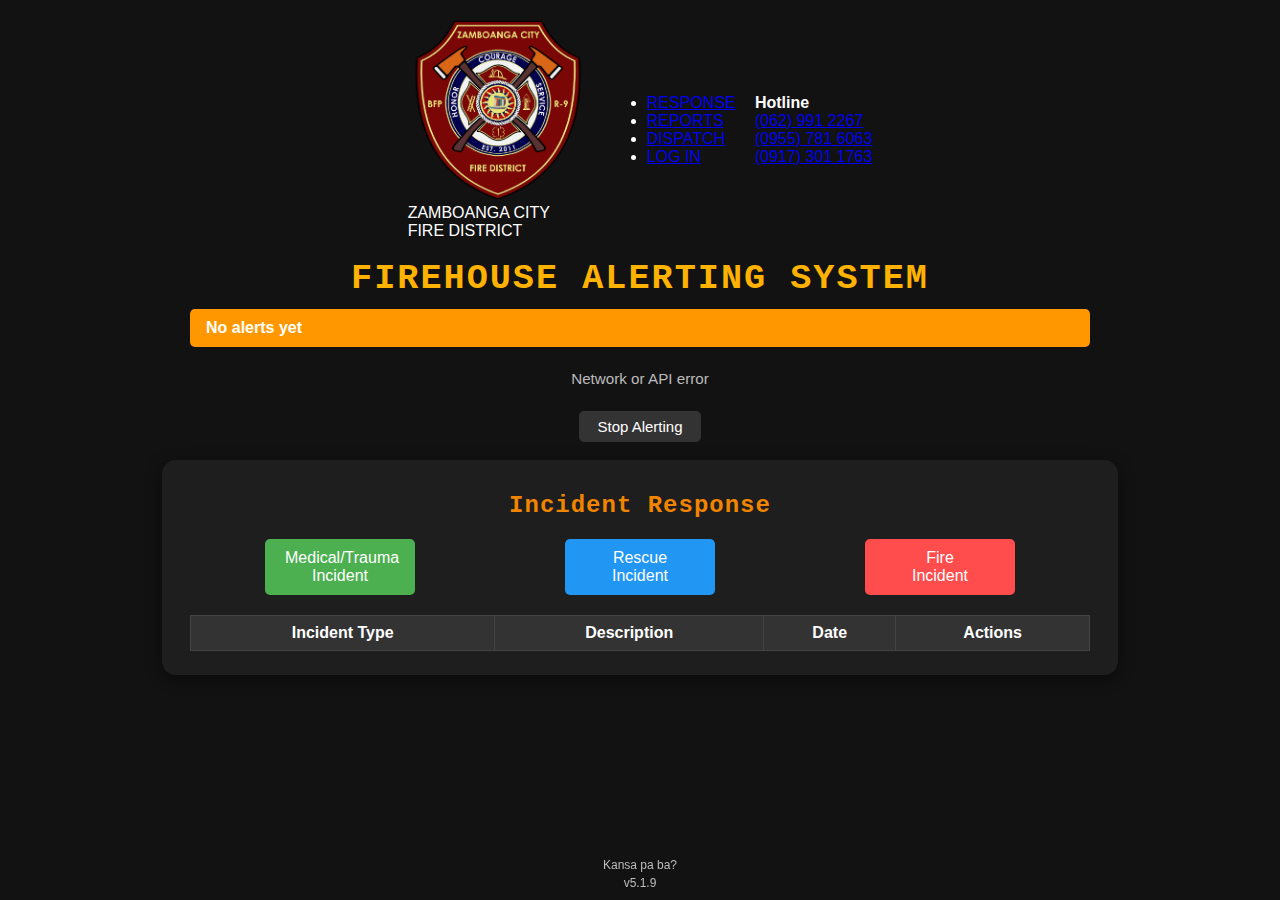
<file: index.html>
<!DOCTYPE html>
<html lang="en">
<head>
    <meta charset="UTF-8">
    <meta name="viewport" content="width=device-width, initial-scale=1.0">
    <title>Incident Response</title>
    <link rel="icon" type="image/png" href="Image/ZCFD Logo.png">
    <link rel="stylesheet" href="style.css">
</head>
<body>
    <div class="logos">
        <div class="logo-title-group">
            <div class="logo-container">
                <!--<img src="Image/BFP Logo.png" alt="BFP Logo">-->
                <img src="Image/ZCFD Logo.png" alt="ZCFD Logo">
                <!--<img src="Image/IIS Logo.png" alt="IIS Logo">-->
            </div>
            <div class="text-title">
                ZAMBOANGA CITY </br>
                FIRE DISTRICT
            </div>
        </div>
        <!-- Navigation Bar -->
        <nav class="main-nav">
            <ul>
                <li><a href="index.html">RESPONSE</a></li>
                <li><a href="mdfir.html">REPORTS</a></li>
                <li><a href="#" id="dispatcherNav">DISPATCH</a></li>
                <li><a href="#">LOG IN</a></li>
            </ul>
        </nav>
        <div class="contact-emergency">
            <strong>Hotline</strong><br>
            <a href="tel:0629912267">(062) 991 2267</a><br>
            <a href="tel:09557816063">(0955) 781 6063</a><br>
            <a href="tel:09173011763">(0917) 301 1763</a>
        </div>
    </div>

    <!-- Dispatcher Login Modal -->
    <div id="dispatcherModal" class="modal-bg" style="display:none;">
        <div class="modal-card">
            <span class="modal-close" id="closeDispatcherModal" title="Close">&times;</span>
            <h3>Dispatcher Login</h3>
            <form id="dispatcherLoginForm" autocomplete="off">
                <label for="dispatcherUser">Username:</label>
                <input type="text" id="dispatcherUser" required autofocus>
                <label for="dispatcherPass">Password:</label>
                <input type="password" id="dispatcherPass" required>
                <div id="dispatcherError" style="color:#f44336;font-size:0.95em;min-height:18px;"></div>
                <button type="submit">Login</button>
            </form>
        </div>
    </div>

    <div class="main-header">
        <span class="alerting-title">Firehouse Alerting System</span>
    </div>
    <div id="alertSection">
        <div id="alertBox">No alerts yet</div>
        <p id="status"></p>
        <button id="startBtn">Stop Alerting</button>
        <audio id="tone1" src="Tone/1st tone.mp3" preload="auto"></audio>
        <audio id="tone2" src="Tone/2nd tone.mp3" preload="auto"></audio>
    </div>
    <div class="container">
        <div class="incident-header">
            Incident Response
        </div>
        <div class="button-group">
            <button class="medical" onclick="location.href='medicalresponse.html'">Medical/Trauma Incident</button>
            <button class="rescue">Rescue Incident</button>
            <button class="fire" onclick="location.href='rtms_v3.html'">Fire <br>Incident</button>
        </div>
        <table>
            <thead>
                <tr>
                    <th>Incident Type</th>
                    <th>Description</th>
                    <th>Date</th>
                    <th>Actions</th>
                </tr>
            </thead>
            <tbody id="incidentTableBody">
                <!-- Data will be dynamically inserted here -->
            </tbody>
        </table>
    </div>
    <p class="credit">Kansa pa ba?</p>
    <p class="version">v5.1.9</p>
    <script src="main.js"></script>
    <script>

    // Dispatcher modal logic
    const dispatcherNav = document.getElementById('dispatcherNav');
    const dispatcherModal = document.getElementById('dispatcherModal');
    const closeDispatcherModal = document.getElementById('closeDispatcherModal');
    const dispatcherLoginForm = document.getElementById('dispatcherLoginForm');
    const dispatcherError = document.getElementById('dispatcherError');
    const dispatcherUser = document.getElementById('dispatcherUser');
    const dispatcherPass = document.getElementById('dispatcherPass');

    dispatcherNav.addEventListener('click', (e) => {
        e.preventDefault();
        dispatcherModal.style.display = 'flex';
        dispatcherError.textContent = '';
        dispatcherLoginForm.reset();
        setTimeout(() => dispatcherUser.focus(), 100);
    });

    closeDispatcherModal.addEventListener('click', () => {
        dispatcherModal.style.display = 'none';
    });

    dispatcherModal.addEventListener('click', (e) => {
        if (e.target === dispatcherModal) dispatcherModal.style.display = 'none';
    });

    dispatcherLoginForm.addEventListener('submit', function(e) {
        e.preventDefault();
        // Change these credentials as needed
        if (dispatcherUser.value === 'admin' && dispatcherPass.value === '123') {
            dispatcherModal.style.display = 'none';
            window.open('dispatch.html', '_blank');
        } else {
            dispatcherError.textContent = 'Invalid credentials.';
            dispatcherPass.value = '';
            dispatcherPass.focus();
        }
    });
    
    </script>
</body>
</html>
</file>
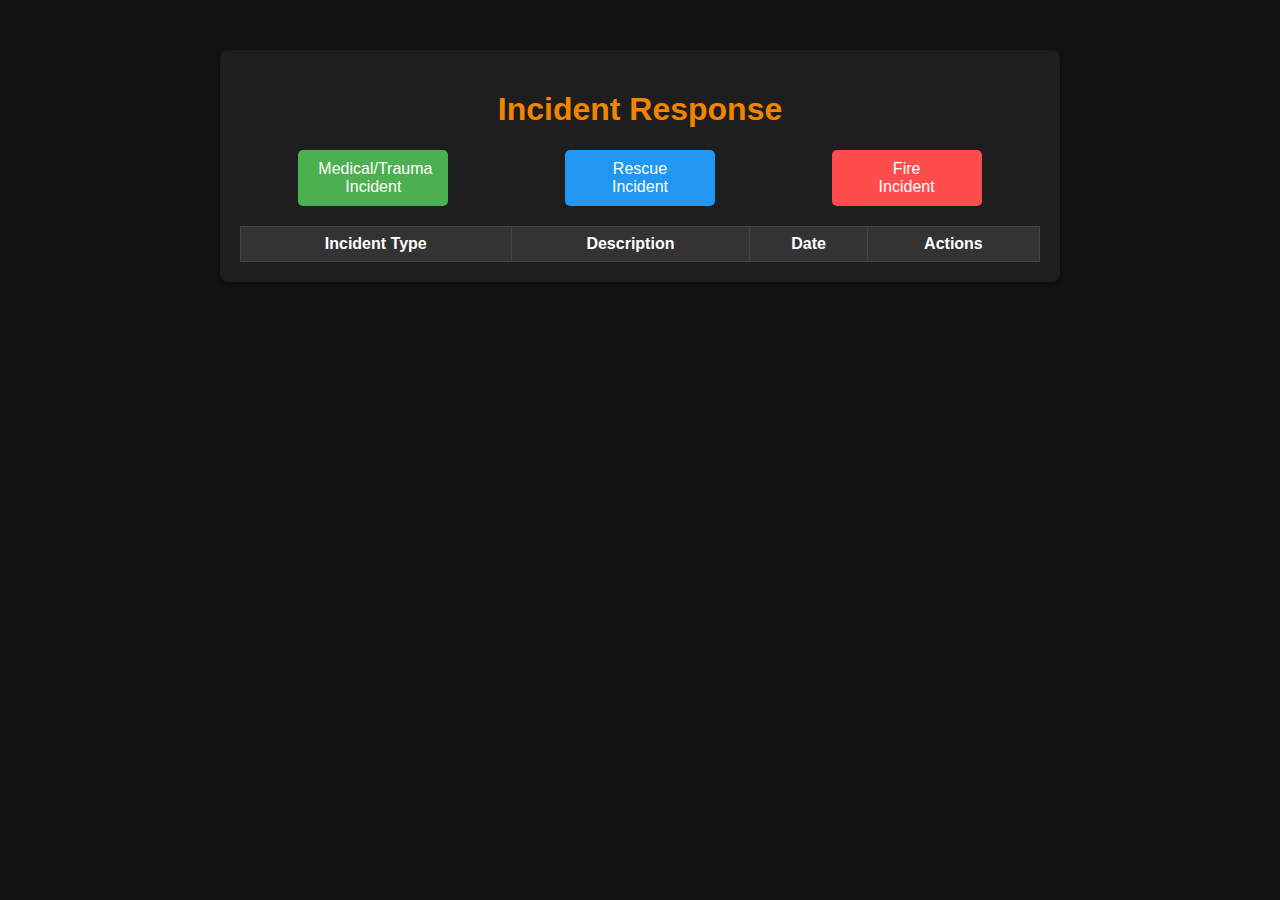
<file: dashboard.html>
<!DOCTYPE html>
<html lang="en">
<head>
    <meta charset="UTF-8">
    <meta name="viewport" content="width=device-width, initial-scale=1.0">
    <title>Incident Response</title>
    <style>
        body {
            font-family: Arial, sans-serif;
            margin: 0;
            padding: 0;
            background-color: #121212; /* Dark background */
            color: #ffffff; /* Light text color */
        }
        .container {
            max-width: 800px;
            margin: 50px auto;
            background: #1e1e1e; /* Darker container background */
            padding: 20px;
            border-radius: 8px;
            box-shadow: 0 2px 4px rgba(0, 0, 0, 0.5); /* Adjusted shadow for dark mode */
        }
        h1 {
            text-align: center;
            color: #f28500; /* Highlighted title color */
        }
        .button-group {
            display: flex;
            justify-content: space-around;
            margin: 20px 0;
        }
        .button-group button {
            padding: 10px 20px;
            font-size: 16px;
            border: none;
            border-radius: 5px;
            cursor: pointer;
            background-color: #333; /* Neutral button background */
            color: #fff; /* Light text color */
            transition: background-color 0.3s ease;
            width: 150px; /* Set a fixed width for uniform button size */
        }
        .button-group button:hover {
            background-color: #444; /* Slightly lighter on hover */
        }
        .button-group .fire {
            background-color: #ff4d4d;
        }
        .button-group .medical {
            background-color: #4caf50;
        }
        .button-group .rescue {
            background-color: #2196f3;
        }
        table {
            width: 100%;
            border-collapse: collapse;
            margin-top: 20px;
            background-color: #1e1e1e; /* Table background */
            color: #fff; /* Table text color */
        }
        table th, table td {
            border: 1px solid #444; /* Darker border for table */
            padding: 8px;
            text-align: center;
        }
        table th {
            background-color: #333; /* Header background */
        }
        .action-buttons button {
            margin: 0 5px;
            padding: 5px 10px;
            font-size: 14px;
            border: none;
            border-radius: 5px;
            cursor: pointer;
            transition: background-color 0.3s ease;
        }
        .action-buttons .edit {
            background-color: #ffc107;
            color: #000;
        }
        .action-buttons .delete {
            background-color: #f44336;
            color: #fff;
        }
    </style>
</head>
<body>
    <div class="container">
        <h1>Incident Response</h1>
        <div class="button-group">
            <button class="medical"onclick="location.href='medicalresponse.html'">Medical/Trauma Incident</button>
            <button class="rescue">Rescue Incident</button>
            <button class="fire" onclick="location.href='rtms_v3.html'">Fire <br>Incident</button>
        </div>
        <table>
            <thead>
                <tr>
                    <th>Incident Type</th>
                    <th>Description</th>
                    <th>Date</th>
                    <th>Actions</th>
                </tr>
            </thead>
            <tbody id="incidentTableBody">
                <!-- Data will be dynamically inserted here -->
            </tbody>
        </table>
    </div>

    <script>
        // Example data for demonstration
        const incidents = [

        ];

        function renderTable() {
            const tableBody = document.getElementById('incidentTableBody');
            tableBody.innerHTML = ''; // Clear existing rows

            incidents.forEach((incident, index) => {
                const row = document.createElement('tr');
                row.innerHTML = `
                    <td>${incident.type}</td>
                    <td>${incident.description}</td>
                    <td>${incident.date}</td>
                    <td class="action-buttons">
                        <button class="edit" onclick="editIncident(${index})">Edit</button>
                        <button class="delete" onclick="deleteIncident(${index})">Delete</button>
                    </td>
                `;
                tableBody.appendChild(row);
            });
        }

        function editIncident(index) {
            const newDescription = prompt('Edit description:', incidents[index].description);
            if (newDescription !== null) {
                incidents[index].description = newDescription;
                renderTable();
            }
        }

        function deleteIncident(index) {
            if (confirm('Are you sure you want to delete this incident?')) {
                incidents.splice(index, 1);
                renderTable();
            }
        }

        // Initial render
        renderTable();
    </script>
</body>
</html>
</file>
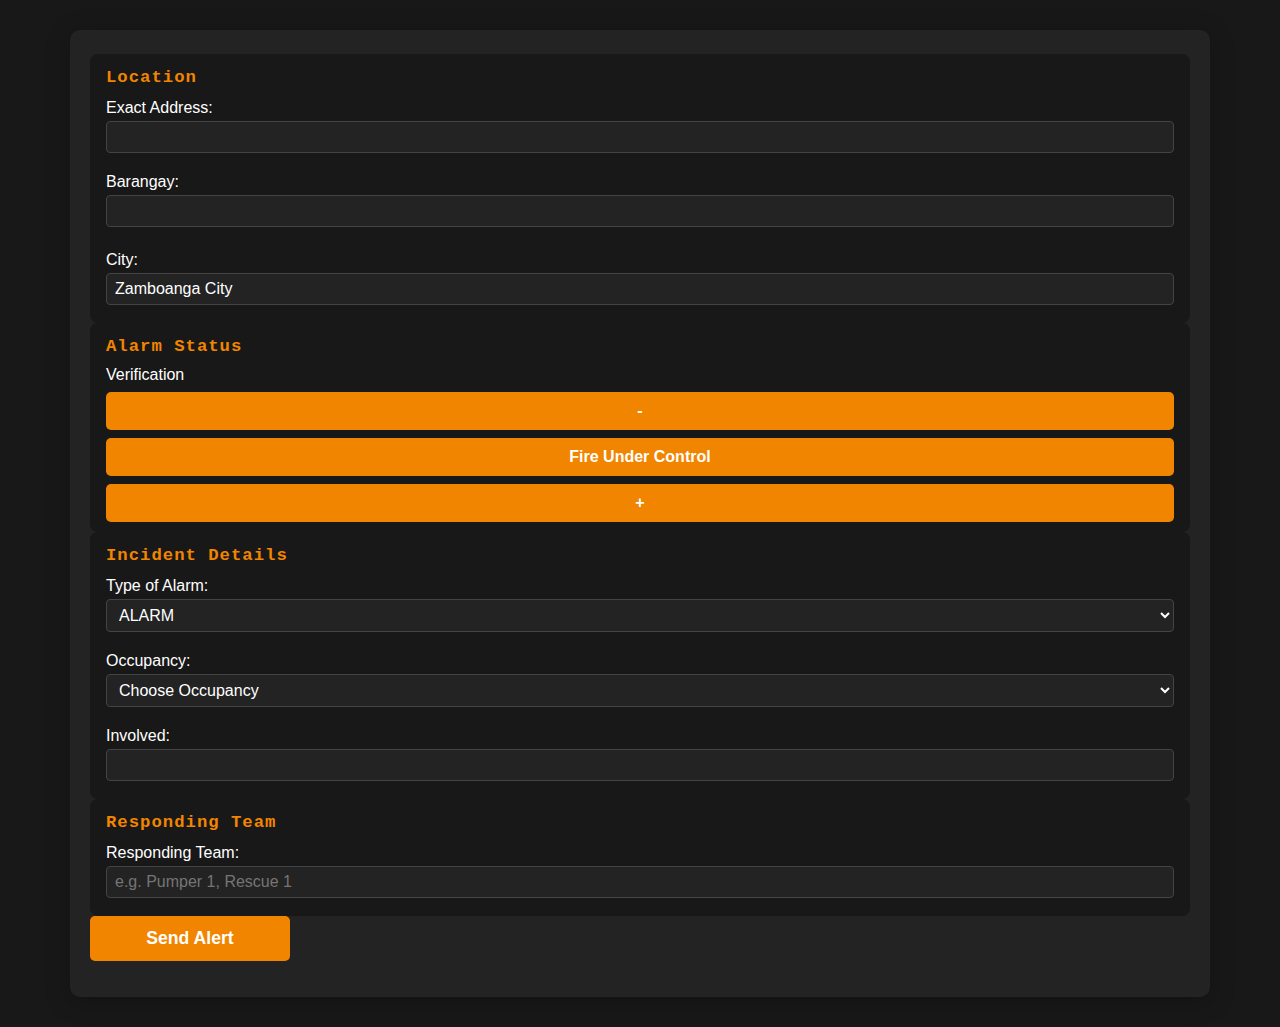
<file: dispatch.html>
<!DOCTYPE html>
<html lang="en">
<head>
    <meta charset="UTF-8">
    <title>Dispatcher CAD Entry</title>
    <meta name="viewport" content="width=device-width, initial-scale=1.0">
    <link rel="stylesheet" href="dispatch.css">
</head>
<body>
    <div class="dispatch-cad-container">
        <form id="dispatchForm" autocomplete="off">
            <div class="cad-section">
                <h3>Location</h3>
                <label for="exactaddress">Exact Address:</label>
                <input type="text" id="exactaddress" name="exactaddress" required>
                <div class="location-row">
                    <div>
                        <label for="barangay">Barangay:</label>
                        <input type="text" id="barangay" name="barangay" autocomplete="off" required oninput="filterBarangays()" onkeydown="handleBarangayKeydown(event)">
                        <ul id="barangay-suggestions" class="hidden"></ul>
                    </div>
                    <div>
                        <label for="city">City:</label>
                        <input type="text" id="city" name="city" value="Zamboanga City" required>
                    </div>
                </div>
            </div>
            <div class="cad-section">
                <h3>Alarm Status</h3>
                <input type="hidden" id="alarm" name="alarm" value="">
                <div class="alarm-status-row">
                    <span id="alarm-status-label">Verification</span>
                    <div class="alarm-buttons-row">
                        <button type="button" class="minus-alarm" id="alarm-minus">-</button>
                        <button type="button" class="fire-under-control" id="alarm-under-control">Fire Under Control</button>
                        <button type="button" class="plus-alarm" id="alarm-plus">+</button>
                    </div>
                </div>
                <div id="alarm-log-container"></div>
            </div>
            <div class="cad-section">
                <h3>Incident Details</h3>
                <label for="type">Type of Alarm:</label>
                <select id="type" name="type" required>
                    <option value="ALARM">ALARM</option>
                    <option value="FIRE">FIRE</option>
                    <option value="MEDICAL">MEDICAL</option>
                </select>
                <label for="occupancy">Occupancy:</label>
                <select id="occupancy" name="occupancy" required>
                    <option value="" disabled selected hidden>Choose Occupancy</option>
                    <option value="structural">Structural</option>
                    <option value="non structural">Non Structural</option>
                </select>
                <label for="involved">Involved:</label>
                <input type="text" id="involved" name="involved" required>
            </div>
            <div class="cad-section">
                <h3>Responding Team</h3>
                <label for="responders">Responding Team:</label>
                <input type="text" id="responders" name="responders" placeholder="e.g. Pumper 1, Rescue 1" required>
            </div>
            <div class="cad-row">
                <button type="submit" class="send-btn">Send Alert</button>
                <div class="msg" id="dispatchMsg"></div>
            </div>
        </form>
    </div>
    <script src="dispatch.js"></script>
</body>
</html>
        </form>
    </div>
    <script src="dispatch.js"></script>
</body>
</html>
</file>
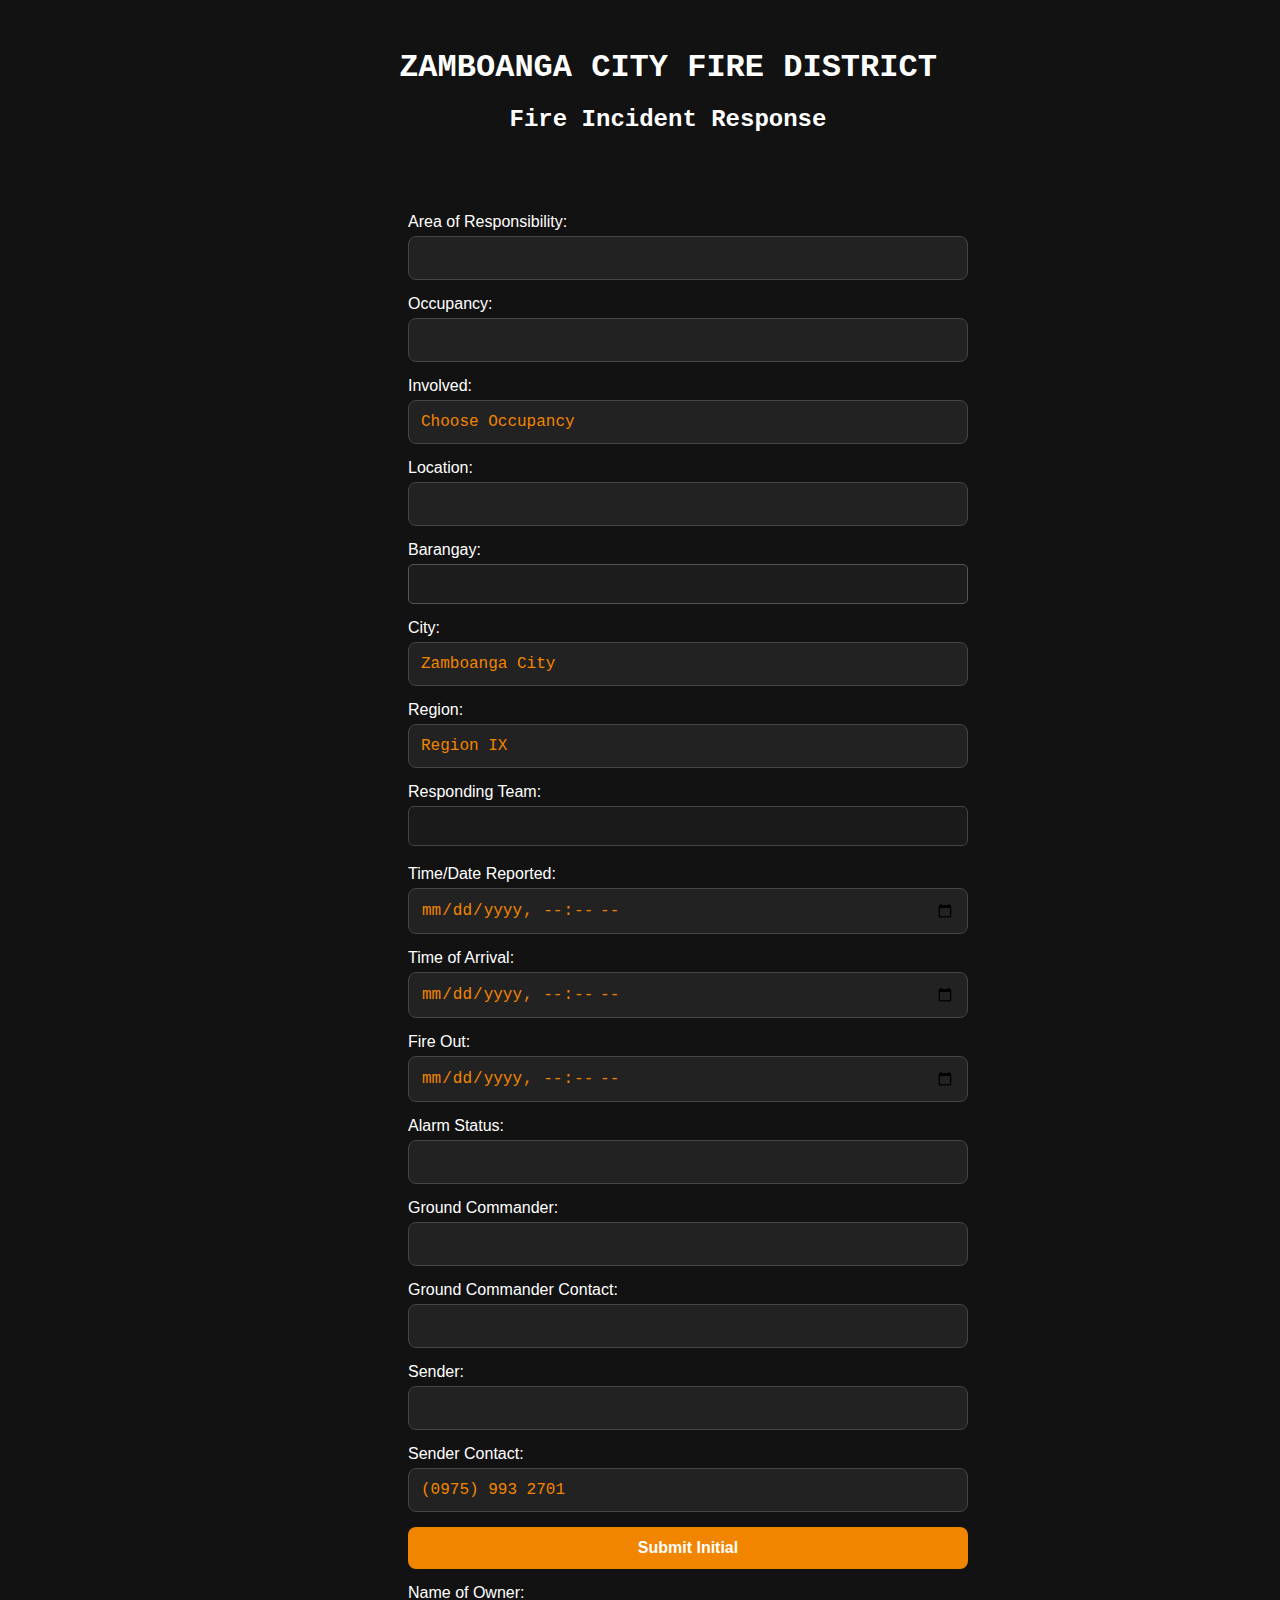
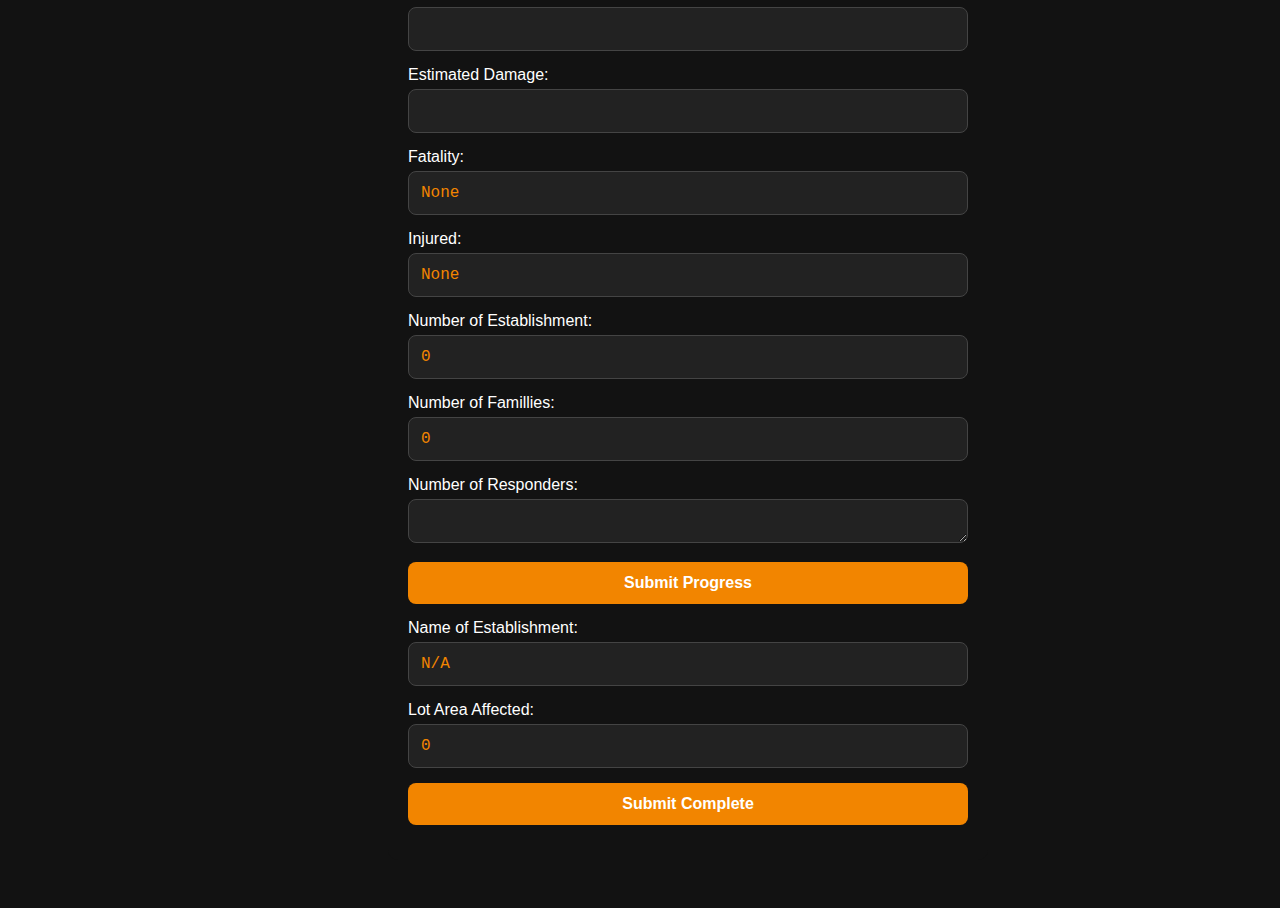
<file: fireresponse.html>
<!DOCTYPE html>
<html lang="en">
<head>
    <meta charset="UTF-8" />
    <meta name="viewport" content="width=device-width, initial-scale=1.0" />
    <title>ZCFD (RTMF)</title>
    <link rel="stylesheet" href="fireresponse.css" />
</head>
<body>

<h1>ZAMBOANGA CITY FIRE DISTRICT
</h1>
<h2>Fire Incident Response</h2>

<div class="container">
    <!--
    <div class="dashboard">
        <h2>DASHBOARD</h2>
        <p>History</p>

    </div>
    -->
    <div class="form-container">
        
        <form id="incidentForm">
        <h2></h2>
        <!-- Area of Responsibility Dropdown -->
        <label for="aor">Area of Responsibility:</label>
        <select id="aor" >
                    <option value=""></option>
                    <option value="Intelligence and Investigation Section, ZCFD">Intelligence and Investigation Section</option>
                    <option value="Zamboanga City Fire District">Zamboanga City Fire District</option>
                    <option value="Zamboanga City Central Fire Station, ZCFD">Zamboanga City Central Fire Station</option>
                    <option value="Ayala Fire Sub-Station, ZCFD">Ayala Fire Sub-Station</option>
                    <option value="Boalan Fire Sub-Station, ZCFD">Boalan Fire Sub-Station</option>
                    <option value="Buenavista Fire Sub-Station, ZCFD">Buenavista Fire Sub-Station</option>
                    <option value="Cabaluay Fire Sub-Station, ZCFD">Cabaluay Fire Sub-Station</option>
                    <option value="Calarian Fire Sub-Station, ZCFD">Calarian Fire Sub-Station</option>
                    <option value="Culianan Fire Sub-Station, ZCFD">Culianan Fire Sub-Station</option>
                    <option value="Guiwan Fire Sub-Station, ZCFD">Guiwan Fire Sub-Station</option>
                    <option value="Labuan Fire Sub-Station, ZCFD">Labuan Fire Sub-Station</option>
                    <option value="Lunzuran Fire Sub-Station, ZCFD">Lunzuran Fire Sub-Station</option>
                    <option value="Mampang Fire Sub-Station, ZCFD">Mampang Fire Sub-Station</option>
                    <option value="Manicahan Fire Sub-Station, ZCFD">Manicahan Fire Sub-Station</option>
                    <option value="Mercedes Fire Sub-Station, ZCFD">Mercedes Fire Sub-Station</option>
                    <option value="Pasonanca Fire Sub-Station, ZCFD">Pasonanca Fire Sub-Station</option>
                    <option value="Putik Fire Sub-Station, ZCFD">Putik Fire Sub-Station</option>
                    <option value="Quiniput Fire Sub-Station, ZCFD">Quiniput Fire Sub-Station</option>
                    <option value="Recodo Fire Sub-Station, ZCFD">Recodo Fire Sub-Station</option>
                    <option value="Sangali Fire Sub-Station, ZCFD">Sangali Fire Sub-Station</option>
                    <option value="Sta Catalina Fire Sub-Station, ZCFD">Sta Catalina Fire Sub-Station</option>
                    <option value="San Jose Gusu Fire Sub-Station, ZCFD">San Jose Gusu Fire Sub-Station</option>
                    <option value="San Roque Fire Sub-Station, ZCFD">San Roque Fire Sub-Station</option>
                    <option value="Sta Maria Fire Sub-Station, ZCFD">Sta Maria Fire Sub-Station</option>
                    <option value="Talisayan Fire Sub-Station, ZCFD">Talisayan Fire Sub-Station</option>
                    <option value="Talon-Talon Fire Sub-Station, ZCFD">Talon-Talon Fire Sub-Station</option>
                    <option value="Tetuan Fire Sub-Station, ZCFD">Tetuan Fire Sub-Station</option>
                    <option value="Tigbalabag Fire Sub-Station, ZCFD">Tigbalabag Fire Sub-Station</option>
                    <option value="Tugbungan Fire Sub-Station, ZCFD">Tugbungan Fire Sub-Station</option>
                    <option value="Tumaga Fire Sub-Station, ZCFD">Tumaga Fire Sub-Station</option>
                    <option value="Vitali Fire Sub-Station, ZCFD">Vitali Fire Sub-Station</option>
        </select>

        <!-- Occupancy (Auto-filled but editable) -->
        <label for="occupancy">Occupancy:</label>
        <select id="occupancy"  onchange="updateInvolvedOptions()">
            <option value=""></option>
            <option value="structural">Structural</option>
            <option value="non structural">Non Structural</option>
        </select>

        <!-- Involved -->
        <label for="involved">Involved:</label>
        <select id="involved">
            <option value="">Choose Occupancy</option>
        </select>

        <!-- Location -->
        <label for="location">Location:</label>
        <input type="text" id="location"  />

        <label for="barangay">Barangay:</label>
        <input type="text" id="barangay" oninput="filterBarangays()" onkeydown="handleKeydown(event)" autocomplete="off"  />
        <ul id="suggestions" class="hidden"></ul>

        <label for="city">City:</label>
        <input type="text" id="city" value="Zamboanga City"  />

        <label for="region">Region:</label>
        <input type="text" id="region" value="Region IX"  />
        
        <!-- RESPONDING TEAM -->
        <label for="respondingTeam">Responding Team:</label>
        <textarea id="respondingTeam" wrap="soft" rows="1" readonly onclick="showModal()"></textarea>

        <!-- Modal -->
        <div id="apparatusModal" class="modal">
            <div class="modal-content">
                <span class="close">&times;</span>
                <div id="apparatusList"></div>
                <button id="confirmApparatus">Confirm</button>
            </div>
        </div>

        <!-- Date and Time -->
        <label for="dateTimeReported">Time/Date Reported:</label>
        <input type="datetime-local" id="dateTimeReported" onclick="this.showPicker()" />

        <label for="timeArrival">Time of Arrival:</label>
        <input type="datetime-local" id="timeArrival" onclick="this.showPicker()" />

        <label for="timeFireOut">Fire Out:</label>
        <input type="datetime-local" id="timeFireOut" onclick="this.showPicker()" />

        <!-- Alarm Status Dropdown -->
        <label for="alarm">Alarm Status:</label>
        <select id="alarm" >
            <option value=""></option>
            <option value="1st Alarm">1st Alarm</option>
            <option value="2nd Alarm">2nd Alarm</option>
            <option value="3rd Alarm">3rd Alarm</option>
            <option value="4th Alarm">4th Alarm</option>
            <option value="5th Alarm">5th Alarm</option>
            <option value="Task Force Alpha">Task Force Alpha</option>
            <option value="Task Force Bravo">Task Force Bravo</option>
            <option value="Task Force Charlie">Task Force Charlie</option>
            <option value="Task Force Delta">Task Force Delta</option>
            <option value="Task Force Echo">Task Force Echo</option>
            <option value="General Alarm">General Alarm</option>
            <option value="Fire Out Upon Arrival">Fire Out Upon Arrival</option>
            <option value="Unresponded">Unresponded</option>
        </select>

        <!-- Ground Commander -->
        <label for="commander">Ground Commander:</label>
        <input type="text" id="commander"  />

        <label for="commanderContact">Ground Commander Contact:</label>
        <input type="tel" id="commanderContact" maxlength="16" oninput="formatPhoneInput(this)"  />

        <!-- Sender -->
        <label for="sender">Sender:</label>
        <input type="text" id="sender"  />

        <label for="senderContact">Sender Contact:</label>
        <input type="tel" id="senderContact" maxlength="16" oninput="formatPhoneInput(this)" value="(0975) 993 2701"  />

        <!-- Submit INITIAL Button -->
        <button type="button" onclick="submitInitial()">Submit Initial</button>

        <label for="owner">Name of Owner:</label>
        <input type="text" id="owner" value=""  />

        <label for="damage">Estimated Damage:</label>
        <input type="text" id="damage" value=""  oninput="formatDamageInput(this)" />

        <label for="fatality">Fatality:</label>
        <input type="text" id="fatality" value="None"  />
        
        <label for="injured">Injured:</label>
        <input type="text" id="injured" value="None"  />

        <label for="noofestablishment">Number of Establishment:</label>
        <input type="text" id="noofestablishment" value="0"  />

        <label for="nooffamilies">Number of Famillies:</label>
        <input type="text" id="nooffamilies" value="0"  />

        <label for="responders">Number of Responders:</label>
        <textarea id="responders" rows="1" readonly></textarea>

        <!-- Submit PROGRESS Button -->
        <button type="button" onclick="submitProgress()">Submit Progress</button>

        <label for="nameofestablishment">Name of Establishment:</label>
        <input type="text" id="nameofestablishment" value="N/A"  />

        <label for="sqm">Lot Area Affected:</label>
        <input type="number" id="sqm" value="0"  />  
        
        <!-- Submit COMPLETE Button -->
        <button type="button" onclick="submitComplete()">Submit Complete</button>

        </form>
    </div>

    <script src="fireresponse.js"></script>
</body>
</html>
</file>
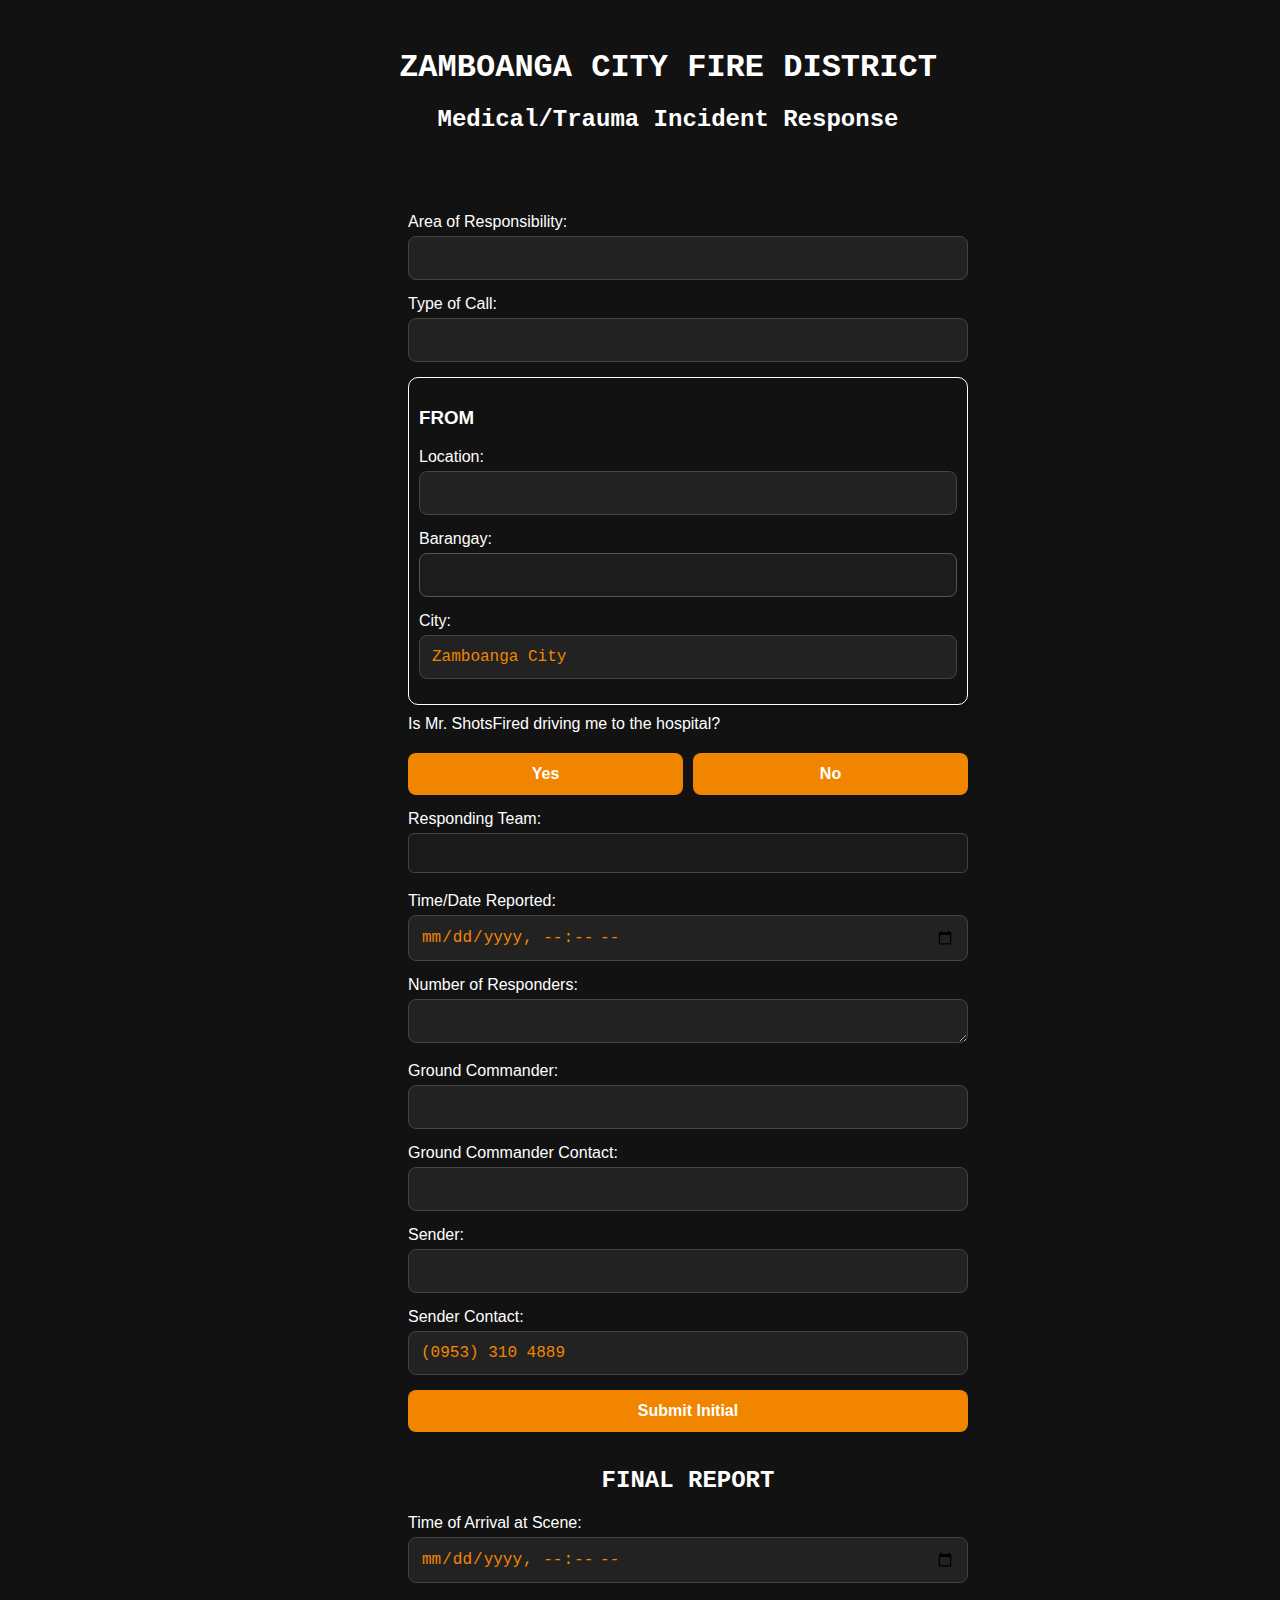
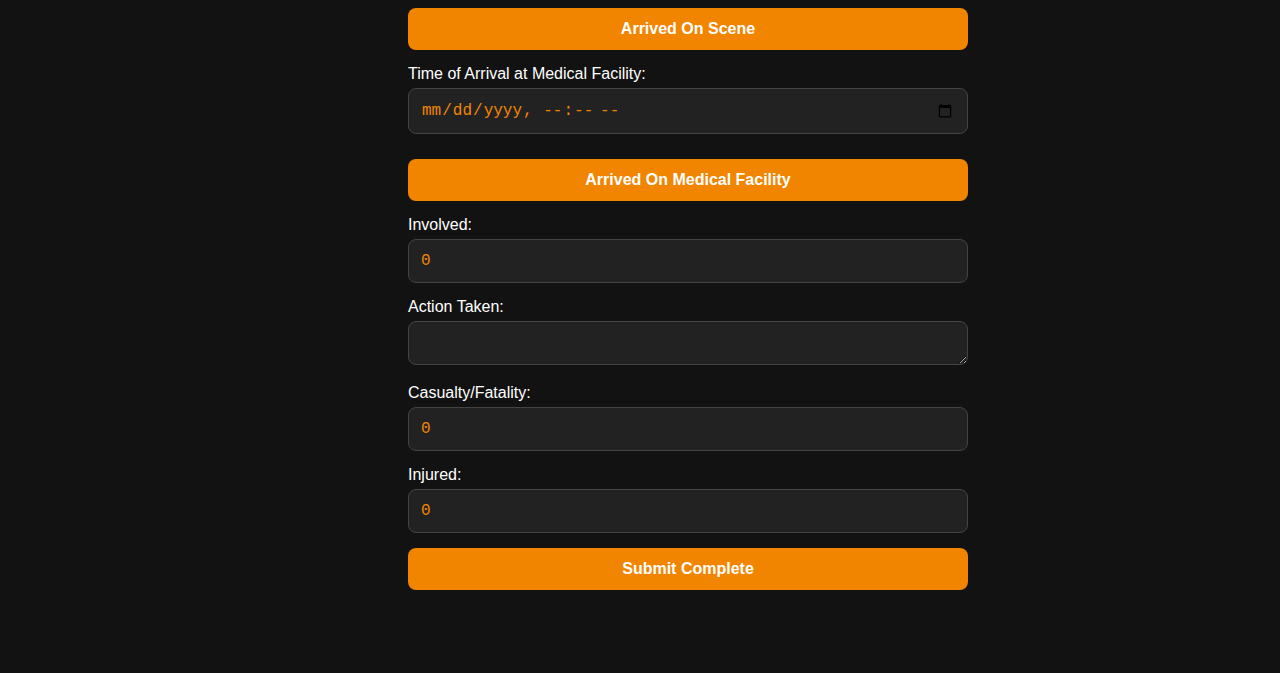
<file: medicalresponse.html>
<!DOCTYPE html>
<html lang="en">
<head>
    <meta charset="UTF-8" />
    <meta name="viewport" content="width=device-width, initial-scale=1.0" />
    <title>ZCFD (RTMF)</title>
    <link rel="stylesheet" href="medicalresponse.css" />
</head>
<body>

<h1>ZAMBOANGA CITY FIRE DISTRICT
</h1>
<h2>Medical/Trauma Incident Response</h2>

<div class="container">
    <!--
    <div class="dashboard">
        <h2>DASHBOARD</h2>
        <p>History</p>

    </div>
    -->
    <div class="form-container">
        
        <form id="incidentForm">
        <h2></h2>
        <!-- Area of Responsibility Dropdown -->
        <label for="aor">Area of Responsibility:</label>
        <select id="aor" >
                    <option value=""></option>
                    <option value="ZAMBOAGA CITY CENTRAL FIRE STATION, EMS">Emergency Medical Services, ZCFS</option>
                    <option value="Zamboanga City Central Fire Station, ZCFD">Zamboanga City Central Fire Station</option>
                    <option value="Ayala Fire Sub-Station, ZCFD">Ayala Fire Sub-Station</option>
                    <option value="Boalan Fire Sub-Station, ZCFD">Boalan Fire Sub-Station</option>
                    <option value="Buenavista Fire Sub-Station, ZCFD">Buenavista Fire Sub-Station</option>
                    <option value="Cabaluay Fire Sub-Station, ZCFD">Cabaluay Fire Sub-Station</option>
                    <option value="Calarian Fire Sub-Station, ZCFD">Calarian Fire Sub-Station</option>
                    <option value="Culianan Fire Sub-Station, ZCFD">Culianan Fire Sub-Station</option>
                    <option value="Guiwan Fire Sub-Station, ZCFD">Guiwan Fire Sub-Station</option>
                    <option value="Labuan Fire Sub-Station, ZCFD">Labuan Fire Sub-Station</option>
                    <option value="Lunzuran Fire Sub-Station, ZCFD">Lunzuran Fire Sub-Station</option>
                    <option value="Mampang Fire Sub-Station, ZCFD">Mampang Fire Sub-Station</option>
                    <option value="Manicahan Fire Sub-Station, ZCFD">Manicahan Fire Sub-Station</option>
                    <option value="Mercedes Fire Sub-Station, ZCFD">Mercedes Fire Sub-Station</option>
                    <option value="Putik Fire Sub-Station, ZCFD">Putik Fire Sub-Station</option>
                    <option value="Quiniput Fire Sub-Station, ZCFD">Quiniput Fire Sub-Station</option>
                    <option value="Recodo Fire Sub-Station, ZCFD">Recodo Fire Sub-Station</option>
                    <option value="Sangali Fire Sub-Station, ZCFD">Sangali Fire Sub-Station</option>
                    <option value="Sta Catalina Fire Sub-Station, ZCFD">Sta Catalina Fire Sub-Station</option>
                    <option value="San Jose Gusu Fire Sub-Station, ZCFD">San Jose Gusu Fire Sub-Station</option>
                    <option value="San Roque Fire Sub-Station, ZCFD">San Roque Fire Sub-Station</option>
                    <option value="Sta Maria Fire Sub-Station, ZCFD">Sta Maria Fire Sub-Station</option>
                    <option value="Talisayan Fire Sub-Station, ZCFD">Talisayan Fire Sub-Station</option>
                    <option value="Talon-Talon Fire Sub-Station, ZCFD">Talon-Talon Fire Sub-Station</option>
                    <option value="Tetuan Fire Sub-Station, ZCFD">Tetuan Fire Sub-Station</option>
                    <option value="Tigbalabag Fire Sub-Station, ZCFD">Tigbalabag Fire Sub-Station</option>
                    <option value="Tumaga Fire Sub-Station, ZCFD">Tumaga Fire Sub-Station</option>
                    <option value="Vitali Fire Sub-Station, ZCFD">Vitali Fire Sub-Station</option>
        </select>
        
        <!-- TYPE OF CALL -->
        <label for="typeofcall">Type of Call:</label>
        <select id="typeofcall">
            <option value=""></option>
            <option value="medical call">Medical</option>
            <option value="trauma call">Trauma</option>
            <option value="patient transport">Transport</option>
        </select>

        <div class="callfromadress" style="border: 1px solid white; border-radius: 10px; padding: 10px; margin-bottom: 10px;background: #121212;">
            <h3>FROM</h3>
            <!-- Location -->
            <label for="fromlocation">Location:</label>
            <input type="text" id="fromlocation"  />

            <label for="frombarangay">Barangay:</label>
            <input type="text" id="frombarangay" oninput="filterBarangaysFrom()" onkeydown="handleKeydownFrom(event)" autocomplete="off"  />
            <ul id="suggestionsFrom" class="hidden"></ul>

            <label for="fromcity">City:</label>
            <input type="text" id="fromcity" value="Zamboanga City"  />

        </div>

        <label text aliign="center" for="whereto">Is Mr. ShotsFired driving me to the hospital?</label>
        <div class="button-container">
            
            <button type="button" onclick="toggleHospitalOption('yes')">Yes</button>
            <button type="button" onclick="toggleHospitalOption('no')">No</button>
        </div>

        <div id="medicalFacilitySection" class="hidden" style="margin-bottom: 20px;">
            <label for="medicalFacility">Select Medical Facility:</label>
            <select id="medicalFacility">
                <option value="">Select a facility</option>
                <option value="Zamboanga City Medical Center">Zamboanga City Medical Center</option>
                <option value="Ciudad Medical Zamboanga">Ciudad Medical Zamboanga</option>
                <option value="Brent Hospital and Colleges Inc.">Brent Hospital and Colleges Inc.</option>
                <option value="Zamboanga Peninsula Medical Center">Zamboanga Peninsula Medical Center</option>
                <option value="Western Mindanao Medical Center">Western Mindanao Medical Center</option>
                <option value="Mindanao Central Sanitarium">Mindanao Central Sanitarium</option>
                <option value="Zamboanga Doctors Hospital">Zamboanga Doctors Hospital</option>
            </select>
        </div>

        <div id="calltoaddress" class="calltoaddress hidden" style="border: 1px solid white; border-radius: 10px; padding: 10px; margin-bottom: 10px; background:#121212;">
            <h3>TO</h3>
            <label for="tolocation">Location:</label>
            <input type="text" id="tolocation"  />

            <label for="tobarangay">Barangay:</label>
            <input type="text" id="tobarangay" oninput="filterBarangaysTo()" onkeydown="handleKeydownTo(event)" autocomplete="off"  />
            <ul id="suggestionsTo" class="hidden"></ul>

            <label for="tocity">City:</label>
            <input type="text" id="tocity" value="Zamboanga City"  />

            <label for="toregion">Region:</label>
            <input type="text" id="toregion" value="Region IX"  />

        </div>
        
        <!-- RESPONDING TEAM -->
        <label for="respondingTeam">Responding Team:</label>
        <textarea id="respondingTeam" wrap="soft" rows="1" readonly onclick="showModal()"></textarea>

        <!-- Modal -->
        <div id="apparatusModal" class="modal">
            <div class="modal-content">
                <span class="close">&times;</span>
                <div id="apparatusList"></div>
                <button id="confirmApparatus">Confirm</button>
            </div>
        </div>

        <!-- Date and Time -->
        <label for="dateTimeReported">Time/Date Reported:</label>
        <input type="datetime-local" id="dateTimeReported" />

        <!-- RESPONDERS -->
        <label for="responders">Number of Responders:</label>
        <textarea id="responders" rows="1" readonly></textarea>

        <!-- Ground Commander -->
        <label for="commander">Ground Commander:</label>
        <input type="text" id="commander"  />

        <label for="commanderContact">Ground Commander Contact:</label>
        <input type="tel" id="commanderContact" maxlength="16" oninput="formatPhoneInput(this)"  />

        <!-- Sender -->
        <label for="sender">Sender:</label>
        <input type="text" id="sender"  />

        <label for="senderContact">Sender Contact:</label>
        <input type="tel" id="senderContact" maxlength="16" oninput="formatPhoneInput(this)" value="(0953) 310 4889"  />

        <!-- Submit INITIAL Button -->
        <button type="button" onclick="emssubmitInitial()">Submit Initial</button>




        <!-- FINAL REPORT -->
        
        <h2>FINAL REPORT</h2>

        <label for="timeArrivalofResidence">Time of Arrival at Scene:</label>
        <input type="datetime-local" id="timeArrivalofResidence" />
        <div style="margin-top: 10px;">
            <button type="button" onclick="setCurrentDateTime('timeArrivalofResidence')">Arrived On Scene</button>
        </div>

        <label for="timeArrivalofHospital">Time of Arrival at Medical Facility:</label>
        <input type="datetime-local" id="timeArrivalofHospital" />
        <div style="margin-top: 10px;">
            <button type="button" onclick="setCurrentDateTime('timeArrivalofHospital')">Arrived On Medical Facility</button>
        </div>

        <label for="involved">Involved:</label>
        <input type="text" id="involved" value="0"/>

        <label for="actiontaken">Action Taken:</label>
        <textarea id="actiontaken" rows="1" oninput="this.style.height = ''; this.style.height = this.scrollHeight + 'px';"></textarea>

        <label for="fatality">Casualty/Fatality:</label>
        <input type="text" id="fatality" value="0" oninput="handlePxDetails('fatality', 'fatalityDetails')" onkeypress="return isNumberKey(event)" />

        <label for="injured">Injured:</label>
        <input type="text" id="injured" value="0" oninput="handlePxDetails('injured', 'injuredDetails')" onkeypress="return isNumberKey(event)" />

        <div id="fatalityDetails" class="pxdetail" style="display: none; border: 1px solid #ccc; padding: 10px; margin-bottom: 10px;">
            <!-- Fatality details will be dynamically added here -->
        </div>

        <div id="injuredDetails" class="pxdetail" style="display: none; border: 1px solid #ccc; padding: 10px; margin-bottom: 10px;">
            <!-- Injured details will be dynamically added here -->
        </div>
     
        <!-- Submit COMPLETE Button -->
        <button type="button" onclick="submitComplete()">Submit Complete</button>

        </form>
    </div>

    <script src="medicalresponse.js"></script>
</body>
</html>
</file>
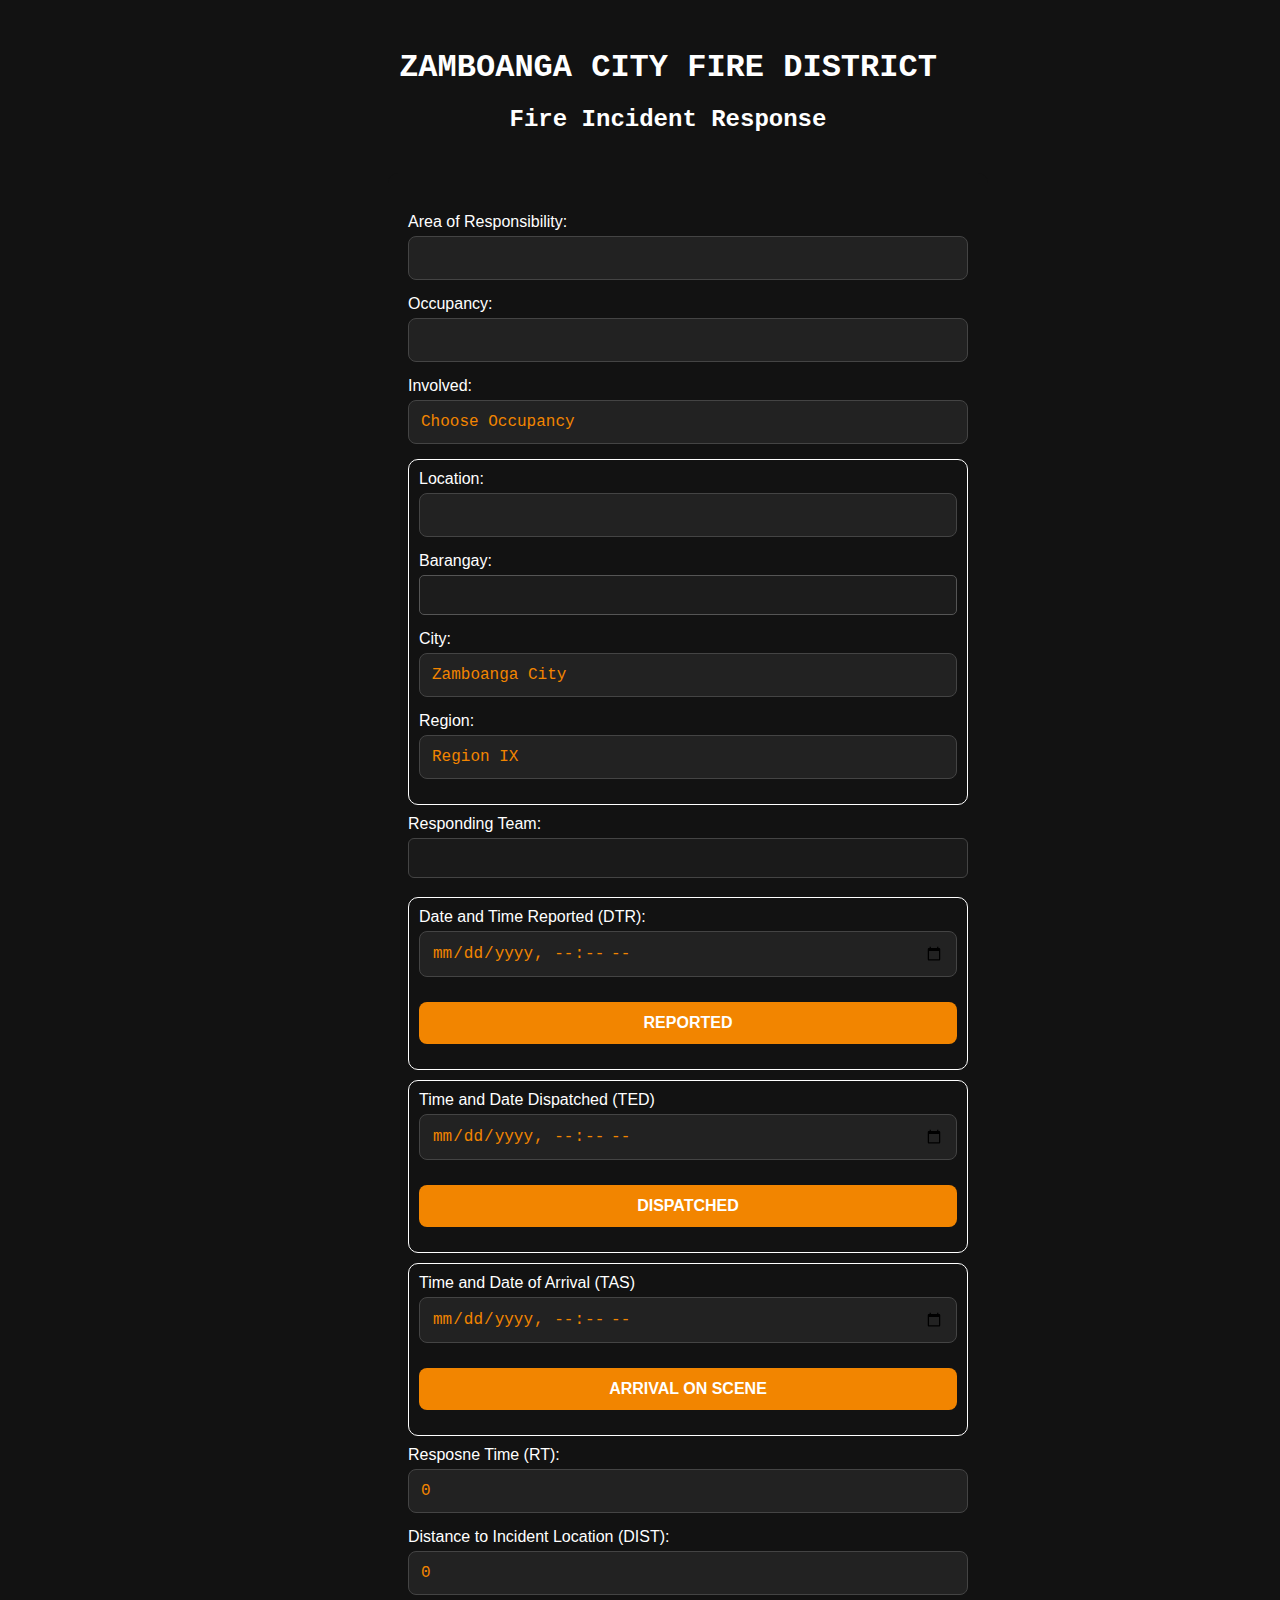
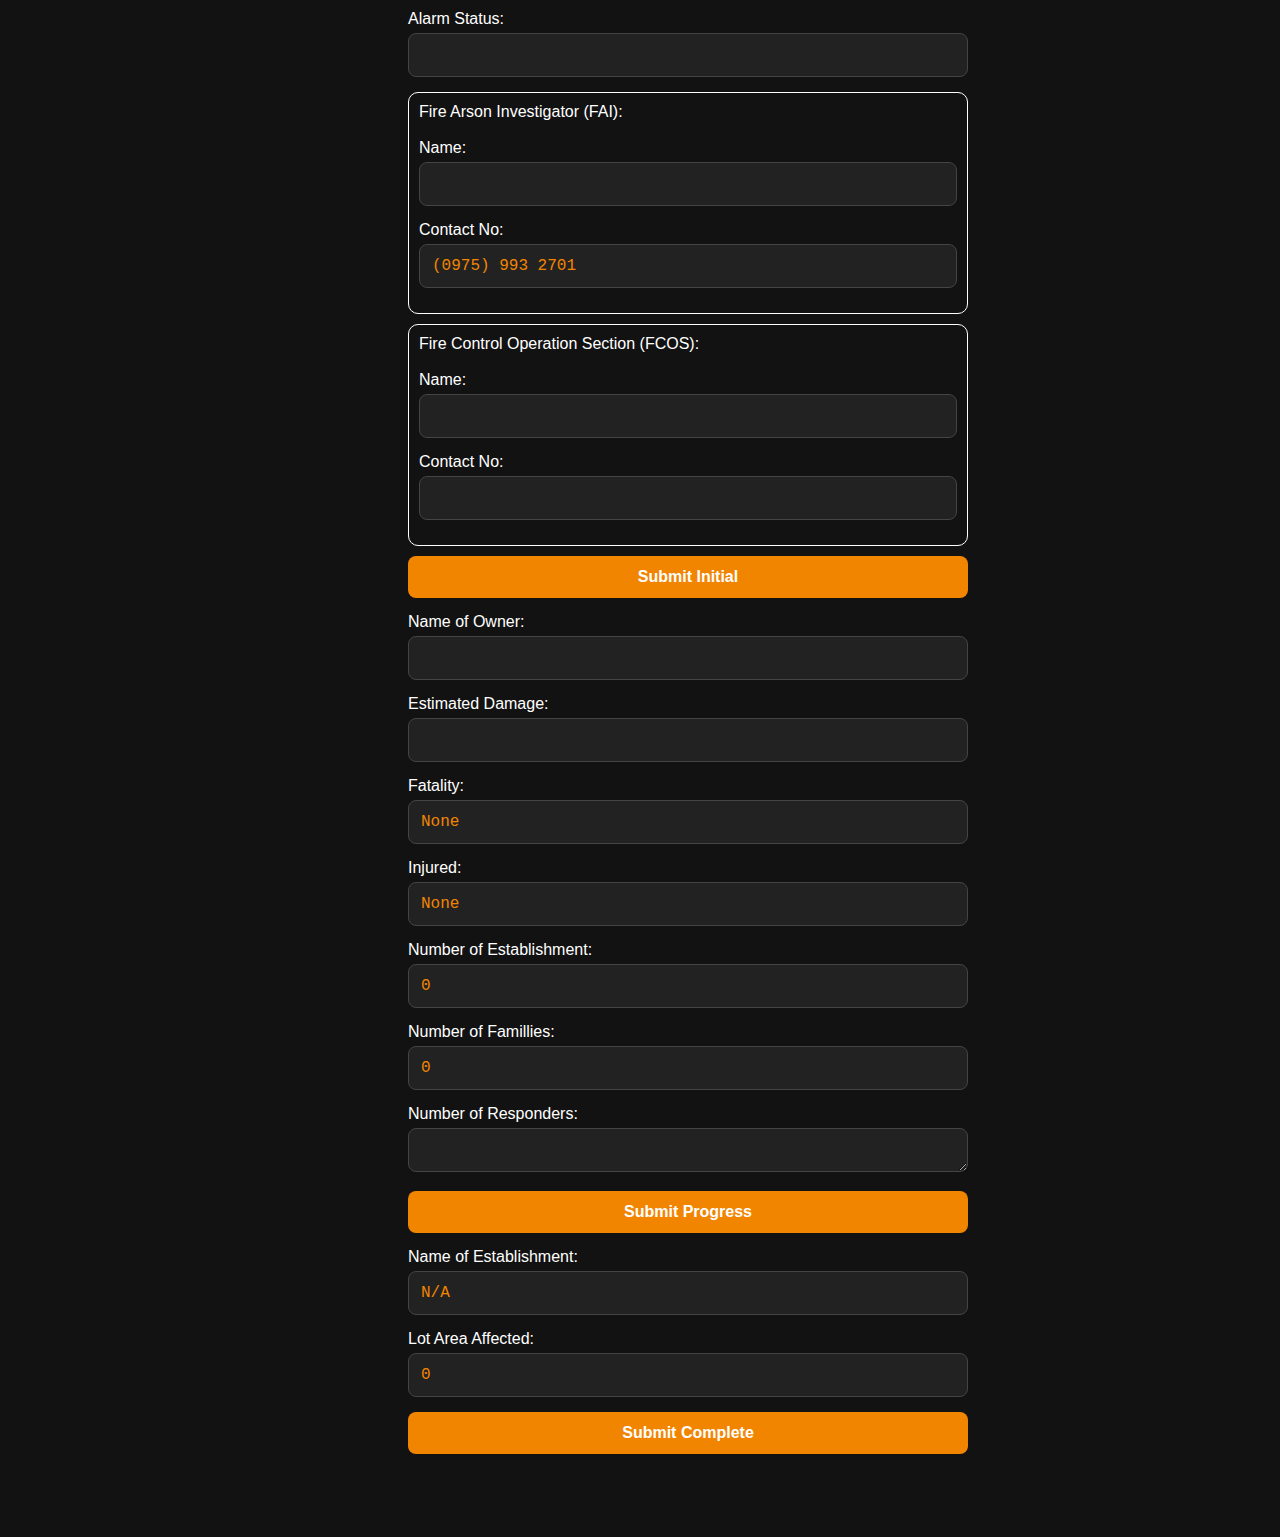
<file: rtms_v2.html>
<!DOCTYPE html>
<html lang="en">
<head>
    <meta charset="UTF-8" />
    <meta name="viewport" content="width=device-width, initial-scale=1.0" />
    <title>ZCFD (RTMF)</title>
    <link rel="stylesheet" href="fireresponse.css" />
</head>
<body>

<h1>ZAMBOANGA CITY FIRE DISTRICT
</h1>
<h2>Fire Incident Response</h2>

<div class="container">
    <!--
    <div class="dashboard">
        <h2>DASHBOARD</h2>
        <p>History</p>

    </div>
    -->
    <div class="form-container">
        
        <form id="incidentForm">
        <h2></h2>
        <!-- Area of Responsibility Dropdown -->
        
        <label for="aor">Area of Responsibility:</label>
        <select id="aor" >
                    <option value=""></option>
                    <option value="Intelligence and Investigation Section (IIS), Shift A, Mayor Cesar C Climaco Avenue, Barangay Zone II, Zamboanga City, ZCFD, R9">IIS, Shift A</option>
                    <option value="Intelligence and Investigation Section (IIS), Shift B, Mayor Cesar C Climaco Avenue, Barangay Zone II, Zamboanga City, ZCFD, R9">IIS, Shift B</option>

                    <!--Central Fire Station-->
                    <option value="Engine 23, Shift A, Central FS, Mayor Cesar C Climaco Avenue, Barangay Zone II, Zamboanga City, ZCFD, R9">CFS, E23, Shift A</option>
                    <option value="Engine 23, Shift B, Central FS, Mayor Cesar C Climaco Avenue, Barangay Zone II, Zamboanga City, ZCFD, R9">CFS, E23, Shift B</option>
                    <option value="Engine 36, Shift A, Central FS, Mayor Cesar C Climaco Avenue, Barangay Zone II, Zamboanga City, ZCFD, R9">CFS, E36, Shift A</option>
                    <option value="Engine 36, Shift B, Central FS, Mayor Cesar C Climaco Avenue, Barangay Zone II, Zamboanga City, ZCFD, R9">CFS, E36, Shift B</option>
                    <option value="Engine 01, Shift A, Central FS, Mayor Cesar C Climaco Avenue, Barangay Zone II, Zamboanga City, ZCFD, R9">CFS, E01, Shift A</option>
                    <option value="Engine 01, Shift B, Central FS, Mayor Cesar C Climaco Avenue, Barangay Zone II, Zamboanga City, ZCFD, R9">CFS, E01, Shift B</option>
                    <!--Ayala FSS-->
                    <option value="Engine 33, Shift A, Ayala FSS, Zamboanga City, ZCFD, R9">Ayala FSS, ZCFD</option>
                    <option value="Engine 33, Shift B, Ayala FSS, Zamboanga City, ZCFD, R9">Ayala FSS, ZCFD</option>
                    <!--Boalan FSS-->
                    <option value="Engine 11, Shift A, Boalan FSS, Zamboanga City, ZCFD, R9">Boalan FSS, Shift A</option>
                    <option value="Engine 11, Shift B, Boalan FSS, Zamboanga City, ZCFD, R9">Boalan FSS, Shift B</option>
                    <!--Buenavista FSS-->
                    <option value="Engine 16, Shift A, Buenavista FSS, Zamboanga City, ZCFD, R9">Buenavista FSS Shift A</option>
                    <option value="Engine 16, Shift B, Buenavista FSS, Zamboanga City, ZCFD, R9">Buenavista FSS Shift B</option>
                    <!--Cabaluay FSS-->
                    <option value="ZCDRRMO FT, Shift A, Cabaluay FSS, Zamboanga City, ZCFD, R9">Cabaluay FSS, Shift A</option>
                    <option value="ZCDRRMO FT, Shift B, Cabaluay FSS, Zamboanga City, ZCFD, R9">Cabaluay FSS, Shift B</option>
                    <!--Calarian FSS-->
                    <option value="Engine 30, Shift A, Calarian FSS, Zamboanga City, ZCFD, R9">Calarian FSS, Shift A</option>
                    <option value="Engine 30, Shift B, Calarian FSS, Zamboanga City, ZCFD, R9">Calarian FSS, Shift B</option>
                    <!--Culianan FSS-->
                    <option value="Engine 32, Shift A, Culianan FSS, Rural Service Center, Zone 2, Barnagay Culianan, Zamboanga City, ZCFD, R9">Culianan FSS, Shift A</option>
                    <option value="Engine 32, Shift B, Culianan FSS, Rural Service Center, Zone 2, Barnagay Culianan, Zamboanga City, ZCFD, R9">Culianan FSS, Shift B</option>
                    <!--Guiwan FSS-->
                    <option value="Engine 09, Shift A, Guiwan FSS, Zamboanga City, ZCFD, R9">Guiwan FSS, Shift A</option>
                    <option value="Engine 09, Shift B, Guiwan FSS, Zamboanga City, ZCFD, R9">Guiwan FSS, Shift B</option>
                    <!--Labuan FSS-->
                    <option value="Engine 24, Shift A, Labuan FSS, Zamboanga City, ZCFD, R9">Labuan FSS, Shift A</option>
                    <option value="Engine 24, Shift B, Labuan FSS, Zamboanga City, ZCFD, R9">Labuan FSS, Shift B</option>
                    <!--Lunzuran FSS-->
                    <option value="Engine 27, Shift A, Lunzuran FSS, Zamboanga City, ZCFD, R9">Lunzuran FSS, Shift A</option>
                    <option value="Engine 27, Shift B, Lunzuran FSS, Zamboanga City, ZCFD, R9">Lunzuran FSS, Shift B</option>
                    <!--Mampang FSS-->
                    <option value="Engine 25, Shift A, Mampang FSS, Zamboanga City, ZCFD, R9">Mampang FSS, Shift A</option>
                    <option value="Engine 25, Shift B, Mampang FSS, Zamboanga City, ZCFD, R9">Mampang FSS, Shift B</option>
                    <!--Manicahan FSS-->
                    <option value="Engine 29, Shift A, Manicahan FSS, Zamboanga City, ZCFD, R9">Manicahan FSS, Shift A</option>
                    <option value="Engine 29, Shift B, Manicahan FSS, Zamboanga City, ZCFD, R9">Manicahan FSS, Shift B</option>
                    <!--Mercedes FSS-->
                    <option value="Engine 28, Shift A, Mercedes FSS, Zamboanga City, ZCFD, R9">Mercedes FSS, Shift A</option>
                    <option value="Engine 28, Shift B, MMercedes FSS, Zamboanga City, ZCFD, R9">Mercedes FSS, Shift B</option>
                    <!--Pasonanca FSS-->
                    <option value="Engine 13, Shift A, Pasonanca FSS, Zamboanga City, ZCFD, R9">Pasonanca FSS, Shift A</option>
                    <option value="Engine 13, Shift B, Pasonanca FSS, Zamboanga City, ZCFD, R9">Pasonanca FSS, Shift B</option>
                    <!--Putik FSS-->
                    <option value="Engine 20, Shift A, Putik FSS, Zamboanga City, ZCFD, R9">Putik FSS, Shift A</option>
                    <option value="Engine 20, Shift B, Putik FSS, Zamboanga City, ZCFD, R9">Putik FSS, Shift B</option>
                    <!--Quiniput FSS-->
                    <option value="Engine 18, Shift A, Quiniput FSS, Zamboanga City, ZCFD, R9">Quiniput FSS, Shift A</option>
                    <option value="Engine 18, Shift B, Quiniput FSS, Zamboanga City, ZCFD, R9">Quiniput FSS, Shift B</option>
                    <!--Recodo FSS-->
                    <option value="Engine 14, Shift A, Recodo FSS, Zamboanga City, ZCFD, R9">Recodo FSS, Shift A</option>
                    <option value="Engine 14, Shift B, Recodo FSS, Zamboanga City, ZCFD, R9">Recodo FSS, Shift B</option>
                    <!--Sangali FSS-->
                    <option value="Engine 34, Shift A, Sangali FSS, Malasugat, Barangay Sangali, Zamboanga City, ZCFD, R9">Sangali FSS, Shift A</option>
                    <option value="Engine 34, Shift B, Sangali FSS, Malasugat, Barangay Sangali, Zamboanga City, ZCFD, R9">Sangali FSS, Shift B</option>
                    <!--San Jose Gusu FSS-->
                    <option value="Engine 19, Shift A, San Jose Gusu FSS, Zamboanga City, ZCFD, R9">San Jose Gusu FSS, Shift A</option>
                    <option value="Engine 19, Shift B, San Jose Gusu FSS, Zamboanga City, ZCFD, R9">San Jose Gusu FSS, Shift B</option>
                    <!--San Roque FSS-->
                    <option value="Engine 10, Shift A, San Roque FSS, Zamboanga City, ZCFD, R9">San Roque FSS, Shift A</option>
                    <option value="Engine 10, Shift B, San Roque FSS, Zamboanga City, ZCFD, R9">San Roque FSS, Shift B</option>
                    <!--Sta Catalina FSS-->
                    <option value="Engine 35, Shift A, Sta Catalina FSS, Zamboanga City, ZCFD, R9">Sta Catalina FSS, Shift A</option>
                    <option value="Engine 35, Shift B, Sta Catalina FSS, Zamboanga City, ZCFD, R9">Sta Catalina FSS, Shift B</option>
                    <!--Sta Maria FSS-->
                    <option value="Engine 26, Shift A, Sta Maria FSS, Zamboanga City, ZCFD, R9">Sta Maria FSS, Shift A</option>
                    <option value="Engine 26, Shift B, Sta Maria FSS, Zamboanga City, ZCFD, R9">Sta Maria FSS, Shift B</option>
                    <!--Talisayan FSS-->
                    <option value="Engine 15, Shift A, Talisayan FSS, Zamboanga City, ZCFD, R9">Talisayan FSS, Shift A</option>
                    <option value="Engine 15, Shift B, Talisayan FSS, Zamboanga City, ZCFD, R9">Talisayan FSS, Shift B</option>
                    <!--Talon-Talon FSS-->
                    <option value="Engine 12, Shift A, Talon-Talon FSS, Zamboanga City, ZCFD, R9">Talon-Talon FSS, Shift A</option>
                    <option value="Engine 12, Shift B, Talon-Talon FSS, Zamboanga City, ZCFD, R9">Talon-Talon FSS, Shift B</option>
                    <!--Tetuan FSS-->
                    <option value="Engine 05, Shift A, Tetuan FSS, Zamboanga City, ZCFD, R9">Tetuan FSS, Shift A</option>
                    <option value="Engine 05, Shift B, Tetuan FSS, Zamboanga City, ZCFD, R9">Tetuan FSS, Shift B</option>
                    <!--Tigbalabag FSS-->
                    <option value="Engine 07, Shift A, Tigbalabag FSS, Zamboanga City, ZCFD, R9">Tigbalabag FSS, Shift A</option>
                    <option value="Engine 07, Shift B, Tigbalabag FSS, Zamboanga City, ZCFD, R9">Tigbalabag FSS, Shift B</option>
                    <!--Tugbungan FSS-->
                    <option value="Engine 08, Shift A, Tugbungan FSS, Zamboanga City, ZCFD, R9">Tugbungan FSS, Shift A</option>
                    <option value="Engine 08, Shift B, Tugbungan FSS, Zamboanga City, ZCFD, R9">Tugbungan FSS, Shift B</option>
                    <!--Tumaga FSS-->
                    <option value="Engine 03, Shift A, Tumaga FSS, Zamboanga City, ZCFD, R9">Tumaga FSS, Shift A</option>
                    <option value="Engine 03, Shift B, Tumaga FSS, Zamboanga City, ZCFD, R9">Tumaga FSS, Shift B</option>
                    <!--Vitali FSS-->
                    <option value="Engine 31, Shift A, Vitali FSS, Zamboanga City, ZCFD, R9">Vitali FSS, Shift A</option>
                    <option value="Engine 31, Shift B, Vitali FSS, Zamboanga City, ZCFD, R9">Vitali FSS, Shift B</option>

        </select>

        <!-- Occupancy (Auto-filled but editable) -->
        <label for="occupancy">Occupancy:</label>
        <select id="occupancy"  onchange="updateInvolvedOptions()">
            <option value=""></option>
            <option value="structural">Structural</option>
            <option value="non structural">Non Structural</option>
        </select>

        <!-- Involved -->
        <label for="involved">Involved:</label>
        <select id="involved">
            <option value="">Choose Occupancy</option>
        </select>

        <div class="fai" style="border: 1px solid white; border-radius: 10px; padding: 10px; margin-bottom: 10px;background: #121212;">

            <label for="location">Location:</label>
            <input type="text" id="location"  />

            <label for="barangay">Barangay:</label>
            <input type="text" id="barangay" oninput="filterBarangays()" onkeydown="handleKeydown(event)" autocomplete="off"  />
            <ul id="suggestions" class="hidden"></ul>

            <label for="city">City:</label>
            <input type="text" id="city" value="Zamboanga City"  />

            <label for="region">Region:</label>
            <input type="text" id="region" value="Region IX"  />
        
        </div>
        <!-- Location -->
        
        
        <!-- RESPONDING TEAM -->
        <label for="respondingTeam">Responding Team:</label>
        <textarea id="respondingTeam" wrap="soft" rows="1" readonly onclick="showModal()"></textarea>

        <!-- Modal -->
        <div id="apparatusModal" class="modal">
            <div class="modal-content">
                <span class="close">&times;</span>
                <div id="apparatusList"></div>
                <button id="confirmApparatus">Confirm</button>
            </div>
        </div>
        
        <!-- DATE AND TIME NEW -->

        <!-- Date and Time Reported -->
        <div class="fai" style="border: 1px solid white; border-radius: 10px; padding: 10px; margin-bottom: 10px;background: #121212;">
            <label for="timedateReported">Date and Time Reported (DTR):</label>
            <input type="datetime-local" id="timedateReported" />
            
            <div style="margin-top: 10px;">
                <button type="button" onclick="setCurrentDateTime('timedateReported')">REPORTED</button>
            </div>
        </div>


        <!-- Date and Time Dispatched -->
            <div class="fai" style="border: 1px solid white; border-radius: 10px; padding: 10px; margin-bottom: 10px;background: #121212;">
            <label for="timedateDispatched">Time and Date Dispatched (TED)</label>
            <input type="datetime-local" id="timedateDispatched" />
            <div style="margin-top: 10px;">
                <button type="button" onclick="setCurrentDateTime('timedateDispatched')">DISPATCHED</button>
            </div>
        </div>

        
        <!-- Date and Time Arrived On Scene -->
            <div class="fai" style="border: 1px solid white; border-radius: 10px; padding: 10px; margin-bottom: 10px;background: #121212;">
            <label for="timedateArrival">Time and Date of Arrival (TAS)</label>
            <input type="datetime-local" id="timedateArrival" />
            <div style="margin-top: 10px;">
                <button type="button" onclick="setCurrentDateTime('timedateArrival')">ARRIVAL ON SCENE</button>
            </div>
        </div>

        <!-- Response Time -->
        <label for="responsetime">Resposne Time (RT):</label>
        <input type="number" id="responsetime" value="0"  />
        <!-- Distance to Incident Location -->
        <label for="distance">Distance to Incident Location (DIST):</label>
        <input type="number" id="distance" value="0"  />

        <!-- Date and Time Reported OOOLLDD

        <label for="dateTimeReported">Time and Date Reported (DTR):</label>
        <input type="datetime-local" id="dateTimeReported" onclick="this.showPicker()" />

        <label for="dateTimeDispatched">Time and Date Dispatched (TED):</label>
        <input type="datetime-local" id="dateTimeDispatched" onclick="this.showPicker()" />

        <label for="timeArrival">Time and Date of Arrival (TAS):</label>
        <input type="datetime-local" id="timeArrival" onclick="this.showPicker()" />

        <label for="responsetime">Resposne Time (RT):</label>
        <input type="number" id="responsetime" value="0"  />

        <label for="distance">Distance to Incident Location (DIST):</label>
        <input type="number" id="distance" value="None"  />

        <label for="timeFireOut">Fire Out:</label>
        <input type="datetime-local" id="timeFireOut" onclick="this.showPicker()" />

        -->

        <!-- Alarm Status Dropdown -->
        <label for="alarm">Alarm Status:</label>
        <select id="alarm" >
            <option value=""></option>
            <option value="1st Alarm">1st Alarm</option>
            <option value="2nd Alarm">2nd Alarm</option>
            <option value="3rd Alarm">3rd Alarm</option>
            <option value="4th Alarm">4th Alarm</option>
            <option value="5th Alarm">5th Alarm</option>
            <option value="Task Force Alpha">Task Force Alpha</option>
            <option value="Task Force Bravo">Task Force Bravo</option>
            <option value="Task Force Charlie">Task Force Charlie</option>
            <option value="Task Force Delta">Task Force Delta</option>
            <option value="Task Force Echo">Task Force Echo</option>
            <option value="General Alarm">General Alarm</option>
            <option value="Fire Out Upon Arrival">Fire Out Upon Arrival</option>
            <option value="Unresponded">Unresponded</option>
        </select>
        
        <div class="fai" style="border: 1px solid white; border-radius: 10px; padding: 10px; margin-bottom: 10px;background: #121212;">

        <!-- Sender -->
        <p2>Fire Arson Investigator (FAI):</p2></br></br>
        <label for="sender">Name:</label>
        <input type="text" id="sender"  />

        <label for="senderContact">Contact No:</label>
        <input type="tel" id="senderContact" maxlength="16" oninput="formatPhoneInput(this)" value="(0975) 993 2701"  />

        </div>

        <div class="fcos" style="border: 1px solid white; border-radius: 10px; padding: 10px; margin-bottom: 10px;background: #121212;">

            <!-- Ground Commander -->
            <p2 style="text-align: center;">Fire Control Operation Section (FCOS):</p2></br></br>
            <label for="commander">Name:</label>
            <input type="text" id="commander"  />

            <label for="commanderContact">Contact No:</label>
            <input type="tel" id="commanderContact" maxlength="16" oninput="formatPhoneInput(this)"  />

        </div>

        <!-- Submit INITIAL Button -->
        <button type="button" onclick="submitInitial()">Submit Initial</button>

        <label for="owner">Name of Owner:</label>
        <input type="text" id="owner" value=""  />

        <label for="damage">Estimated Damage:</label>
        <input type="text" id="damage" value=""  oninput="formatDamageInput(this)" />

        <label for="fatality">Fatality:</label>
        <input type="text" id="fatality" value="None"  />
        
        <label for="injured">Injured:</label>
        <input type="text" id="injured" value="None"  />

        <label for="noofestablishment">Number of Establishment:</label>
        <input type="text" id="noofestablishment" value="0"  />

        <label for="nooffamilies">Number of Famillies:</label>
        <input type="text" id="nooffamilies" value="0"  />

        <label for="responders">Number of Responders:</label>
        <textarea id="responders" rows="1" readonly></textarea>

        <!-- Submit PROGRESS Button -->
        <button type="button" onclick="submitProgress()">Submit Progress</button>

        <label for="nameofestablishment">Name of Establishment:</label>
        <input type="text" id="nameofestablishment" value="N/A"  />

        <label for="sqm">Lot Area Affected:</label>
        <input type="number" id="sqm" value="0"  />  
        
        <!-- Submit COMPLETE Button -->
        <button type="button" onclick="submitComplete()">Submit Complete</button>

        </form>
    </div>

    <script src="fireresponse.js"></script>
</body>
</html>
</file>
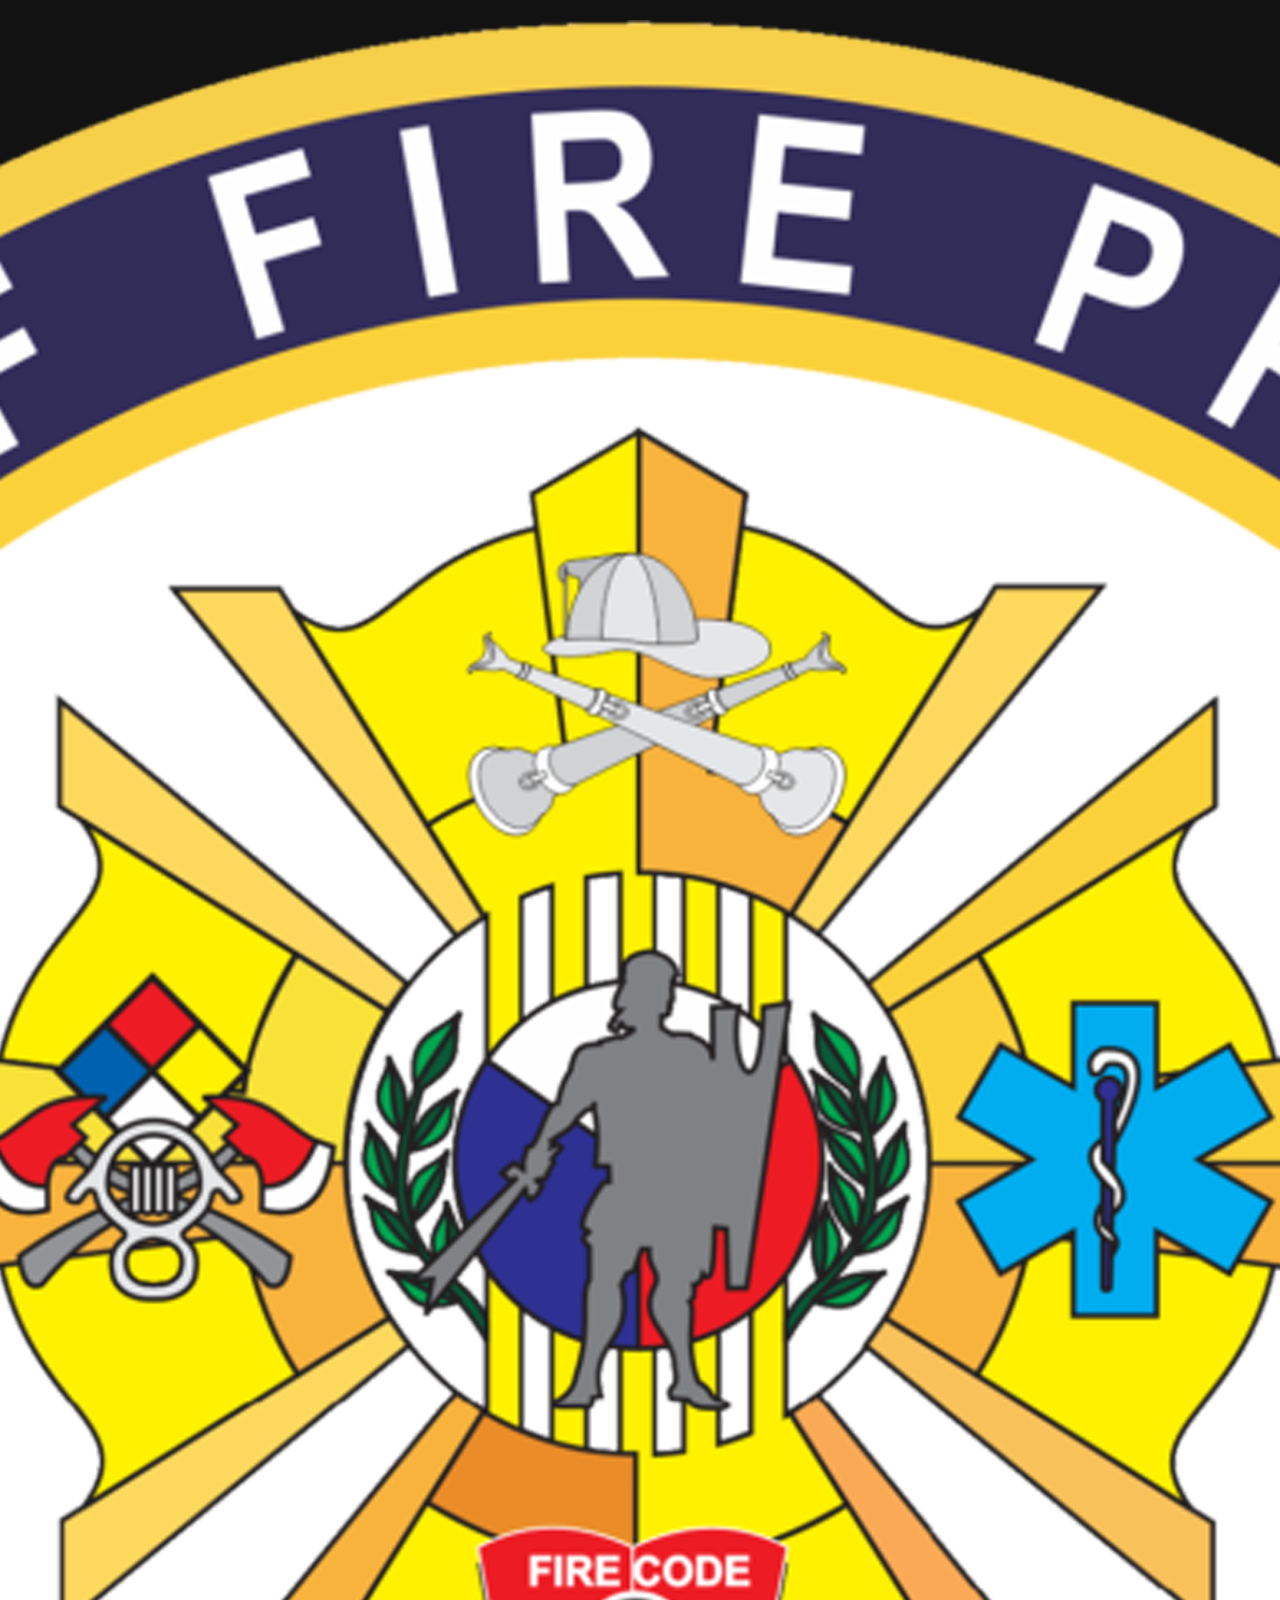
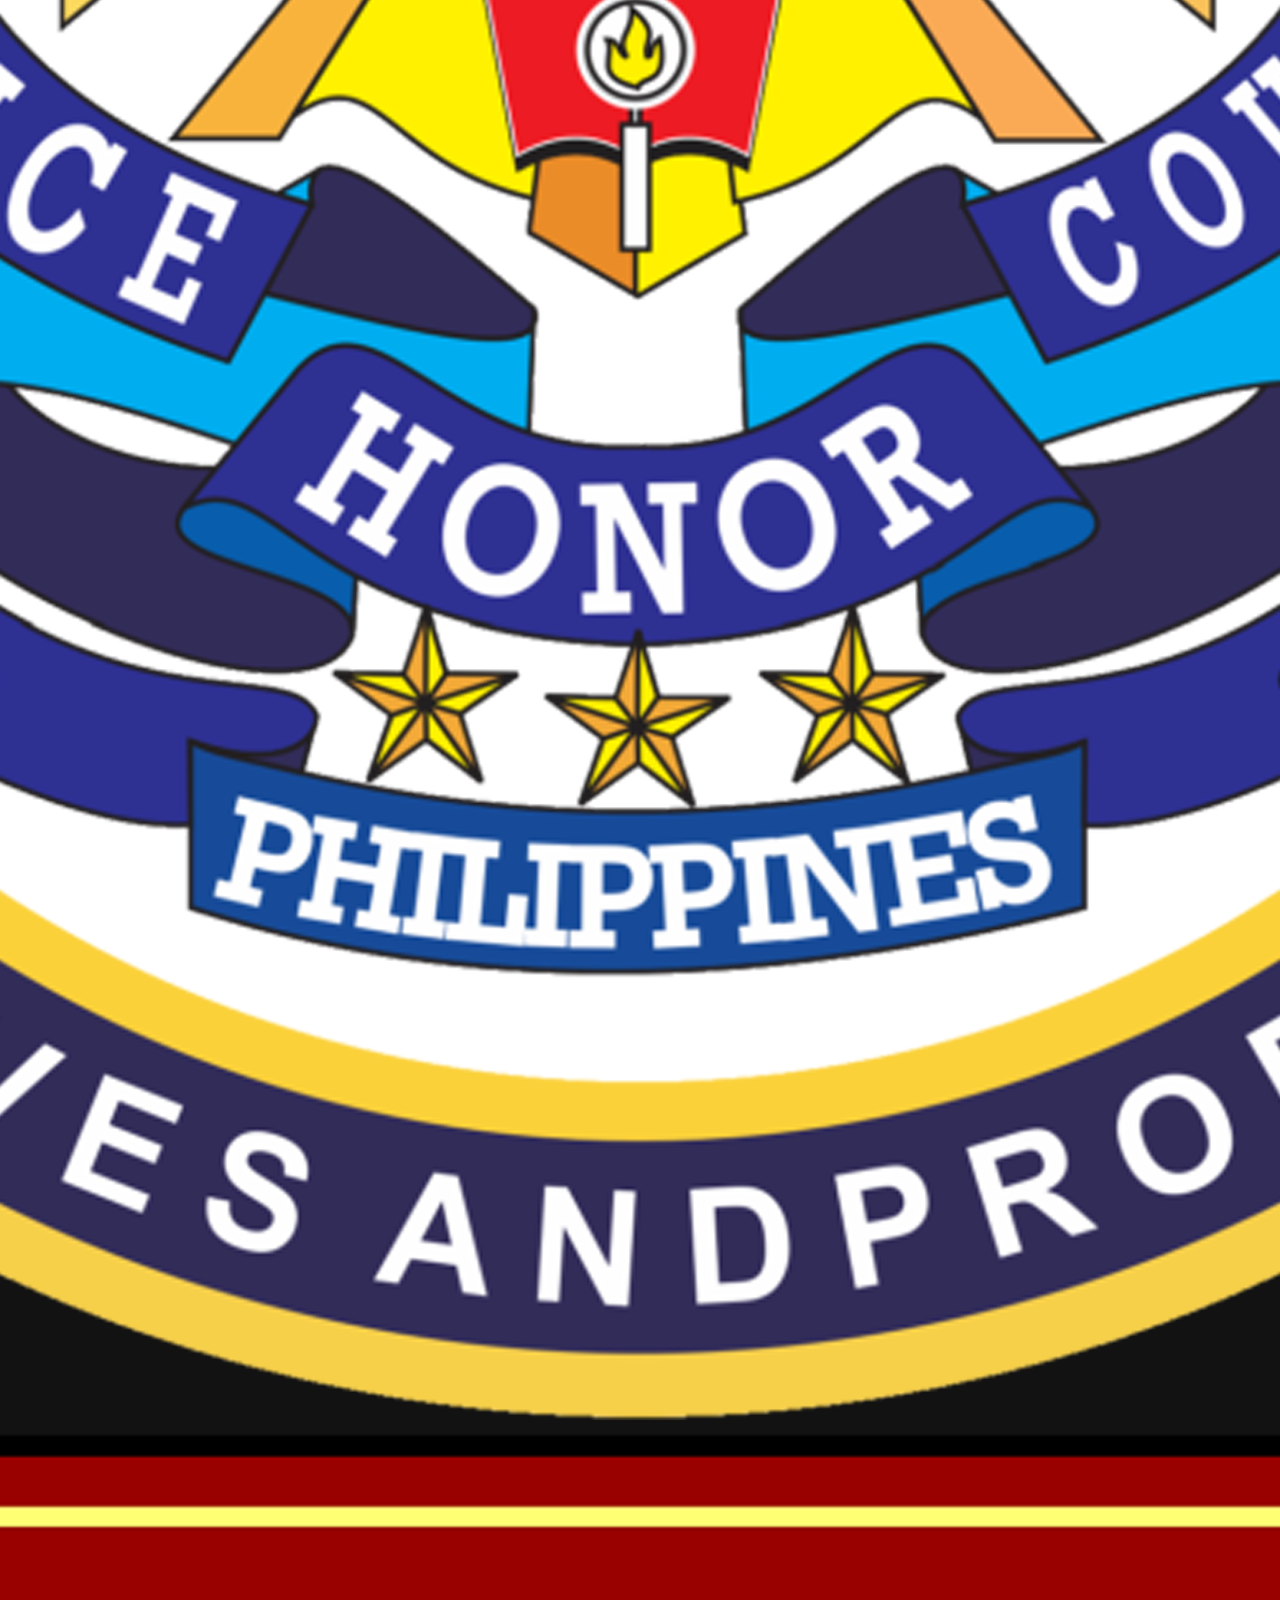
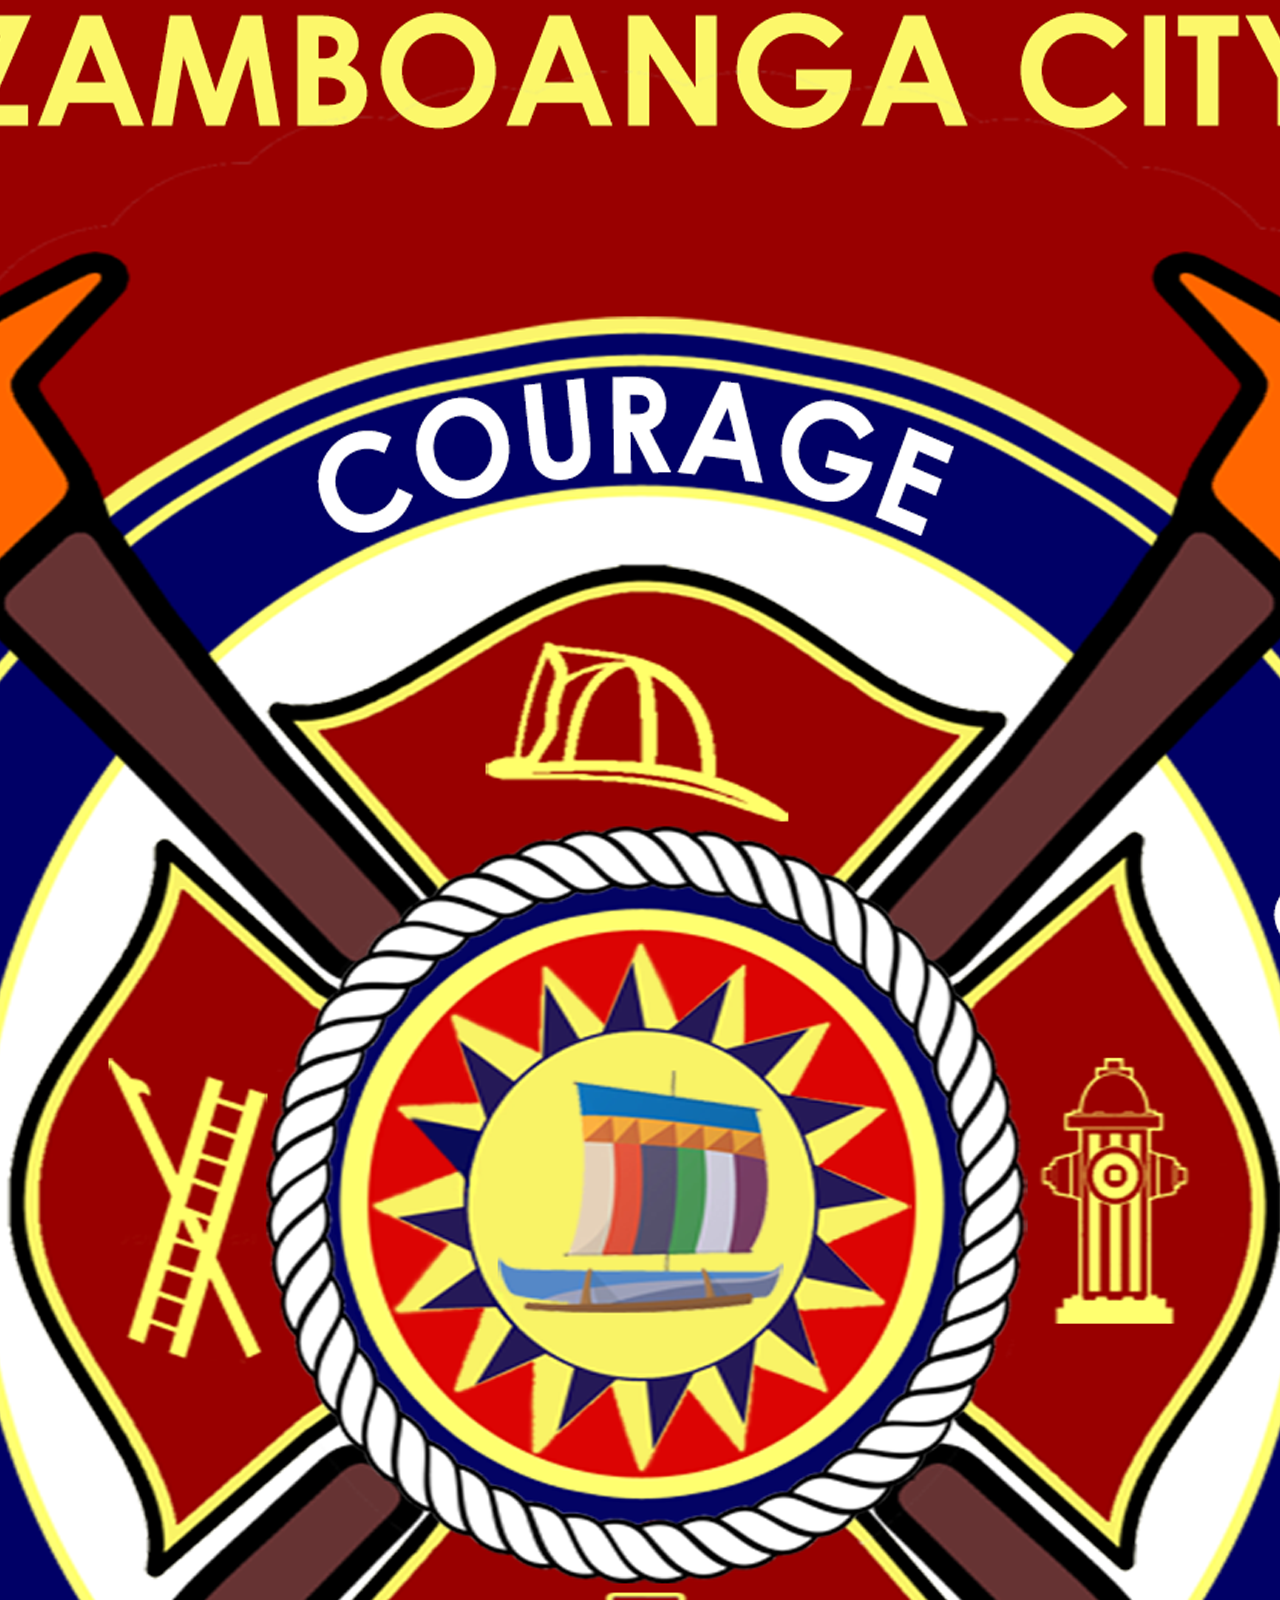
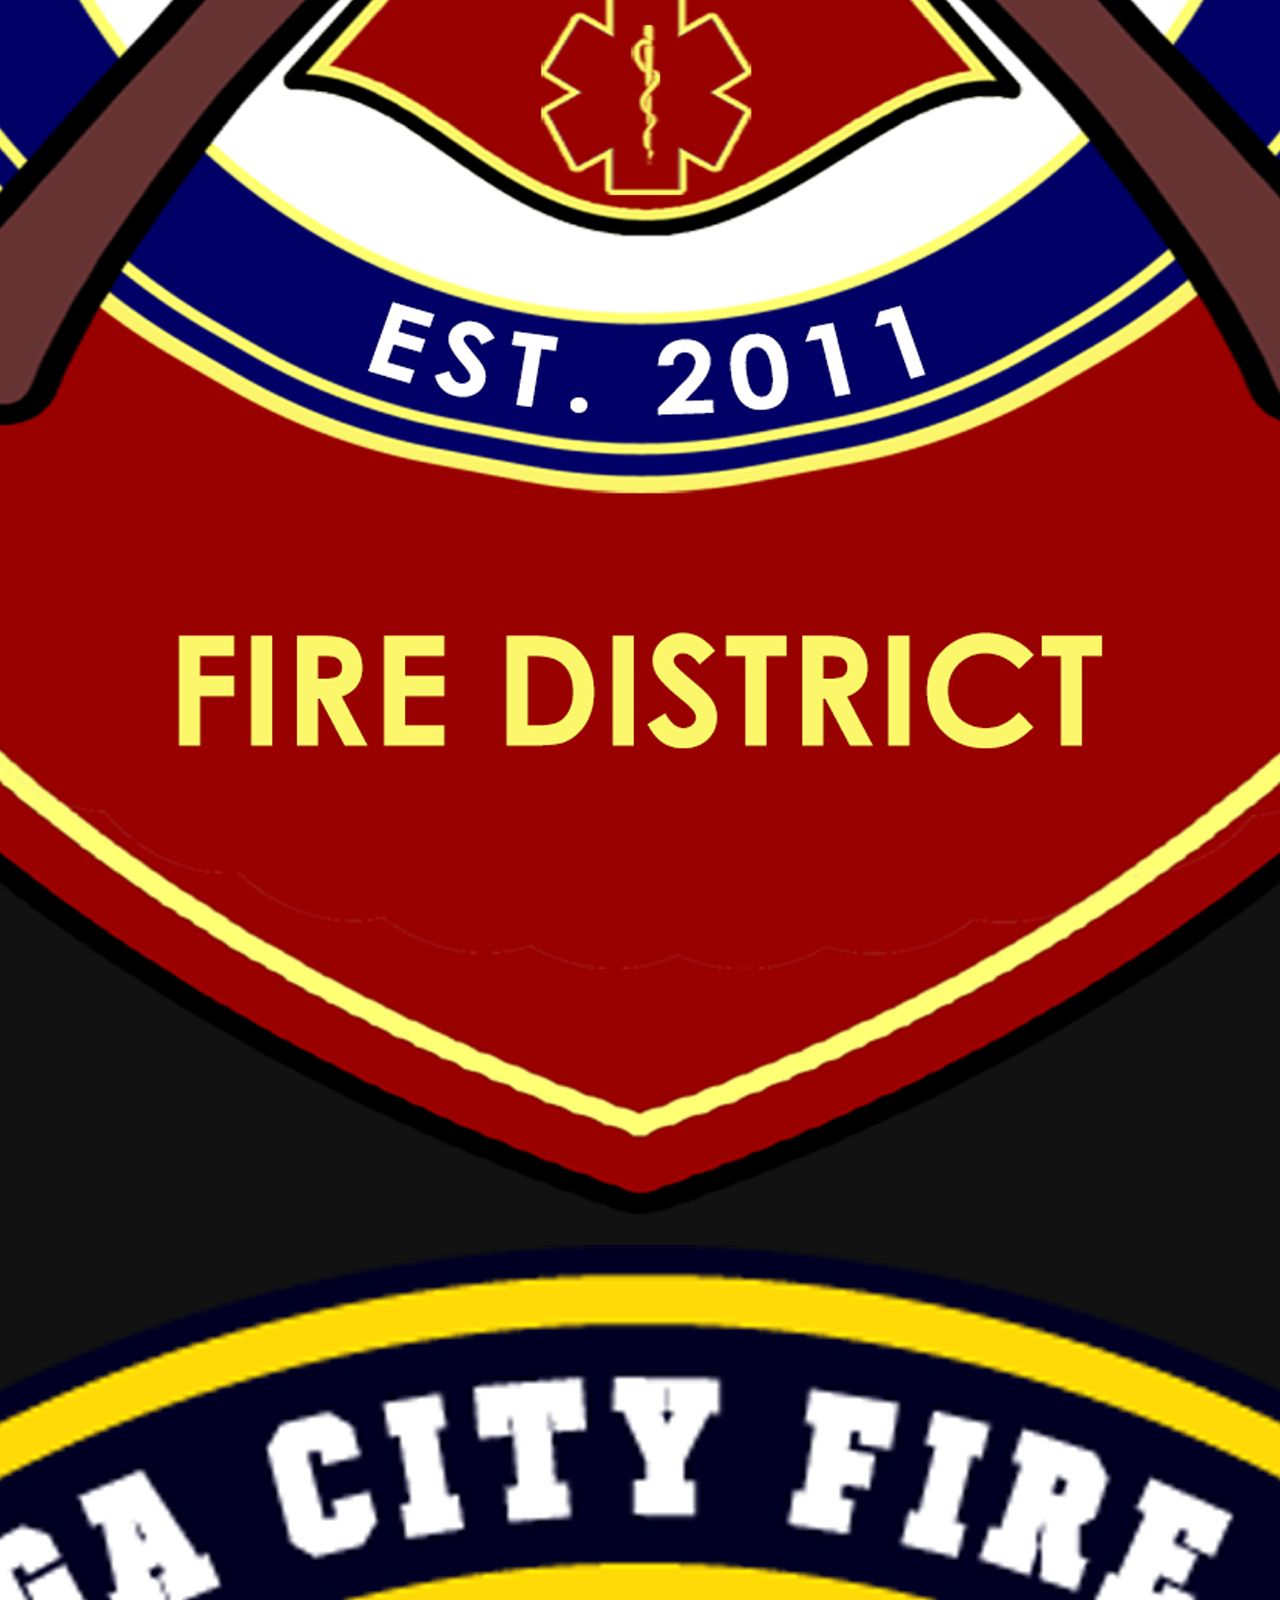
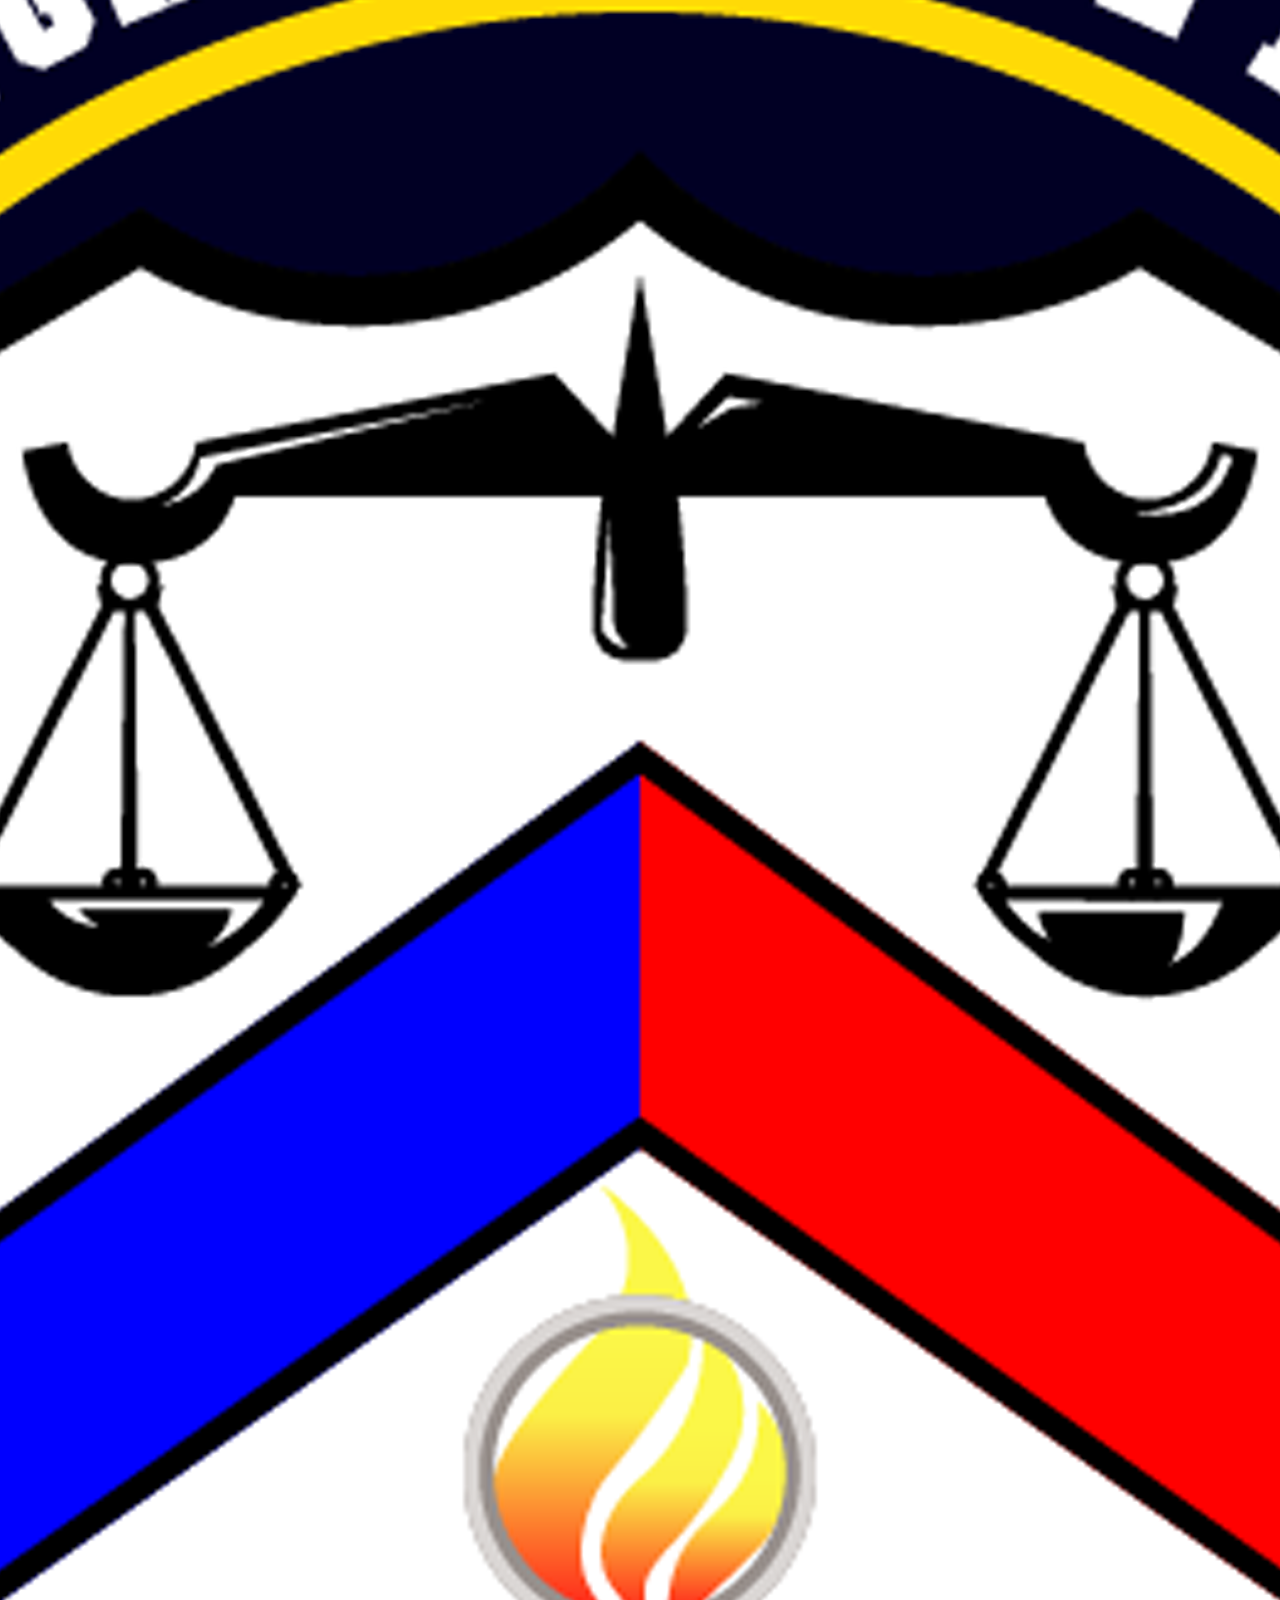
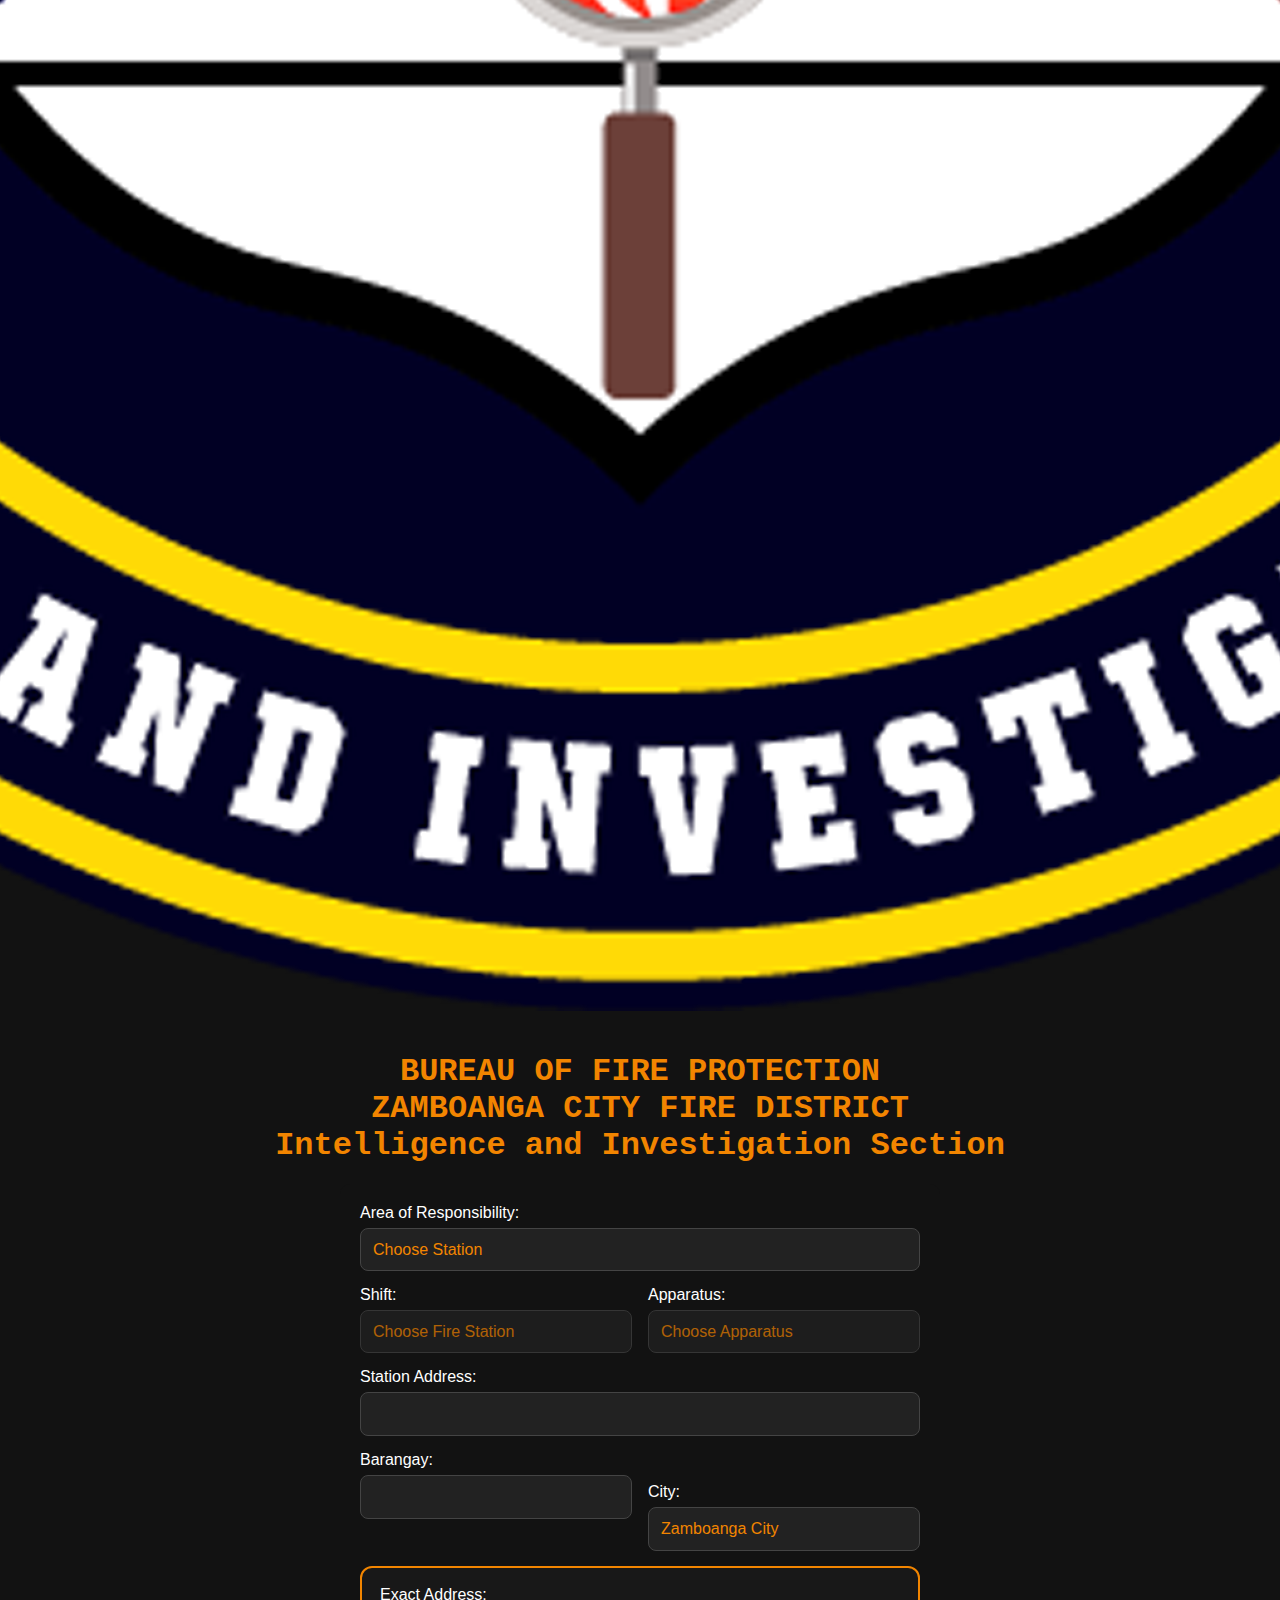
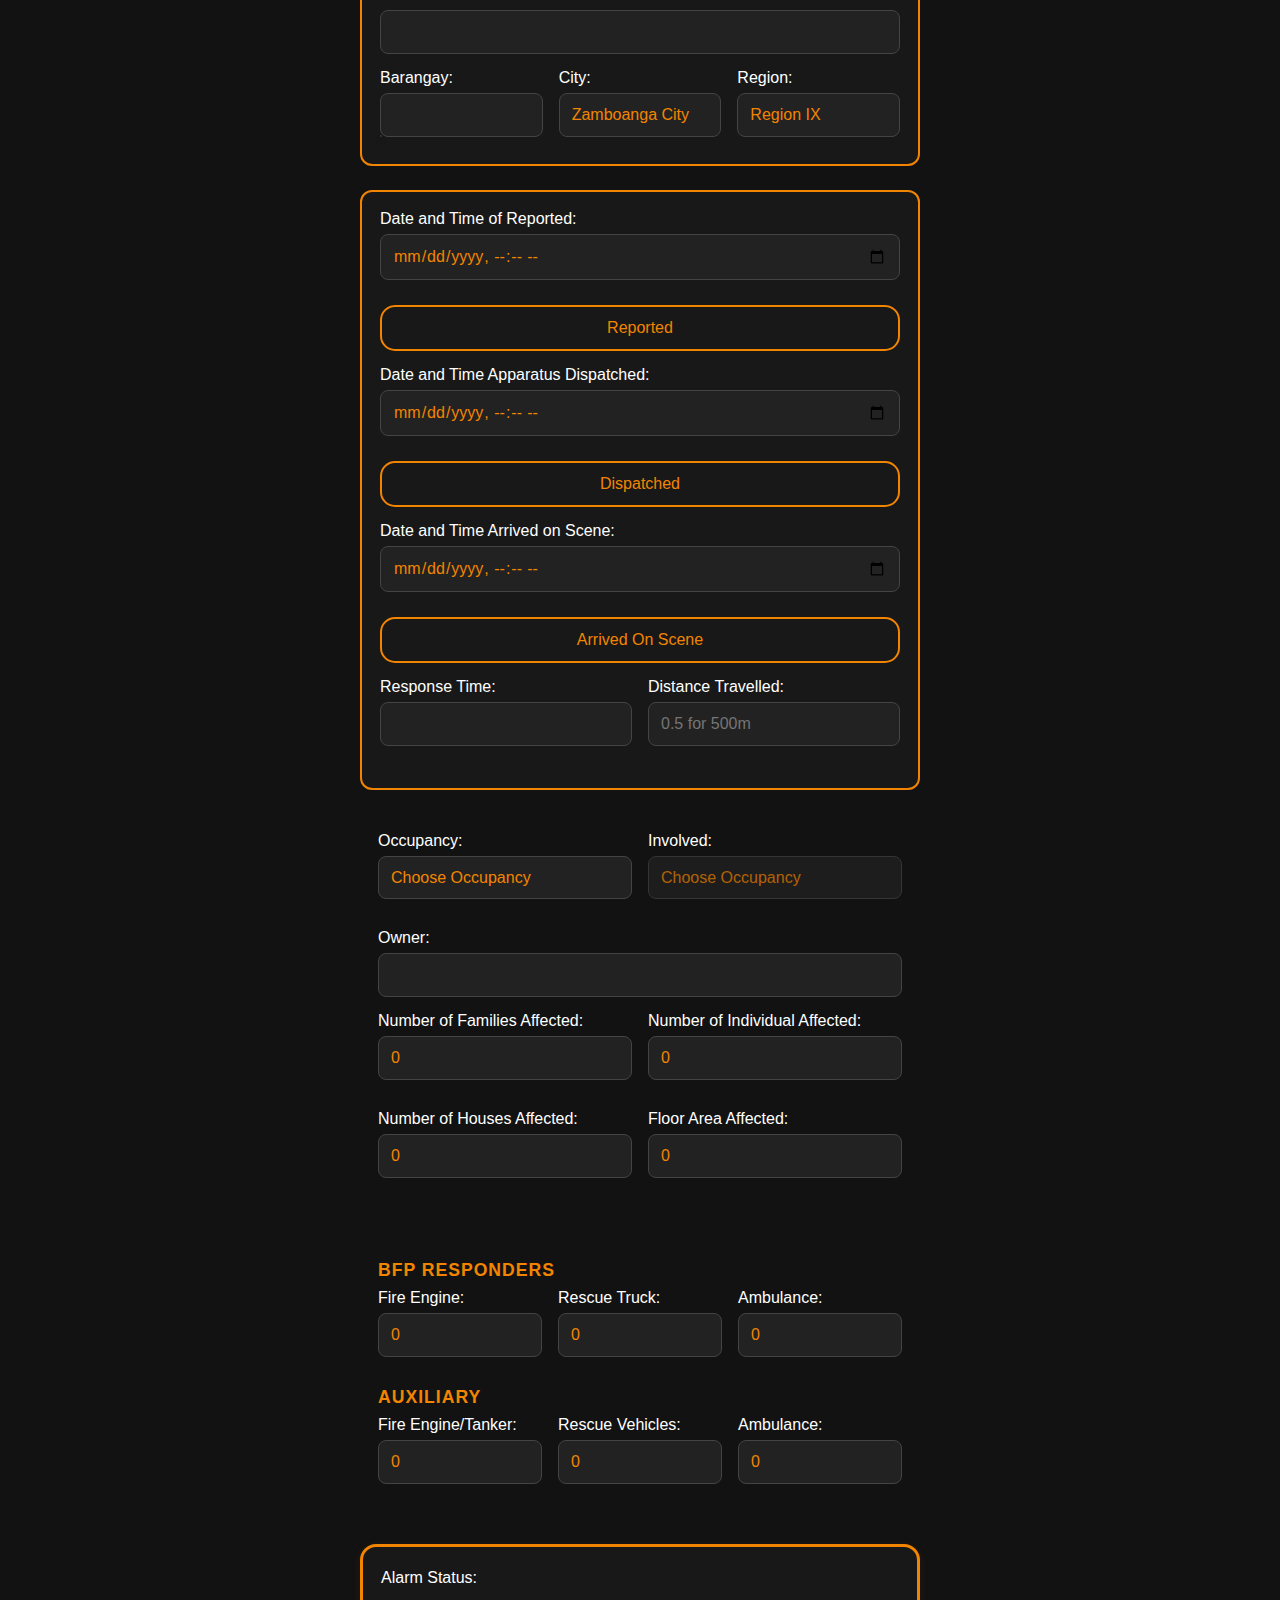
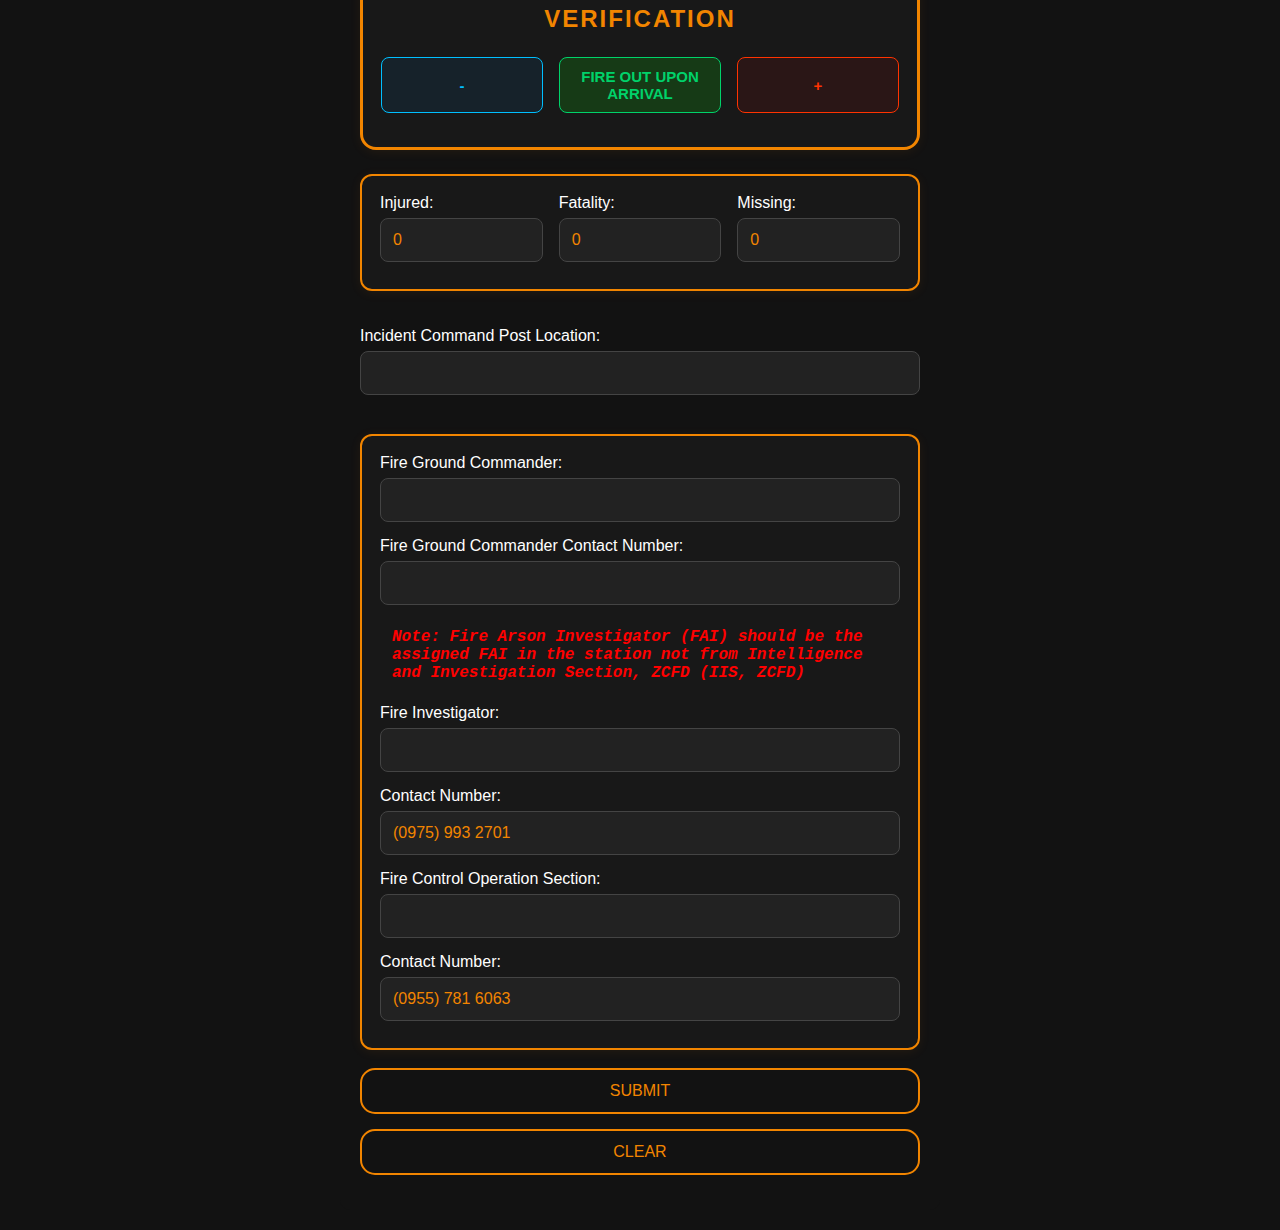
<file: rtms_v3.html>
<!DOCTYPE html>
<html lang="en">
<head>
    <meta charset="UTF-8" />
    <meta name="viewport" content="width=device-width, initial-scale=1.0" />
    <title>ZCFD (RTMF)</title>
    <link rel="stylesheet" href="rtms_v3.css" />
</head>
<body>
    <div class="logos">
        <img src="Image/BFP Logo.png" alt="BFP Logo">
        <img src="Image/ZCFD Logo.png" alt="ZCFD Logo">
        <img src="Image/IIS Logo.png" alt="IIS Logo">
    </div>
    <h1>
        BUREAU OF FIRE PROTECTION<br>
        ZAMBOANGA CITY FIRE DISTRICT<br>
        Intelligence and Investigation Section
    </h1>

    <div class="container">
        <div class="form-container">
            <form id="rtmsForm">

                <div class="form-header station-section">
                    <label for="aor">Area of Responsibility:</label>
                    <select id="aor" name="aor" required>
                        <option value="" disabled selected hidden>Choose Station</option>
                        <option value="Intelligence and Investigation Section, ZCFD">Intelligence and Investigation Section</option>
                        <option value="Zamboanga City Fire District">Zamboanga City Fire District</option>
                        <option value="Zamboanga City Central Fire Station, ZCFD">Zamboanga City Central Fire Station</option>
                        <option value="Ayala Fire Sub-Station, ZCFD">Ayala Fire Sub-Station</option>
                        <option value="Boalan Fire Sub-Station, ZCFD">Boalan Fire Sub-Station</option>
                        <option value="Buenavista Fire Sub-Station, ZCFD">Buenavista Fire Sub-Station</option>
                        <option value="Cabaluay Fire Sub-Station, ZCFD">Cabaluay Fire Sub-Station</option>
                        <option value="Calarian Fire Sub-Station, ZCFD">Calarian Fire Sub-Station</option>
                        <option value="Culianan Fire Sub-Station, ZCFD">Culianan Fire Sub-Station</option>
                        <option value="Guiwan Fire Sub-Station, ZCFD">Guiwan Fire Sub-Station</option>
                        <option value="Labuan Fire Sub-Station, ZCFD">Labuan Fire Sub-Station</option>
                        <option value="Lunzuran Fire Sub-Station, ZCFD">Lunzuran Fire Sub-Station</option>
                        <option value="Mampang Fire Sub-Station, ZCFD">Mampang Fire Sub-Station</option>
                        <option value="Manicahan Fire Sub-Station, ZCFD">Manicahan Fire Sub-Station</option>
                        <option value="Mercedes Fire Sub-Station, ZCFD">Mercedes Fire Sub-Station</option>
                        <option value="Pasonanca Fire Sub-Station, ZCFD">Pasonanca Fire Sub-Station</option>
                        <option value="Putik Fire Sub-Station, ZCFD">Putik Fire Sub-Station</option>
                        <option value="Quiniput Fire Sub-Station, ZCFD">Quiniput Fire Sub-Station</option>
                        <option value="Recodo Fire Sub-Station, ZCFD">Recodo Fire Sub-Station</option>
                        <option value="Sangali Fire Sub-Station, ZCFD">Sangali Fire Sub-Station</option>
                        <option value="Sta Catalina Fire Sub-Station, ZCFD">Sta Catalina Fire Sub-Station</option>
                        <option value="San Jose Gusu Fire Sub-Station, ZCFD">San Jose Gusu Fire Sub-Station</option>
                        <option value="San Roque Fire Sub-Station, ZCFD">San Roque Fire Sub-Station</option>
                        <option value="Sta Maria Fire Sub-Station, ZCFD">Sta Maria Fire Sub-Station</option>
                        <option value="Talisayan Fire Sub-Station, ZCFD">Talisayan Fire Sub-Station</option>
                        <option value="Talon-Talon Fire Sub-Station, ZCFD">Talon-Talon Fire Sub-Station</option>
                        <option value="Tetuan Fire Sub-Station, ZCFD">Tetuan Fire Sub-Station</option>
                        <option value="Tigbalabag Fire Sub-Station, ZCFD">Tigbalabag Fire Sub-Station</option>
                        <option value="Tugbungan Fire Sub-Station, ZCFD">Tugbungan Fire Sub-Station</option>
                        <option value="Tumaga Fire Sub-Station, ZCFD">Tumaga Fire Sub-Station</option>
                        <option value="Vitali Fire Sub-Station, ZCFD">Vitali Fire Sub-Station</option>
                    </select>

                    <div class="station-info-row">
                        <div>
                            <label for="station">Shift:</label>
                            <select id="station" name="station" required>
                                <option value="" disabled selected hidden>Select Shift</option>
                                <option value="Shift A">A Shift</option>
                                <option value="Shift B">B Shift</option>
                            </select>
                        </div>
                        <div>
                            <label for="apparatus">Apparatus:</label>
                            <select id="apparatus" name="apparatus" required>
                                <option value="" disabled selected hidden>Choose Fire Station</option>
                            </select>
                        </div>
                    </div>
                </div>

                <div class="form-header station-location-section">
                    <label for="stationAddress">Station Address:</label>
                    <input type="text" id="stationAddress" name="stationAddress" required />
                    <div class="location-row">
                        <div>
                            <label for="barangay">Barangay:</label>
                            <input type="text" id="stationBarangay" oninput="filterStationBarangays()" onkeydown="handleStationKeydown(event)" autocomplete="off" placeholder="" title="Enter Barangay" required />
                            <ul id="station-suggestions" class="hidden"></ul>
                        </div>
                        <div>
                            <label for="city">City:</label>
                            <input type="text" id="stationCity" name="city" value="Zamboanga City" required />
                        </div>
                    </div>
                </div>

                <div class="form-header location-section">
                    <label for="exactaddress">Exact Address:</label>
                    <input type="text" id="exactaddress" name="exactaddress" required />

                    <div class="location-row">
                        <div>
                            <label for="barangay">Barangay:</label>
                            <input type="text" id="barangay" oninput="filterBarangays()" onkeydown="handleKeydown(event)" autocomplete="off" required />
                            <ul id="suggestions" class="hidden"></ul>
                        </div>
                        <div>
                            <label for="city">City:</label>
                            <input type="text" id="city" name="city" value="Zamboanga City" required />
                        </div>
                        <div>
                            <label for="region">Region:</label>
                            <input type="text" id="region" name="region" value="Region IX" required />
                        </div>
                    </div>
                </div>

                <div class="form-header timeanddate-section">
                    <label for="datetime-report">Date and Time of Reported:</label>
                    <input type="datetime-local" id="datetime-report" name="datetime-report" required />
                    <div style="margin-top: 10px;">
                        <button type="button" onclick="setCurrentDateTime('datetime-report')">Reported</button>
                    </div>

                    <label for="datetime-dispatched">Date and Time Apparatus Dispatched:</label>
                    <input type="datetime-local" id="datetime-dispatched" name="datetime-dispatched" required />
                    <div style="margin-top: 10px;">
                        <button type="button" onclick="setCurrentDateTime('datetime-dispatched')">Dispatched</button>
                    </div>

                    <label for="datetime-arrivedonscene">Date and Time Arrived on Scene:</label>
                    <input type="datetime-local" id="datetime-arrivedonscene" name="datetime-arrivedonscene" required />
                    <div style="margin-top: 10px;">
                        <button type="button" onclick="setCurrentDateTime('datetime-arrivedonscene')">Arrived On Scene</button>
                    </div>
                    
                    <div class="responsetimeanddistance-row">
                        <div>
                            <label for="responsetime">Response Time:</label>
                            <input type="text" id="responsetime" name="responsetime" required />
                        </div>
                        <div>
                            <label for="distancetravelled">Distance Travelled:</label>
                            <input type="number" id="distancetravelled" name="distancetravelled" step="0.1" placeholder="0.5 for 500m" required />
                        </div>

                    </div>
                </div>

                <div class="form-header other-section">
                    <div class="occupancy-involved-row">
                        <div>
                            <label for="occupancy">Occupancy:</label>
                            <select id="occupancy" onchange="updateInvolvedOptions()" required>
                                <option value="" disabled selected hidden>Choose Occupancy</option>
                                <option value="Structural">Structural</option>
                                <option value="Non Structural">Non Structural</option>
                                <option value="Transport">Transport</option>"
                            </select>
                        </div>
                        <div>
                            <label for="involved">Involved:</label>
                            <select id="involved" disabled required>
                                <option value="" disabled selected hidden>Choose Occupancy</option>
                            </select>
                        </div>
                    </div>

                    <label for="owner">Owner:</label>
                    <input type="text" id="owner" name="owner" required />

                    <div class="familliesaffected-row">
                        <div>
                            <label for="familiesaffected">Number of Families Affected:</label>
                            <input type="number" id="familiesaffected" name="familiesaffected" value="0" required />
                        </div>
                        <div>
                            <label for="individualsaffected">Number of Individual Affected:</label>
                            <input type="number" id="individualsaffected" name="individualsaffected" value="0" required />
                        </div>
                    </div>
                    <div class="housesaffected-row">
                        <div>
                            <label for="housesaffected">Number of Houses Affected:</label>
                            <input type="number" id="housesaffected" name="housesaffected" value="0" required />
                        </div>
                        <div>
                            <label for="floorarea">Floor Area Affected:</label>
                            <input type="number" id="floorarea" name="floorarea" value="0" required />
                        </div>
                    </div>
                </div>

                <div class="responders-section">
                    <div class="responders-container">
                        <h4>BFP RESPONDERS</h4>
                        <div class="bfp-responders-row">
                            <div>
                                <label for="bfp-fireengine">Fire Engine:</label>
                                <input type="number" id="bfp-fireengine" name="bfp-fireengine" value="0" required />
                            </div>
                            <div>
                                <label for="bfp-rescue">Rescue Truck:</label>
                                <input type="number" id="bfp-rescue" name="bfp-rescue" value="0" required />
                            </div>
                            <div>
                                <label for="bfp-ambulance">Ambulance:</label>
                                <input type="number" id="bfp-ambulance" name="bfp-ambulance" value="0" required />
                            </div>
                        </div>
                        <h4>AUXILIARY</h4>
                        <div class="otherresponders-row">
                            <div>
                                <label for="otherfiretrucks">Fire Engine/Tanker:</label>
                                <input type="number" id="otherfiretrucks" name="otherfiretrucks" value="0" required />
                            </div>
                            <div>
                                <label for="otherrescue">Rescue Vehicles:</label>
                                <input type="number" id="otherrescue" name="otherrescue" value="0" required />
                            </div>
                            <div>
                                <label for="otherambulance">Ambulance:</label>
                                <input type="number" id="otherambulance" name="otherambulance" value="0" required />
                            </div>
                        </div>
                    </div>
                </div>

                <div class="operational-status">
                    <label for="alarm">Alarm Status:</label>
                    <input type="hidden" id="alarm" name="alarm" value="" />
                    <div class="alarm-status-row">
                        <span id="alarm-status-label">Verification</span>
                        <div class="alarm-buttons-row">
                            <button type="button" class="minus-alarm" id="alarm-minus">-</button>
                            <button type="button" class="fire-under-control" id="alarm-under-control">Fire Out Upon Arrival</button>
                            <button type="button" class="plus-alarm" id="alarm-plus">+</button>
                        </div>
                    </div>
                    <div id="alarm-log-container"></div>
                </div>

                <div class="Casualties-container">
                    <div class="casualties-row">
                        <div>
                            <label for="casualties-injured">Injured:</label>
                            <input type="number" id="casualties-injured" name="casualties-injured" value="0" min="0" required />
                        </div>
                        <div>
                            <label for="casualties-fatality">Fatality:</label>
                            <input type="number" id="casualties-fatality" name="casualties-fatality" value="0" min="0" required />
                        </div>
                        <div>
                            <label for="casualties-missing">Missing:</label>
                            <input type="number" id="casualties-missing" name="casualties-missing" value="0" min="0" required />
                        </div>
                    </div>
                    <!-- Move detail containers outside of .casualties-row -->
                    <div id="injured-details-container" class="person-details-card"></div>
                    <div id="fatality-details-container" class="person-details-card"></div>
                    <div id="missing-details-container" class="person-details-card"></div>
                </div>
                
                </br></br>
                <label for="icplocation">Incident Command Post Location:</label>
                <input type="text" id="icplocation" name="icplocation" required />
                
                <div class="reeviewsinfo-section">

                    <div class="firegroundcommander-section">
                        <label for="firegroundcommander">Fire Ground Commander:</label>
                        <input type="text" id="firegroundcommander" name="firegroundcommander" required />

                        <label for="firegroundcommander-contactnumber">Fire Ground Commander Contact Number:</label>
                        <input type="text" id="firegroundcommander-contactnumber" name="firegroundcommander-contactnumber" required />
                    </div>

                    <div class="fai-fcos-note">
                        Note: Fire Arson Investigator (FAI) should be the assigned FAI in the station not from Intelligence and Investigation Section, ZCFD (IIS, ZCFD)
                    </div>

                    <div class="fai-detailscontainer">
                        <label for="fai">Fire Investigator:</label>
                        <input type="text" id="fai" name="fai"  />

                        <label for="fai-contact">Contact Number:</label>
                        <input type="text" id="fai-contact" name="fai-contact" value="(0975) 993 2701"  />
                    </div>

                    <div class="fcos-section">
                        <label for="fcos-name">Fire Control Operation Section:</label>
                        <input type="text" id="fcos-name" name="fcos-name"  />

                        <label for="fcos-contact">Contact Number:</label>
                        <input type="text" id="fcos-contact" name="fcos-contact" value="(0955) 781 6063"  />
                    </div>
                </div>
                <!--
                <label for="optionInput">Choose Option:</label>
                <input type="text" id="optionInput" readonly placeholder="Click to select..." />
                -->
                <br>
                <button type="submit">SUBMIT</button>
                <button type="reset">CLEAR</button>
            </form>
        </div>

        <!-- Modal for options -->
        <div id="optionModal" class="modal">
            <div class="modal-content">
                <span class="close-modal" style="cursor:pointer;float:right;font-size:1.5em;">&times;</span>
                <h3>Select an Option</h3>
                <ul id="optionList" style="list-style:none;padding:0;margin:0;">
                    <li class="option-item" style="padding:8px;cursor:pointer;">Option 1</li>
                    <li class="option-item" style="padding:8px;cursor:pointer;">Option 2</li>
                    <li class="option-item" style="padding:8px;cursor:pointer;">Option 3</li>
                </ul>
            </div>
        </div>

        <script src="rtms_v3.js"></script>
    </div>
</body>
</html>
</file>
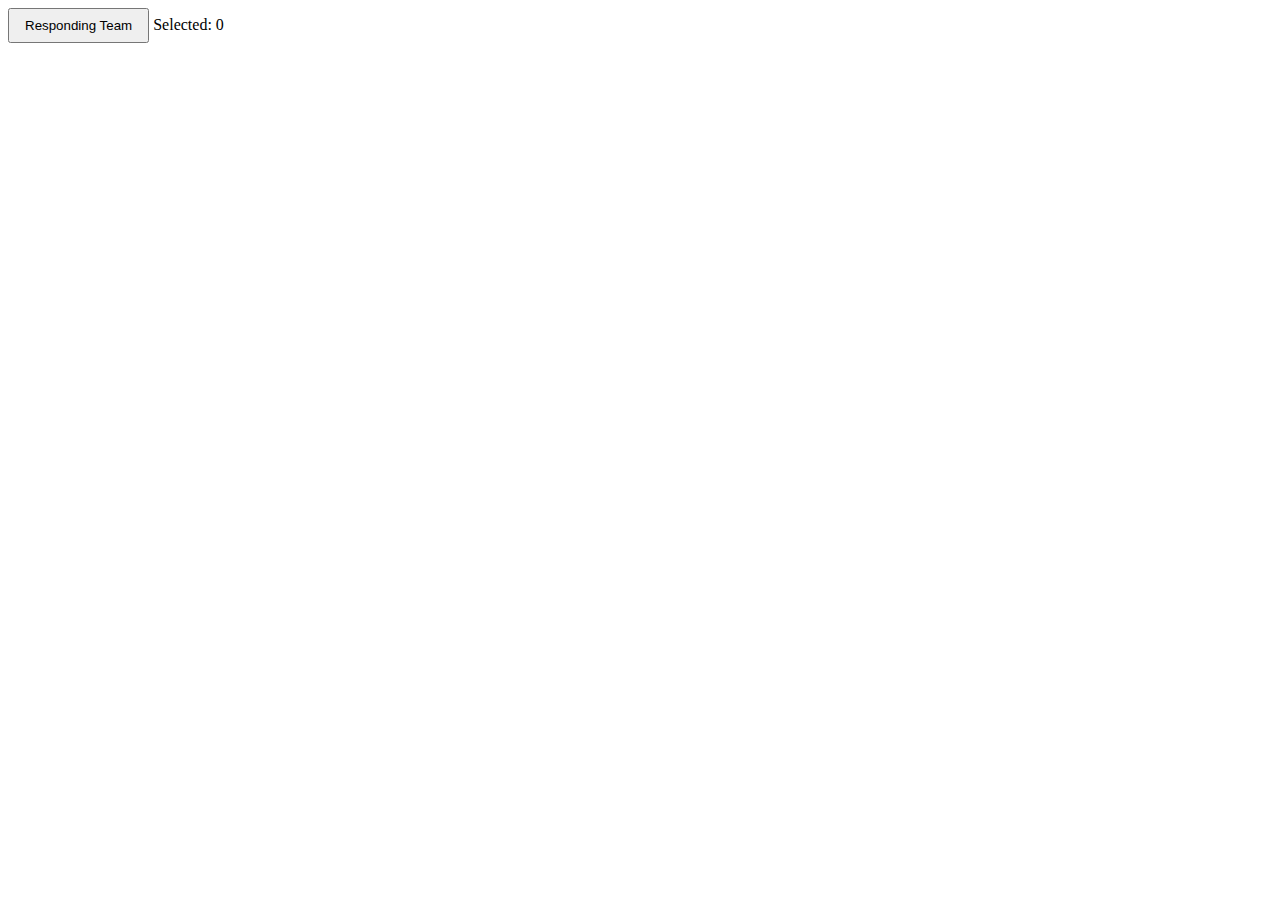
<file: test.html>
<!DOCTYPE html>
<html lang="en">
<head>
    <meta charset="UTF-8">
    <meta name="viewport" content="width=device-width, initial-scale=1.0">
    <title>Responder Selection</title>
    <style>
        /* Modal Styling */
        .modal {
            display: none;
            position: fixed;
            top: 50%;
            left: 50%;
            transform: translate(-50%, -50%);
            background: white;
            padding: 20px;
            border-radius: 10px;
            box-shadow: 0 0 10px rgba(0, 0, 0, 0.3);
            z-index: 1000;
        }
        .modal-overlay {
            display: none;
            position: fixed;
            top: 0;
            left: 0;
            width: 100%;
            height: 100%;
            background: rgba(0, 0, 0, 0.5);
            z-index: 999;
        }
        .modal-header {
            font-weight: bold;
            margin-bottom: 10px;
        }
        .modal-body label {
            display: block;
            margin: 5px 0;
        }
        .modal-footer {
            margin-top: 10px;
            text-align: right;
        }
        button {
            padding: 8px 15px;
            cursor: pointer;
        }
    </style>
</head>
<body>

    <!-- Button to Open Modal -->
    <button id="openModal">Responding Team</button>
    <span id="responderCount">Selected: 0</span>

    <!-- Modal Overlay -->
    <div class="modal-overlay" id="modalOverlay"></div>

    <!-- Modal -->
    <div class="modal" id="modal">
        <div class="modal-header">Select Responders</div>
        <div class="modal-body">
            <label><input type="checkbox" class="responder" value="Responder 1"> Responder 1</label>
            <label><input type="checkbox" class="responder" value="Responder 2"> Responder 2</label>
            <label><input type="checkbox" class="responder" value="Responder 3"> Responder 3</label>
            <label><input type="checkbox" class="responder" value="Responder 4"> Responder 4</label>
            <label><input type="checkbox" class="responder" value="Responder 5"> Responder 5</label>
        </div>
        <div class="modal-footer">
            <button id="confirmSelection">Confirm</button>
            <button id="closeModal">Cancel</button>
        </div>
    </div>

    <script>
        // Get elements
        const openModalBtn = document.getElementById("openModal");
        const closeModalBtn = document.getElementById("closeModal");
        const confirmSelectionBtn = document.getElementById("confirmSelection");
        const modal = document.getElementById("modal");
        const modalOverlay = document.getElementById("modalOverlay");
        const responderCheckboxes = document.querySelectorAll(".responder");
        const responderCount = document.getElementById("responderCount");

        // Open modal
        openModalBtn.addEventListener("click", () => {
            modal.style.display = "block";
            modalOverlay.style.display = "block";
        });

        // Close modal
        closeModalBtn.addEventListener("click", () => {
            modal.style.display = "none";
            modalOverlay.style.display = "none";
        });

        // Confirm selection and count responders
        confirmSelectionBtn.addEventListener("click", () => {
            const selectedCount = [...responderCheckboxes].filter(checkbox => checkbox.checked).length;
            responderCount.textContent = `Selected: ${selectedCount}`;
            
            // Close modal after confirming
            modal.style.display = "none";
            modalOverlay.style.display = "none";
        });

        // Close modal when clicking outside of it
        modalOverlay.addEventListener("click", () => {
            modal.style.display = "none";
            modalOverlay.style.display = "none";
        });
    </script>

</body>
</html>
</file>
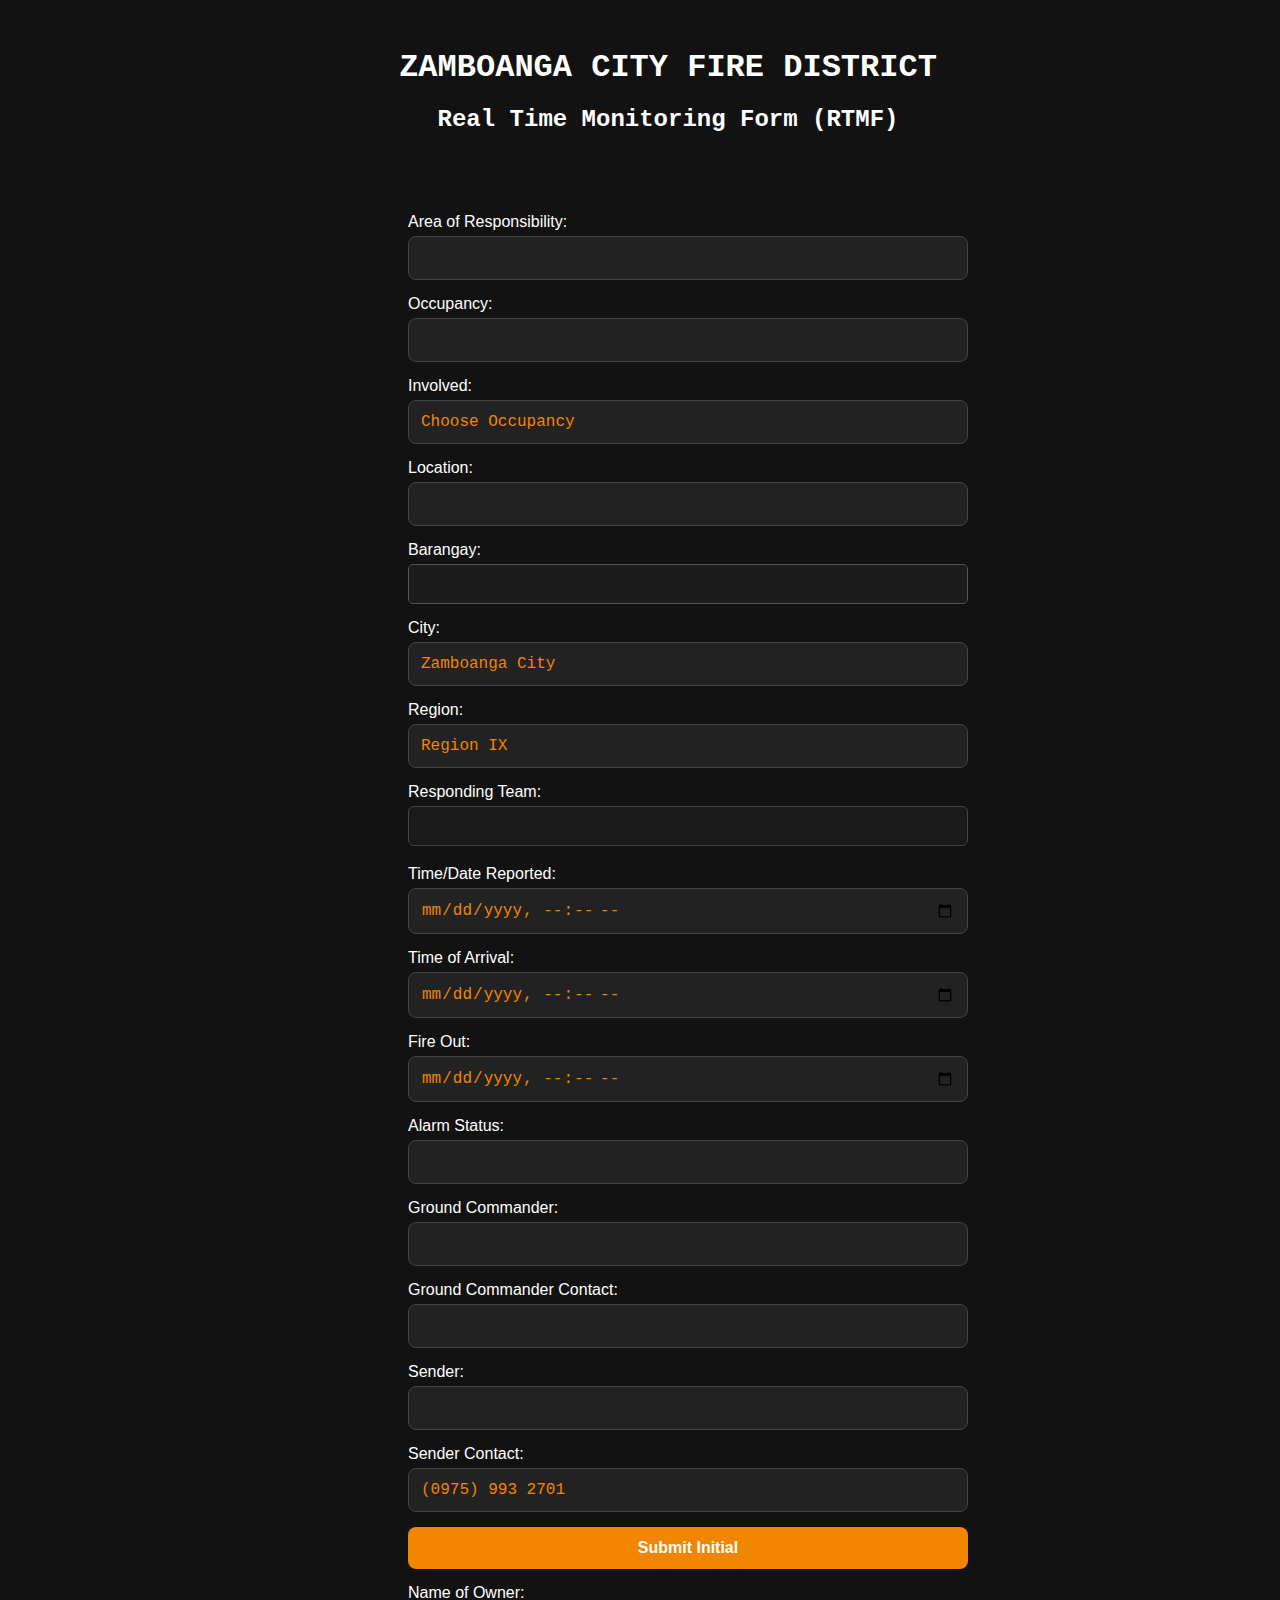
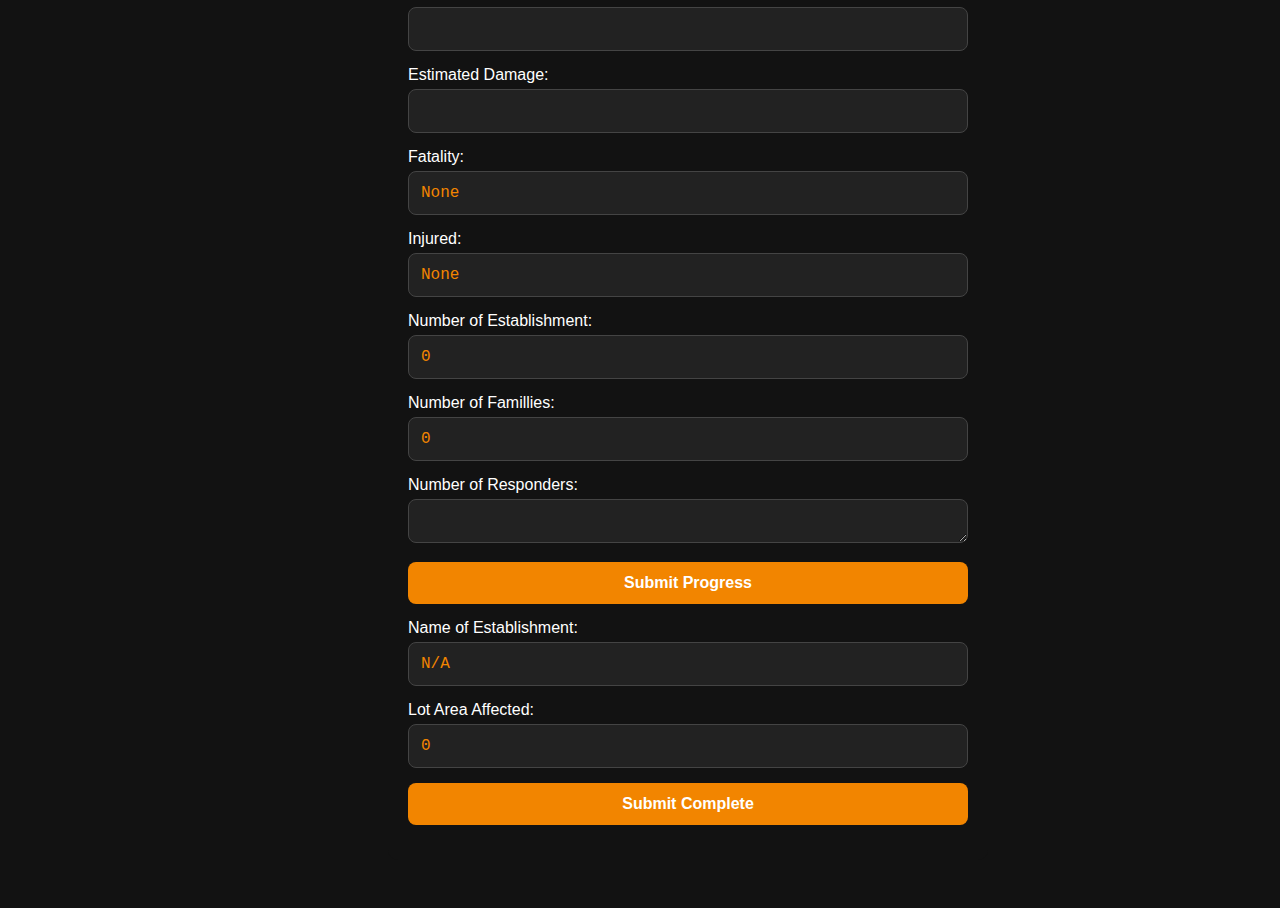
<file: Bin/indexv2.html>
<!DOCTYPE html>
<html lang="en">
<head>
    <meta charset="UTF-8" />
    <meta name="viewport" content="width=device-width, initial-scale=1.0" />
    <title>ZCFD (RTMF)</title>
    <link rel="stylesheet" href="style.css" />
</head>
<body>

<h1>ZAMBOANGA CITY FIRE DISTRICT
</h1>
<h2>Real Time Monitoring Form (RTMF)</h2>

<div class="container">
    <!--
    <div class="dashboard">
        <h2>DASHBOARD</h2>
        <p>History</p>

    </div>
    -->
    <div class="form-container">
        
        <form id="incidentForm">
        <h2></h2>
        <!-- Area of Responsibility Dropdown -->
        <label for="aor">Area of Responsibility:</label>
        <select id="aor" >
                    <option value=""></option>
                    <option value="Intelligence and Investigation Section, ZCFD">Intelligence and Investigation Section</option>
                    <option value="Zamboanga City Fire District">Zamboanga City Fire District</option>
                    <option value="Zamboanga City Central Fire Station, ZCFD">Zamboanga City Central Fire Station</option>
                    <option value="Ayala Fire Sub-Station, ZCFD">Ayala Fire Sub-Station</option>
                    <option value="Boalan Fire Sub-Station, ZCFD">Boalan Fire Sub-Station</option>
                    <option value="Buenavista Fire Sub-Station, ZCFD">Buenavista Fire Sub-Station</option>
                    <option value="Cabaluay Fire Sub-Station, ZCFD">Cabaluay Fire Sub-Station</option>
                    <option value="Calarian Fire Sub-Station, ZCFD">Calarian Fire Sub-Station</option>
                    <option value="Culianan Fire Sub-Station, ZCFD">Culianan Fire Sub-Station</option>
                    <option value="Guiwan Fire Sub-Station, ZCFD">Guiwan Fire Sub-Station</option>
                    <option value="Labuan Fire Sub-Station, ZCFD">Labuan Fire Sub-Station</option>
                    <option value="Lunzuran Fire Sub-Station, ZCFD">Lunzuran Fire Sub-Station</option>
                    <option value="Mampang Fire Sub-Station, ZCFD">Mampang Fire Sub-Station</option>
                    <option value="Manicahan Fire Sub-Station, ZCFD">Manicahan Fire Sub-Station</option>
                    <option value="Mercedes Fire Sub-Station, ZCFD">Mercedes Fire Sub-Station</option>
                    <option value="Putik Fire Sub-Station, ZCFD">Putik Fire Sub-Station</option>
                    <option value="Quiniput Fire Sub-Station, ZCFD">Quiniput Fire Sub-Station</option>
                    <option value="Recodo Fire Sub-Station, ZCFD">Recodo Fire Sub-Station</option>
                    <option value="Sangali Fire Sub-Station, ZCFD">Sangali Fire Sub-Station</option>
                    <option value="Sta Catalina Fire Sub-Station, ZCFD">Sta Catalina Fire Sub-Station</option>
                    <option value="San Jose Gusu Fire Sub-Station, ZCFD">San Jose Gusu Fire Sub-Station</option>
                    <option value="San Roque Fire Sub-Station, ZCFD">San Roque Fire Sub-Station</option>
                    <option value="Sta Maria Fire Sub-Station, ZCFD">Sta Maria Fire Sub-Station</option>
                    <option value="Talisayan Fire Sub-Station, ZCFD">Talisayan Fire Sub-Station</option>
                    <option value="Talon-Talon Fire Sub-Station, ZCFD">Talon-Talon Fire Sub-Station</option>
                    <option value="Tetuan Fire Sub-Station, ZCFD">Tetuan Fire Sub-Station</option>
                    <option value="Tigbalabag Fire Sub-Station, ZCFD">Tigbalabag Fire Sub-Station</option>
                    <option value="Tumaga Fire Sub-Station, ZCFD">Tumaga Fire Sub-Station</option>
                    <option value="Vitali Fire Sub-Station, ZCFD">Vitali Fire Sub-Station</option>
        </select>

        <!-- Occupancy (Auto-filled but editable) -->
        <label for="occupancy">Occupancy:</label>
        <select id="occupancy"  onchange="updateInvolvedOptions()">
            <option value=""></option>
            <option value="structural">Structural</option>
            <option value="non structural">Non Structural</option>
        </select>

        <!-- Involved -->
        <label for="involved">Involved:</label>
        <select id="involved">
            <option value="">Choose Occupancy</option>
        </select>

        <!-- Location -->
        <label for="location">Location:</label>
        <input type="text" id="location"  />

        <label for="barangay">Barangay:</label>
        <input type="text" id="barangay" oninput="filterBarangays()" onkeydown="handleKeydown(event)" autocomplete="off"  />
        <ul id="suggestions" class="hidden"></ul>

        <label for="city">City:</label>
        <input type="text" id="city" value="Zamboanga City"  />

        <label for="region">Region:</label>
        <input type="text" id="region" value="Region IX"  />
        
        <!-- RESPONDING TEAM -->
        <label for="respondingTeam">Responding Team:</label>
        <textarea id="respondingTeam" wrap="soft" rows="1" readonly onclick="showModal()"></textarea>

        <!-- Modal -->
        <div id="apparatusModal" class="modal">
            <div class="modal-content">
                <span class="close">&times;</span>
                <div id="apparatusList"></div>
                <button id="confirmApparatus">Confirm</button>
            </div>
        </div>

        <!-- Date and Time -->
        <label for="dateTimeReported">Time/Date Reported:</label>
        <input type="datetime-local" id="dateTimeReported" onclick="this.showPicker()" />

        <label for="timeArrival">Time of Arrival:</label>
        <input type="datetime-local" id="timeArrival" onclick="this.showPicker()" />

        <label for="timeFireOut">Fire Out:</label>
        <input type="datetime-local" id="timeFireOut" onclick="this.showPicker()" />


        <!-- Alarm Status Dropdown -->
        <label for="alarm">Alarm Status:</label>
        <select id="alarm" >
            <option value=""></option>
            <option value="1st Alarm">1st Alarm</option>
            <option value="2nd Alarm">2nd Alarm</option>
            <option value="3rd Alarm">3rd Alarm</option>
            <option value="4th Alarm">4th Alarm</option>
            <option value="5th Alarm">5th Alarm</option>
            <option value="Task Force Alpha">Task Force Alpha</option>
            <option value="Task Force Bravo">Task Force Bravo</option>
            <option value="Task Force Charlie">Task Force Charlie</option>
            <option value="Task Force Delta">Task Force Delta</option>
            <option value="Task Force Echo">Task Force Echo</option>
            <option value="General Alarm">General Alarm</option>
            <option value="Fire Out Upon Arrival">Fire Out Upon Arrival</option>
            <option value="Unresponded">Unresponded</option>
        </select>

        <!-- Ground Commander -->
        <label for="commander">Ground Commander:</label>
        <input type="text" id="commander"  />

        <label for="commanderContact">Ground Commander Contact:</label>
        <input type="tel" id="commanderContact" maxlength="16" oninput="formatPhoneInput(this)"  />

        <!-- Sender -->
        <label for="sender">Sender:</label>
        <input type="text" id="sender"  />

        <label for="senderContact">Sender Contact:</label>
        <input type="tel" id="senderContact" maxlength="16" oninput="formatPhoneInput(this)" value="(0975) 993 2701"  />

        <!-- Submit INITIAL Button -->
        <button type="button" onclick="submitInitial()">Submit Initial</button>

        <label for="owner">Name of Owner:</label>
        <input type="text" id="owner" value=""  />

        <label for="damage">Estimated Damage:</label>
        <input type="text" id="damage" value=""  oninput="formatDamageInput(this)" />

        <label for="fatality">Fatality:</label>
        <input type="text" id="fatality" value="None"  />
        
        <label for="injured">Injured:</label>
        <input type="text" id="injured" value="None"  />

        <label for="noofestablishment">Number of Establishment:</label>
        <input type="text" id="noofestablishment" value="0"  />

        <label for="nooffamilies">Number of Famillies:</label>
        <input type="text" id="nooffamilies" value="0"  />

        <label for="responders">Number of Responders:</label>
        <textarea id="responders" rows="1" readonly></textarea>

        <!-- Submit PROGRESS Button -->
        <button type="button" onclick="submitProgress()">Submit Progress</button>

        <label for="nameofestablishment">Name of Establishment:</label>
        <input type="text" id="nameofestablishment" value="N/A"  />

        <label for="sqm">Lot Area Affected:</label>
        <input type="number" id="sqm" value="0"  />  
        
        <!-- Submit COMPLETE Button -->
        <button type="button" onclick="submitComplete()">Submit Complete</button>

        </form>
    </div>

    <script src="script.js"></script>
</body>
</html>
</file>
<file: style.css>
body {
    font-family: Arial, sans-serif;
    margin: 0;
    padding: 0;
    background-color: #121212;
    color: #ffffff;
}
.logos {
    display: flex;
    justify-content: center;
    align-items: center;
    gap: 1.2rem;
    margin-bottom: 1.2rem;
    padding-top: 20px;
}
.logos img {
    height: 180px;
    width: auto;
    filter: grayscale(0.2) brightness(0.95);
    border-radius: 8px;
    background: transparent;
    padding: 0;
    box-shadow: none;
}
.logos img[alt="IIS Logo"] {
    height: 180px;
    width: 180px;
    object-fit: contain;
}
.main-header {
    text-align: center;
    color: #f28500;
    font-family: 'Courier New', Courier, monospace;
    margin-bottom: 10px;
    font-size: 1.3rem;
    font-weight: bold;
}
.main-header .alerting-title {
    display: block;
    font-size: 2.2rem;
    font-weight: bold;
    text-transform: uppercase;
    letter-spacing: 2px;
    margin-top: 6px;
    margin-bottom: 2px;
    color: #ffb300;
}
#alertSection {
    display: flex;
    flex-direction: column;
    align-items: center;
    gap: 8px;
    margin-bottom: 18px;
}
#alertBox {
    background-color: #ff9800;
    color: #fff;
    padding: 8px 16px;
    border-radius: 5px;
    text-align: left;
    font-weight: bold;
    min-width: 220px;
    width: 100%;
    max-width: 900px; /* Match .container max-width */
    height: 38px;
    overflow: hidden;
    position: relative;
    box-sizing: border-box;
    display: flex;
    align-items: center;
    justify-content: flex-start;
    margin-left: auto;
    margin-right: auto;
}
#alertBox .marquee {
    display: inline-block;
    white-space: nowrap;
    will-change: transform;
    animation: marquee 12s linear infinite;
    font-size: 1.1em;
    padding-left: 100%;
    box-sizing: border-box;
}
@keyframes marquee {
    0% {
        transform: translateX(0%);
    }
    100% {
        transform: translateX(-100%);
    }
}
#status {
    font-size: 0.95em;
    color: #bbb;
    text-align: center;
}
#startBtn {
    padding: 7px 18px;
    font-size: 15px;
    border: none;
    border-radius: 5px;
    background: #333;
    color: #fff;
    cursor: pointer;
    transition: background 0.2s;
}
#startBtn:hover {
    background: #444;
}
.version, .credit {
    text-align: center;
    font-size: 12px;
    color: #bbb;
    margin-top: 0;
    margin-bottom: 0;
    position: fixed;
    left: 0;
    width: 100%;
    z-index: 100;
    background: transparent;
    pointer-events: none;
}
.credit {
    bottom: 28px;
}
.version {
    bottom: 10px;
}
.container {
    max-width: 900px;
    margin: 40px auto 0 auto;
    background: #1e1e1e;
    padding: 32px 28px 24px 28px;
    border-radius: 14px;
    box-shadow: 0 4px 16px rgba(0,0,0,0.45);
    margin-top: 18px;
}
.incident-header {
    text-align: center;
    font-size: 1.5em;
    font-family: 'Courier New', Courier, monospace;
    color: #f28500;
    font-weight: bold;
    margin-bottom: 18px;
    letter-spacing: 1px;
}
h1 {
    text-align: center;
    color: #f28500;
}
.button-group {
    display: flex;
    justify-content: space-around;
    margin: 20px 0;
}
.button-group button {
    padding: 10px 20px;
    font-size: 16px;
    border: none;
    border-radius: 5px;
    cursor: pointer;
    background-color: #333;
    color: #fff;
    transition: background-color 0.3s ease;
    width: 150px;
}
.button-group button:hover {
    background-color: #444;
}
.button-group .fire {
    background-color: #ff4d4d;
}
.button-group .medical {
    background-color: #4caf50;
}
.button-group .rescue {
    background-color: #2196f3;
}
table {
    width: 100%;
    border-collapse: collapse;
    margin-top: 20px;
    background-color: #1e1e1e;
    color: #fff;
}
table th, table td {
    border: 1px solid #444;
    padding: 8px;
    text-align: center;
}
table th {
    background-color: #333;
}
.action-buttons button {
    margin: 0 5px;
    padding: 5px 10px;
    font-size: 14px;
    border: none;
    border-radius: 5px;
    cursor: pointer;
    transition: background-color 0.3s ease;
}
.action-buttons .edit {
    background-color: #ffc107;
    color: #000;
}
.action-buttons .delete {
    background-color: #f44336;
    color: #fff;
}

/* Gentle blinking background for alerting */
body.alerting-bg {
    animation: mild-blink-bg 1.2s linear infinite;
}

@keyframes mild-blink-bg {
    0%   { background-color: #121212; }
    40%  { background-color: #1e1e1e; }
    60%  { background-color: #2a1a00; }
    100% { background-color: #121212; }
}
.top-right {
    position: absolute;
    top: 18px;
    right: 28px;
    z-index: 200;
}
#dispatcherBtn {
    padding: 8px 18px;
    font-size: 15px;
    border: none;
    border-radius: 5px;
    background: #f28500;
    color: #fff;
    font-weight: bold;
    cursor: pointer;
    box-shadow: 0 2px 8px rgba(0,0,0,0.10);
    transition: background 0.2s;
}
#dispatcherBtn:hover {
    background: #ff9800;
}
.modal-bg {
    position: fixed;
    z-index: 9999;
    left: 0; top: 0; right: 0; bottom: 0;
    background: rgba(0,0,0,0.35);
    display: flex;
    align-items: center;
    justify-content: center;
}
.modal-card {
    background: #232323;
    color: #fff;
    border-radius: 10px;
    box-shadow: 0 8px 32px rgba(0,0,0,0.25);
    padding: 32px 28px 22px 28px;
    min-width: 320px;
    max-width: 90vw;
    position: relative;
    display: flex;
    flex-direction: column;
    gap: 10px;
}
.modal-card h3 {
    margin: 0 0 10px 0;
    text-align: center;
    color: #f28500;
    font-size: 1.3em;
    font-family: 'Courier New', Courier, monospace;
}
.modal-card label {
    margin-top: 8px;
    font-size: 1em;
}
.modal-card input[type="text"],
.modal-card input[type="password"] {
    width: 100%;
    padding: 7px 10px;
    margin: 4px 0 10px 0;
    border-radius: 5px;
    border: 1px solid #444;
    background: #181818;
    color: #fff;
    font-size: 1em;
    outline: none;
}
.modal-card button[type="submit"] {
    width: 100%;
    padding: 8px 0;
    background: #f28500;
    color: #fff;
    border: none;
    border-radius: 5px;
    font-weight: bold;
    font-size: 1em;
    cursor: pointer;
    margin-top: 8px;
    transition: background 0.2s;
}
.modal-card button[type="submit"]:hover {
    background: #ff9800;
}
.modal-close {
    position: absolute;
    top: 10px;
    right: 16px;
    font-size: 1.5em;
    color: #bbb;
    cursor: pointer;
    transition: color 0.2s;
}
.modal-close:hover {
    color: #fff;
}
</file>
<file: dispatch.css>
body {
    background: #181818;
    color: #fff;
    font-family: Arial, sans-serif;
    margin: 0;
    padding: 0;
}
.dispatch-container {
    max-width: 400px;
    margin: 60px auto;
    background: #232323;
    border-radius: 10px;
    box-shadow: 0 4px 24px rgba(0,0,0,0.25);
    padding: 32px 28px 22px 28px;
}
.dispatch-cad-container {
    max-width: 1100px;
    margin: 30px auto;
    background: #232323;
    border-radius: 10px;
    box-shadow: 0 4px 24px rgba(0,0,0,0.25);
    padding: 24px 20px 18px 20px;
}
form {
    width: 100%;
}
h2 {
    text-align: center;
    color: #f28500;
    margin-bottom: 18px;
    font-family: 'Courier New', Courier, monospace;
}
label {
    display: block;
    margin-top: 12px;
    margin-bottom: 4px;
    font-size: 1em;
}
input, select, textarea {
    width: 100%;
    padding: 6px 8px;
    border-radius: 4px;
    border: 1px solid #444;
    background: #232323;
    color: #fff;
    font-size: 1em;
    margin-bottom: 8px;
    box-sizing: border-box;
}
textarea {
    resize: vertical;
}
button {
    width: 100%;
    padding: 10px 0;
    background: #f28500;
    color: #fff;
    border: none;
    border-radius: 5px;
    font-weight: bold;
    font-size: 1em;
    cursor: pointer;
    margin-top: 8px;
    transition: background 0.2s;
}
button:hover {
    background: #ff9800;
}
.cad-row {
    display: flex;
    gap: 18px;
    margin-bottom: 18px;
    flex-wrap: wrap;
}
.cad-section {
    background: #181818;
    border-radius: 8px;
    padding: 14px 16px 10px 16px;
    flex: 1;
    min-width: 260px;
    box-sizing: border-box;
    margin-bottom: 0;
}
.cad-section h3 {
    margin: 0 0 10px 0;
    font-size: 1.08em;
    color: #f28500;
    font-family: 'Courier New', Courier, monospace;
    letter-spacing: 1px;
}
.units-table {
    width: 100%;
    border-collapse: collapse;
    background: #232323;
    color: #fff;
    font-size: 0.97em;
}
.units-table th, .units-table td {
    border: 1px solid #444;
    padding: 4px 7px;
    text-align: center;
}
.units-table th {
    background: #333;
    color: #ffb300;
}
.send-btn {
    background: #f28500;
    color: #fff;
    border: none;
    border-radius: 5px;
    font-weight: bold;
    font-size: 1.1em;
    cursor: pointer;
    padding: 12px 0;
    width: 200px;
    margin: 0 auto;
    display: block;
    transition: background 0.2s;
}
.send-btn:hover {
    background: #ff9800;
}
.msg {
    flex: 1;
    text-align: left;
    margin-left: 24px;
    font-size: 1em;
    min-height: 24px;
    align-self: center;
    color: #4caf50;
}
@media (max-width: 900px) {
    .cad-row {
        flex-direction: column;
        gap: 10px;
    }
    .cad-section {
        min-width: 0;
    }
}
</file>
<file: fireresponse.css>
body {
    background-color: #121212;
    color: #fff;
    font-family: Arial, Helvetica, sans-serif;
    padding: 20px;
    width: 100%;
    padding: 20px;
}

.container {
    display: flex;
    width: 100%;
    justify-content: center;
    align-items: center;
    flex-direction: column; /* Stack items vertically */
    gap: 20px;
    padding: 20px;
    min-height: 100vh; /* Ensure the container takes full height */
}

.form-container {
    border: 0px solid #fff;
    padding: 20px;
    border-radius: 10px;
    width: 100%;
    max-width: 600px; /* Set a max-width for the form container */
    box-sizing: border-box;
    background-color: #121212; /* Background color for the form container */
}

label {
    display: block;
    margin-bottom: 5px;
    font-size: 16px;
    color: #bbb;
}

button {
    width: 100%;
    padding: 12px;
    margin-bottom: 15px;
    background-color: #222;
    border: 1px solid #444;
    color: #fff;
    border-radius: 8px;
    font-size: 16px;
    box-sizing: border-box;
    transition: 0.3s;
    appearance: none;
    font-family: Arial, Helvetica, sans-serif;
}

#barangay {
    color: #F28500 !important;
}

input, select, textarea {
    width: 100%;
    padding: 12px;
    margin-bottom: 15px;
    background-color: #222;
    border: 1px solid #444;
    color: #F28500;
    border-radius: 8px;
    font-size: 16px;
    box-sizing: border-box;
    transition: 0.3s;
    appearance: none;
    font-family: 'Courier New', Courier, monospace;
}

input:focus, button:focus, select:focus, textarea:focus, input:focus {
    outline: none;
    border-color: #F28500;
}

button {
    background-color: #F28500;
    color: #000;
    font-weight: bold;
    cursor: pointer;
    transition: 0.3s;
    border: none;
}

button:hover {
    background-color: #F28500;
}

h2, h1 {
    color: #ffffff;
    text-align: center;
    margin-bottom: 20px;
    font-family: 'Courier New', Courier, monospace;
}

#barangay {
    width: 100%;
    padding: 10px;
    font-size: 16px;
    box-sizing: border-box;
    border: 1px solid #555;
    background-color: #1c1c1c;
    color: #fff;
    border-radius: 5px;
    outline: none;
}

#suggestions {
    list-style-type: none;
    padding: 0;
    margin: 0;
    position: absolute;
    width: calc(100% - 20px);
    background-color: #1c1c1c;
    border: 1px solid #555;
    border-top: none;
    z-index: 1000;
    max-height: 200px;
    overflow-y: auto;
    border-radius: 0 0 5px 5px;
}

#suggestions li {
    padding: 10px;
    cursor: pointer;
    color: #fff;
    transition: background 0.2s ease;
}

#suggestions li:hover, #suggestions li.active {
    background-color: #333;
}

.hidden {
    display: none;
}

label {
    display: block;
    margin-bottom: 5px;
    font-size: 16px;
    color: #ffffff;
}

.modal {
    display: none;
    position: fixed;
    z-index: 10;
    left: 0;
    top: 0;
    width: 100%;
    height: 100%;
    background-color: rgba(0,0,0,0.4);
}

.modal-content {
    background-color: #fefefe;
    margin: 10% auto;
    padding: 20px;
    border: 1px solid #ccc;
    width: 60%;
    max-height: 70vh;
    overflow-y: auto;
    border-radius: 8px;
}

.close {
    color: #aaa;
    float: right;
    font-size: 24px;
    font-weight: bold;
    cursor: pointer;
}

.close:hover {
    color: #000;
}

/* Modal Background */
.modal {
    display: none;
    position: fixed;
    z-index: 50;
    left: 0;
    top: 0;
    width: 100%;
    height: 100%;
    background-color: rgba(0, 0, 0, 0.6); /* Dark overlay */
    align-items: center;
    justify-content: center;
    backdrop-filter: blur(8px); /* Blurred background */
}

.modal-content {
    display: flex;
    flex-direction: column;
    position: relative;
    padding: 24px;
    background: rgba(20, 20, 20, 0.8); /* Semi-transparent background */
    border-radius: 12px;
    color: #fff;
    width: 95%; /* Increased width */
    max-width: 900px; /* Wider modal */
    max-height: 80vh; /* Taller modal */
    overflow: hidden;
    backdrop-filter: blur(20px); /* Glass effect */
    box-shadow: 0 4px 30px rgba(0, 0, 0, 0.3); /* Soft shadow */
    border: 1px solid rgba(255, 255, 255, 0.1); /* Subtle border */
}

/* Apparatus List */
#apparatusList {
    overflow-y: auto;
    flex-grow: 1;
    max-height: 60vh;
    padding-right: 5px;
}

/* Confirm Button (Sticky) */
#confirmApparatus {
    position: sticky;
    bottom: 0;
    background-color: #F28500;
    color: white;
    padding: 12px;
    margin-top: 10px;
    border: none;
    border-radius: 8px;
    cursor: pointer;
    z-index: 10;
    font-size: 16px;
    transition: background-color 0.3s ease;
}

#confirmApparatus:hover {
    background-color: #ff5e00;
}

/* Close Button */
.close {
    color: #bbb;
    font-size: 28px;
    font-weight: bold;
    position: absolute;
    top: 12px;
    right: 16px;
    cursor: pointer;
    transition: color 0.2s;
}

.close:hover {
    color: #fff;
}

/* Apparatus Item */
.apparatus-item {
    padding: 12px;
    border: 1px solid rgba(255, 255, 255, 0.1);
    margin-bottom: 6px;
    background-color: rgba(255, 255, 255, 0.05);
    color: #ddd;
    border-radius: 8px;
    cursor: pointer;
    transition: background-color 0.2s ease, transform 0.1s ease;
}

.apparatus-item:hover {
    background-color: rgba(255, 255, 255, 0.1);
    transform: translateY(-2px);
}

.apparatus-item.selected {
    background-color: #F28500;
    color: white;
}



/* Textarea */
#respondingTeam {
    width: 100%;
    min-height: 40px;
    resize: none;
    overflow-y: hidden;
    padding: 10px;
    border: 1px solid #444;
    background-color: #1a1a1a;
    color: #F28500;
    font-size: 16px;
    border-radius: 6px;
    box-sizing: border-box;
    cursor: pointer; /* Make it look like a button */
}

#respondingTeam:focus {
    outline: none;
    border-color: #F28500;
}

/* Button */
button {
    background-color: #F28500;
    color: white;
    border: none;
    padding: 12px 16px;
    border-radius: 8px;
    cursor: pointer;
    font-size: 16px;
    transition: background-color 0.3s ease;
}

button:hover {
    background-color: #ff5e00;
}

#dateTimeReported, #timeArrival, #timeFireOut, #aor, #occupancy, #involved, #alarm {
    cursor: pointer;
}

/* Responsive Design */
@media (max-width: 768px) {
    .container {
        padding: 10px;
    }

    .form-container {
        width: 100%;
        padding: 15px;
    }

    button {
        padding: 10px;
        font-size: 14px;
    }

    input, select, textarea {
        padding: 10px;
        font-size: 14px;
    }
}
</file>
<file: medicalresponse.css>
body {
    background-color: #121212;
    color: #fff;
    font-family: Arial, Helvetica, sans-serif;
    padding: 20px;
    width: 100%;
    padding: 20px;
}

.container {
    display: flex;
    width: 100%;
    justify-content: center;
    align-items: center;
    flex-direction: column; /* Stack items vertically */
    gap: 20px;
    padding: 20px;
    min-height: 100vh; /* Ensure the container takes full height */
}

.form-container {
    border: 0px solid #fff;
    padding: 20px;
    border-radius: 10px;
    width: 100%;
    max-width: 600px; /* Set a max-width for the form container */
    box-sizing: border-box;
    background-color: #121212; /* Background color for the form container */
}

label {
    display: block;
    margin-bottom: 5px;
    font-size: 16px;
    color: #bbb;
}

button {
    width: 100%;
    padding: 12px;
    margin-bottom: 15px;
    background-color: #222;
    border: 1px solid #444;
    color: #fff;
    border-radius: 8px;
    font-size: 16px;
    box-sizing: border-box;
    transition: 0.3s;
    appearance: none;
    font-family: Arial, Helvetica, sans-serif;
}

#barangay {
    color: #F28500 !important;
}

input, select, textarea {
    width: 100%;
    padding: 12px;
    margin-bottom: 15px;
    background-color: #222;
    border: 1px solid #444;
    color: #F28500;
    border-radius: 8px;
    font-size: 16px;
    box-sizing: border-box;
    transition: 0.3s;
    appearance: none;
    font-family: 'Courier New', Courier, monospace;
}

input:focus, button:focus, select:focus, textarea:focus, input:focus {
    outline: none;
    border-color: #F28500;
}

button {
    background-color: #F28500;
    color: #000;
    font-weight: bold;
    cursor: pointer;
    transition: 0.3s;
    border: none;
}

button:hover {
    background-color: #F28500;
}

h2, h1 {
    color: #ffffff;
    text-align: center;
    margin-bottom: 20px;
    font-family: 'Courier New', Courier, monospace;
}

#barangay {
    width: 100%;
    padding: 10px;
    font-size: 16px;
    box-sizing: border-box;
    border: 1px solid #555;
    background-color: #1c1c1c;
    color: #fff;
    border-radius: 5px;
    outline: none;
}

#suggestions {
    list-style-type: none;
    padding: 0;
    margin: 0;
    position: absolute;
    width: calc(100% - 20px);
    background-color: #1c1c1c;
    border: 1px solid #555;
    border-top: none;
    z-index: 1000;
    max-height: 200px;
    overflow-y: auto;
    border-radius: 0 0 5px 5px;
}

#suggestions li {
    padding: 10px;
    cursor: pointer;
    color: #fff;
    transition: background 0.2s ease;
}

#suggestions li:hover, #suggestions li.active {
    background-color: #333;
}

.hidden {
    display: none;
}

label {
    display: block;
    margin-bottom: 5px;
    font-size: 16px;
    color: #ffffff;
}

.modal {
    display: none;
    position: fixed;
    z-index: 10;
    left: 0;
    top: 0;
    width: 100%;
    height: 100%;
    background-color: rgba(0,0,0,0.4);
}

.modal-content {
    background-color: #fefefe;
    margin: 10% auto;
    padding: 20px;
    border: 1px solid #ccc;
    width: 60%;
    max-height: 70vh;
    overflow-y: auto;
    border-radius: 8px;
}

.close {
    color: #aaa;
    float: right;
    font-size: 24px;
    font-weight: bold;
    cursor: pointer;
}

.close:hover {
    color: #000;
}

/* Modal Background */
.modal {
    display: none;
    position: fixed;
    z-index: 50;
    left: 0;
    top: 0;
    width: 100%;
    height: 100%;
    background-color: rgba(0, 0, 0, 0.6); /* Dark overlay */
    align-items: center;
    justify-content: center;
    backdrop-filter: blur(8px); /* Blurred background */
}

.modal-content {
    display: flex;
    flex-direction: column;
    position: relative;
    padding: 24px;
    background: rgba(20, 20, 20, 0.8); /* Semi-transparent background */
    border-radius: 12px;
    color: #fff;
    width: 95%; /* Increased width */
    max-width: 900px; /* Wider modal */
    max-height: 80vh; /* Taller modal */
    overflow: hidden;
    backdrop-filter: blur(20px); /* Glass effect */
    box-shadow: 0 4px 30px rgba(0, 0, 0, 0.3); /* Soft shadow */
    border: 1px solid rgba(255, 255, 255, 0.1); /* Subtle border */
}

/* Apparatus List */
#apparatusList {
    overflow-y: auto;
    flex-grow: 1;
    max-height: 60vh;
    padding-right: 5px;
}

/* Confirm Button (Sticky) */
#confirmApparatus {
    position: sticky;
    bottom: 0;
    background-color: #F28500;
    color: white;
    padding: 12px;
    margin-top: 10px;
    border: none;
    border-radius: 8px;
    cursor: pointer;
    z-index: 10;
    font-size: 16px;
    transition: background-color 0.3s ease;
}

#confirmApparatus:hover {
    background-color: #ff5e00;
}

/* Close Button */
.close {
    color: #bbb;
    font-size: 28px;
    font-weight: bold;
    position: absolute;
    top: 12px;
    right: 16px;
    cursor: pointer;
    transition: color 0.2s;
}

.close:hover {
    color: #fff;
}

/* Apparatus Item */
.apparatus-item {
    padding: 12px;
    border: 1px solid rgba(255, 255, 255, 0.1);
    margin-bottom: 6px;
    background-color: rgba(255, 255, 255, 0.05);
    color: #ddd;
    border-radius: 8px;
    cursor: pointer;
    transition: background-color 0.2s ease, transform 0.1s ease;
}

.apparatus-item:hover {
    background-color: rgba(255, 255, 255, 0.1);
    transform: translateY(-2px);
}

.apparatus-item.selected {
    background-color: #F28500;
    color: white;
}



/* Textarea */
#respondingTeam {
    width: 100%;
    min-height: 40px;
    resize: none;
    overflow-y: hidden;
    padding: 10px;
    border: 1px solid #444;
    background-color: #1a1a1a;
    color: #F28500;
    font-size: 16px;
    border-radius: 6px;
    box-sizing: border-box;
    cursor: pointer; /* Make it look like a button */
}

#respondingTeam:focus {
    outline: none;
    border-color: #F28500;
}

/* Button */
button {
    background-color: #F28500;
    color: white;
    border: none;
    padding: 12px 16px;
    border-radius: 8px;
    cursor: pointer;
    font-size: 16px;
    transition: background-color 0.3s ease;
}

button:hover {
    background-color: #ff5e00;
}

#dateTimeReported, #timeArrival, #timeFireOut, #aor, #occupancy, #involved, #alarm {
    cursor: pointer;
}

/* Suggestions for FROM and TO Barangay */
#suggestionsFrom, #suggestionsTo {
    list-style-type: none;
    padding: 0;
    margin: 0;
    position: absolute;
    width: calc(100% - 20px);
    background-color: #1c1c1c;
    border: 1px solid #555;
    border-top: none;
    z-index: 1000;
    max-height: 200px;
    overflow-y: auto;
    border-radius: 0 0 5px 5px;
    box-shadow: 0 4px 8px rgba(0, 0, 0, 0.2); /* Add shadow for better visibility */
}

#suggestionsFrom li, #suggestionsTo li {
    padding: 10px;
    cursor: pointer;
    color: #fff;
    transition: background 0.2s ease;
    font-family: Arial, Helvetica, sans-serif; /* Ensure consistent font */
}

#suggestionsFrom li:hover, #suggestionsFrom li.active,
#suggestionsTo li:hover, #suggestionsTo li.active {
    background-color: #444; /* Highlight active or hovered items */
    color: #F28500; /* Add a distinct color for better focus */
}

/* Input Fields for FROM and TO Barangay */
#frombarangay, #tobarangay {
    width: 100%;
    padding: 12px;
    font-size: 16px;
    box-sizing: border-box;
    border: 1px solid #555;
    background-color: #1c1c1c;
    color: #F28500;
    border-radius: 8px;
    outline: none;
    transition: border-color 0.3s ease, background-color 0.3s ease;
}

#frombarangay:focus, #tobarangay:focus {
    border-color: #F28500;
    background-color: #222; /* Slightly darker background on focus */
}

/* Ensure consistent spacing for the form */
.callfromadress, .calltoaddress {
    margin-bottom: 20px;
    padding: 15px;
    border-radius: 10px;
    background-color: #1a1a1a; /* Slightly lighter background for better contrast */
    box-shadow: 0 4px 8px rgba(0, 0, 0, 0.2); /* Add shadow for better separation */
}

/* Responsive Design Adjustments */
@media (max-width: 768px) {
    #frombarangay, #tobarangay {
        font-size: 14px;
        padding: 10px;
    }

    #suggestionsFrom, #suggestionsTo {
        width: calc(100% - 10px); /* Adjust width for smaller screens */
    }
}

/* Responsive Design */
@media (max-width: 768px) {
    .container {
        padding: 10px;
    }

    .form-container {
        width: 100%;
        padding: 15px;
    }

    button {
        padding: 10px;
        font-size: 14px;
    }

    input, select, textarea {
        padding: 10px;
        font-size: 14px;
    }
}

/* Optional: Add spacing and styling for the transport section */
.transport-section, #medicalFacilitySection {
    margin-bottom: 20px;
}

/* Horizontal Button Container */
.button-container {
    display: flex;
    justify-content: space-between; /* Space buttons evenly */
    gap: 10px; /* Add spacing between buttons */
    margin-top: 20px; /* Add spacing above the container */
}

.button-container button {
    flex: 1; /* Make buttons equal width */
}

/* Expandable Textarea */
textarea.expandable {
    resize: none; /* Disable manual resizing */
    overflow-y: hidden; /* Hide vertical scrollbar */
    height: auto; /* Allow dynamic height adjustment */
    min-height: 40px; /* Match the initial height of other input fields */
    max-height: 300px; /* Optional: Set a maximum height */
    line-height: 1.5; /* Improve readability for multiline text */
}
</file>
<file: rtms_v3.css>
body {
    background-color: #121212;
    color: #fff;
    font-family: Arial, Helvetica, sans-serif;
    padding: 20px;
    width: 100%;
    padding: 20px;
    min-height: 100vh;
    box-sizing: border-box;
    margin: 0;
    display: flex;
    flex-direction: column;
    align-items: center;
}

h1 {
    color: #F28500;
    text-align: center;
    margin-bottom: 20px;
    font-family: 'Courier New', Courier, monospace;
}

.container {
    width: 100%;
    display: flex;
    justify-content: center;
    align-items: flex-start;
    box-sizing: border-box;
}

.form-container {
    border: 0px solid #fff;
    padding: 20px;
    border-radius: 10px;
    width: 100%;
    max-width: 600px; /* Set a max-width for the form container */
    min-width: 0;
    margin: 0 auto;
    box-sizing: border-box;
    background-color: #121212; /* Background color for the form container */
}

.form-header.aor-section,
.form-header.location-section,
.form-header.timeanddate-section,
.form-header.other-section,
.responders-section,
.operational-status,
.Casualties-container,
.reeviewsinfo-section {
    padding: 18px 18px 12px 18px;
    /* uniform padding for all main sections */
}

.responders-container {
    padding: 10px 0 0 0;
    margin-bottom: 10px;
}

.responders-container h4 {
    margin: 12px 0 8px 0;
    color: #F28500;
    font-size: 1.1em;
    letter-spacing: 1px;
    font-weight: bold;
}



input, select, textarea {
    width: 100%;
    padding: 12px;
    margin-bottom: 15px;
    background-color: #222;
    border: 1px solid #444;
    color: #F28500;
    border-radius: 8px;
    font-size: 16px;
    box-sizing: border-box;
    transition: 0.3s;
    appearance: none;
    font-family: Arial, Helvetica, sans-serif;
}

button {
    cursor: pointer;
    transition: 0.3s;
    width: 100%;
    padding: 12px;
    margin-bottom: 15px;
    background-color: transparent;
    border: #F28500 2px solid;
    
    color: #F28500;
    border-radius: 15px; /* corners*/
    font-size: 16px;
    box-sizing: border-box;
    appearance: none;
    font-family: Arial, Helvetica, sans-serif;
}

button:hover {
    /*box-shadow: 
    0 0 5px #ff3300,
    0 0 25px #ff3300, 0 0 50px #ff3300,
    0 0 100px #ff3300, 0 0 200px #ff3300;
    background-color: #000000;*/
    color: #ffffff;
    background-color: #F28500;
    font-weight: bold;
    
}

label {
    display: block;
    margin-bottom: 6px;
    font-weight: normal;
}

/* Modal styles */
.modal {
    position: fixed;
    top: 0;
    left: 0;
    width: 100vw;
    height: 100vh;
    background: rgba(0,0,0,0.5);
    display: none; /* Hide by default */
    align-items: center;
    justify-content: center;
    z-index: 1000;
}

.modal.show {
    display: flex; /* Show when .show is added */
}

.modal-content {
    background: #222;
    padding: 24px 20px 16px 20px;
    border-radius: 12px;
    min-width: 250px;
    max-width: 90vw;
    box-shadow: 0 8px 32px rgba(0,0,0,0.3);
    color: #fff;
    position: relative;
}

/* Tme and Date section styles */

.timeanddate-section {
    border-radius: 12px;
    border: #F28500 2px solid;
    padding: 12px 18px 12px 18px; 
    margin-bottom: 24px;
    background: #181818;
    box-shadow: none;
}

/* Location section styles */
.location-section {
    border-radius: 12px;
    border: #F28500 2px solid;
    padding: 12px 18px 12px 18px; 
    margin-bottom: 24px;
    background: #181818;
    box-shadow: none;
}

.location-section h2 {
    color: #fff;
    margin-top: 0;
    margin-bottom: 16px;
    font-size: 1.2em;
    text-align: center;
    letter-spacing: 1px;
}

/* Add more spacing between sections */
.form-container > label,
.form-container > input,
.form-container > button {
    margin-top: 8px;
}

/* Location row styles */
.location-row {
    display: flex;
    gap: 16px;
    margin-bottom: 15px; /* Align with other input's margin-bottom */
}

.location-row > div {
    flex: 1 1 0;
    min-width: 0;
    display: flex;
    flex-direction: column;
    justify-content: flex-end;
}

/* Remove extra margin-bottom from inputs inside .location-row to keep alignment */
.location-row input {
    margin-bottom: 0;
}

/* On small screens, stack them */
@media (max-width: 700px) {
    .location-row {
        flex-direction: column;
        gap: 0;
    }
}

/* Response time and distance side by side */
.responsetimeanddistance-row {
    display: flex;
    gap: 16px;
    margin-bottom: 15px;
}

.responsetimeanddistance-row > div {
    flex: 1 1 0;
    min-width: 0;
    display: flex;
    flex-direction: column;
    justify-content: flex-end;
}

/* On small screens, stack them */
@media (max-width: 700px) {
    .responsetimeanddistance-row {
        flex-direction: column;
        gap: 0;
    }
}

/* Occupancy and Involved side by side */
.occupancy-involved-row {
    display: flex;
    gap: 16px;
    margin-bottom: 15px;
}

.occupancy-involved-row > div {
    flex: 1 1 0;
    min-width: 0;
    display: flex;
    flex-direction: column;
    justify-content: flex-end;
}

/* On small screens, stack them */
@media (max-width: 700px) {
    .occupancy-involved-row {
        flex-direction: column;
        gap: 0;
    }
}

/* Families affected and individuals affected side by side */
.familliesaffected-row {
    display: flex;
    gap: 16px;
    margin-bottom: 15px;
}

.familliesaffected-row > div {
    flex: 1 1 0;
    min-width: 0;
    display: flex;
    flex-direction: column;
    justify-content: flex-end;
}

/* On small screens, stack them */
@media (max-width: 700px) {
    .familliesaffected-row {
        flex-direction: column;
        gap: 0;
    }
}

/* Houses affected and floor area side by side */
.housesaffected-row {
    display: flex;
    gap: 16px;
    margin-bottom: 15px;
}

.housesaffected-row > div {
    flex: 1 1 0;
    min-width: 0;
    display: flex;
    flex-direction: column;
    justify-content: flex-end;
}

/* On small screens, stack them */
@media (max-width: 700px) {
    .housesaffected-row {
        flex-direction: column;
        gap: 0;
    }
}

/* BFP responders side by side */
.bfp-responders-row {
    display: flex;
    gap: 16px;
    margin-bottom: 15px;
}

.bfp-responders-row > div {
    flex: 1 1 0;
    min-width: 0;
    display: flex;
    flex-direction: column;
    justify-content: flex-end;
}

/* On small screens, stack them */
@media (max-width: 700px) {
    .bfp-responders-row {
        flex-direction: column;
        gap: 0;
    }
}

/* Other responders side by side */
.otherresponders-row {
    display: flex;
    gap: 16px;
    margin-bottom: 15px;
}

.otherresponders-row > div {
    flex: 1 1 0;
    min-width: 0;
    display: flex;
    flex-direction: column;
    justify-content: flex-end;
}

/* On small screens, stack them */
@media (max-width: 700px) {
    .otherresponders-row {
        flex-direction: column;
        gap: 0;
    }
}

/* Responsive adjustments */
@media (max-width: 700px) {
    .form-container {
        max-width: 95vw;
        padding: 10px;
    }
    h1 {
        font-size: 1.2em;
    }
}

@media (max-width: 500px) {
    .form-container {
        max-width: 100vw;
        padding: 5px;
    }
    input, select, textarea, button {
        font-size: 14px;
        padding: 8px;
    }
    h1 {
        font-size: 1em;
    }
}

#suggestions {
    box-shadow: 0 4px 16px rgba(0,0,0,0.35);
    background: #222;
    border: 1px solid #444;
    border-radius: 6px;
    max-height: 180px;
    overflow-y: auto;
    margin: 0;
    padding: 0;
    list-style: none;
    position: absolute;
    z-index: 10000;
    width: auto;
    min-width: 0;
    max-width: none;
}

#suggestions .suggestion-item {
    padding: 10px 14px;
    cursor: pointer;
    transition: background 0.2s, color 0.2s;
    color: #F28500;
    background: transparent;
    border: none;
    outline: none;
}

#suggestions .suggestion-item.active,
#suggestions .suggestion-item:hover {
    background: #333;
    color: #fff;
}

.station-info-row {
    display: flex;
    gap: 16px;
    margin-bottom: 15px;
}

.station-info-row > div {
    flex: 1 1 0;
    min-width: 0;
    display: flex;
    flex-direction: column;
    justify-content: flex-end;
}

.station-info-row select {
    margin-bottom: 0;
}

/* On small screens, stack them */
@media (max-width: 700px) {
    .station-info-row {
        flex-direction: column;
        gap: 0;
    }
}

.alarm-buttons-row {
    display: flex;
    gap: 16px;
    margin: 12px 0 0 0;
    justify-content: flex-start;
}

.alarm-buttons-row button {
    flex: 1 1 0;
    min-width: 0;
    padding: 10px 0;
    margin-bottom: 0;
    border-radius: 8px;
    font-size: 15px;
    background: #222;
    color: #F28500;
    border: 1.5px solid #F28500;
    transition: background 0.2s, color 0.2s;
}

/* "+" button: raising alarm (red/orange) */
.alarm-buttons-row button.plus-alarm {
    background: #2a1616;
    color: #ff3300;
    border-color: #ff3300;
    font-weight: bold;
}
.alarm-buttons-row button.plus-alarm:hover {
    background: #ff3300;
    color: #fff;
}

/* "-" button: lowering alarm (blue/green) */
.alarm-buttons-row button.minus-alarm {
    background: #16222a;
    color: #00bfff;
    border-color: #00bfff;
    font-weight: bold;
}
.alarm-buttons-row button.minus-alarm:hover {
    background: #00bfff;
    color: #fff;
}

/* "Fire Under Control" button: green */
.alarm-buttons-row button.fire-under-control {
    background: #163a16;
    color: #00d26a;
    border-color: #00d26a;
    font-weight: bold;
}
.alarm-buttons-row button.fire-under-control:hover {
    background: #00d26a;
    color: #fff;
}

/* On small screens, stack them */
@media (max-width: 700px) {
    .alarm-buttons-row {
        flex-direction: column;
        gap: 8px;
    }
}

.firestatus-card .ic-desig-row {
    display: flex;
    gap: 16px;
    margin-top: 10px;
    margin-bottom: 10px;
}

.firestatus-card .ic-desig-row > div {
    flex: 1 1 0;
    min-width: 0;
    display: flex;
    flex-direction: column;
    justify-content: flex-end;
}

/* On small screens, stack them */
@media (max-width: 700px) {
    .firestatus-card .ic-desig-row {
        flex-direction: column;
        gap: 0;
    }
}

.firestatus-card h2 {
    text-align: center;
    color: #F28500;
    margin-top: 0;
    margin-bottom: 16px;
    font-size: 1.2em;
    letter-spacing: 1px;
    font-weight: bold;
}

#alarm-log-container {
    margin-top: 18px;
    display: flex;
    flex-direction: column;
    gap: 14px;
}

.alarm-log-entry {
    border: 1px solid #444;
    border-radius: 8px;
    background: #181818;
    padding: 12px 10px 8px 10px;
    display: flex;
    flex-direction: column;
    gap: 10px 0;
    margin-bottom: 0;
}

.alarm-log-entry h2 {
    text-align: center;
    color: #F28500;
    margin: 0 0 12px 0;
    font-size: 1.1em;
    letter-spacing: 1px;
    font-weight: bold;
}

.alarm-log-entry .ic-desig-row {
    display: flex;
    gap: 16px;
    margin-top: 10px;
    margin-bottom: 10px;
}

.alarm-log-entry .ic-desig-row > div {
    flex: 1 1 0;
    min-width: 0;
    display: flex;
    flex-direction: column;
    justify-content: flex-end;
}

@media (max-width: 700px) {
    .alarm-log-entry .ic-desig-row {
        flex-direction: column;
        gap: 0;
    }
}

#alarm-status-label {
    display: block;
    text-align: center;
    font-size: 1.5em;
    font-weight: bold;
    color: #F28500;
    min-width: 180px;
    letter-spacing: 2px;
    padding: 12px 0;
    border-radius: 12px;
    transition: background 0.2s, color 0.2s;
}

.operational-status {
    margin-top: 18px;
    margin-bottom: 24px;
    border: 3px solid #F28500;
    border-radius: 16px;
    background: #181818;
    box-shadow: 0 2px 12px rgba(242,133,0,0.08);
    padding: 22px 18px 16px 18px;
}

#alarm-current-details {
    margin: 0 auto 10px auto;
    max-width: 420px;
    text-align: center;
}

.alarm-current-details-card {
    display: flex;
    justify-content: center;
    gap: 18px;
    background: #222;
    border: 1.5px solid #F28500;
    border-radius: 8px;
    padding: 7px 10px;
    margin-bottom: 8px;
    color: #F28500;
    font-size: 1em;
    font-weight: bold;
    letter-spacing: 1px;
}

.alarm-current-details-card > div {
    min-width: 0;
    white-space: nowrap;
}

.Casualties-container {
    border: 2px solid #F28500;
    border-radius: 12px;
    background: #181818;
    margin: 24px 0 0 0;
    padding: 18px 18px 12px 18px;
    box-shadow: 0 2px 12px rgba(242,133,0,0.08);
    max-width: 600px;
}

.Casualties-container h2 {
    color: #F28500;
    text-align: center;
    margin-top: 0;
    margin-bottom: 16px;
    font-size: 1.2em;
    letter-spacing: 1px;
    font-weight: bold;
}

.casualties-row {
    display: flex;
    gap: 16px;
    margin-bottom: 0;
}

.casualties-row > div {
    flex: 1 1 0;
    min-width: 0;
    display: flex;
    flex-direction: column;
    justify-content: flex-end;
}

/* On small screens, stack them */
@media (max-width: 700px) {
    .casualties-row {
        flex-direction: column;
        gap: 0;
    }
}

.reeviewsinfo-section {
    border: 2px solid #F28500;
    border-radius: 12px;
    background: #181818;
    margin: 24px 0 0 0;
    padding: 18px 18px 12px 18px;
    box-shadow: 0 2px 12px rgba(242,133,0,0.08);
    max-width: 600px;
}

.fai-fcos-note {
    color: #ff0000;
    font-style: italic;
    font-weight: bold;
    font-family: 'Courier New', Courier, monospace;
    background: transparent;
    margin-bottom: 14px;
    padding: 8px 12px;
    font-size: 1em;
    display: block;
}

/* New styles for dynamic person details rows and containers */
.person-detail-row {
    display: flex;
    flex-wrap: wrap;
    gap: 12px 18px;
    margin-bottom: 10px;
    background: #181818;
    border-radius: 6px;
    padding: 10px 8px 8px 8px;
}

.person-detail-row label {
    flex: 1 1 100%;
    margin-bottom: 2px;
    color: #F28500;
    font-size: 0.98em;
    font-weight: bold;
}

.person-detail-row input,
.person-detail-row select {
    flex: 1 1 45%;
    margin-bottom: 8px;
    background: #222;
    color: #F28500;
    border: 1px solid #444;
    border-radius: 6px;
    font-size: 15px;
    min-width: 120px;
}

/* Added styles for textarea in person-detail-row */
.person-detail-row textarea {
    flex: 1 1 100%;
    min-height: 38px;
    max-height: 120px;
    resize: vertical;
    margin-bottom: 8px;
    background: #222;
    color: #F28500;
    border: 1px solid #444;
    border-radius: 6px;
    font-size: 15px;
    min-width: 120px;
    font-family: Arial, Helvetica, sans-serif;
    box-sizing: border-box;
    padding: 12px;
    transition: border-color 0.2s;
    height: 38px; /* Match default input height */
}

#injured-details-container {
    margin: 10px 0 0 0;
    padding: 10px 12px 8px 12px;
    background: #1a2d1a; /* greenish background */
    border: 2px solid #00d26a; /* green border */
    border-radius: 8px;
}

#fatality-details-container {
    margin: 10px 0 0 0;
    padding: 10px 12px 8px 12px;
    background: #2d1a1a; /* reddish background */
    border: 2px solid #ff3300; /* red border */
    border-radius: 8px;
}

@media (max-width: 700px) {
    .person-detail-row {
        flex-direction: column;
        gap: 0;
    }
}
</file>
<file: Bin/style.css>
body {
    background-color: #121212;
    color: #fff;
    font-family: Arial, Helvetica, sans-serif;
    padding: 20px;
    width: 100%;
    padding: 20px;
}

.container {
    display: flex;
    width: 100%;
    justify-content: center;
    align-items: center;
    flex-direction: column; /* Stack items vertically */
    gap: 20px;
    padding: 20px;
    min-height: 100vh; /* Ensure the container takes full height */
}

.form-container {
    border: 0px solid #fff;
    padding: 20px;
    border-radius: 10px;
    width: 100%;
    max-width: 600px; /* Set a max-width for the form container */
    box-sizing: border-box;
    background-color: #121212; /* Background color for the form container */
}

label {
    display: block;
    margin-bottom: 5px;
    font-size: 16px;
    color: #bbb;
}

button {
    width: 100%;
    padding: 12px;
    margin-bottom: 15px;
    background-color: #222;
    border: 1px solid #444;
    color: #fff;
    border-radius: 8px;
    font-size: 16px;
    box-sizing: border-box;
    transition: 0.3s;
    appearance: none;
    font-family: Arial, Helvetica, sans-serif;
}

#barangay {
    color: #F28500 !important;
}

input, select, textarea {
    width: 100%;
    padding: 12px;
    margin-bottom: 15px;
    background-color: #222;
    border: 1px solid #444;
    color: #F28500;
    border-radius: 8px;
    font-size: 16px;
    box-sizing: border-box;
    transition: 0.3s;
    appearance: none;
    font-family: 'Courier New', Courier, monospace;
}

input:focus, button:focus, select:focus, textarea:focus, input:focus {
    outline: none;
    border-color: #F28500;
}

button {
    background-color: #F28500;
    color: #000;
    font-weight: bold;
    cursor: pointer;
    transition: 0.3s;
    border: none;
}

button:hover {
    background-color: #F28500;
}

h2, h1 {
    color: #ffffff;
    text-align: center;
    margin-bottom: 20px;
    font-family: 'Courier New', Courier, monospace;
}

#barangay {
    width: 100%;
    padding: 10px;
    font-size: 16px;
    box-sizing: border-box;
    border: 1px solid #555;
    background-color: #1c1c1c;
    color: #fff;
    border-radius: 5px;
    outline: none;
}

#suggestions {
    list-style-type: none;
    padding: 0;
    margin: 0;
    position: absolute;
    width: calc(100% - 20px);
    background-color: #1c1c1c;
    border: 1px solid #555;
    border-top: none;
    z-index: 1000;
    max-height: 200px;
    overflow-y: auto;
    border-radius: 0 0 5px 5px;
}

#suggestions li {
    padding: 10px;
    cursor: pointer;
    color: #fff;
    transition: background 0.2s ease;
}

#suggestions li:hover, #suggestions li.active {
    background-color: #333;
}

.hidden {
    display: none;
}

label {
    display: block;
    margin-bottom: 5px;
    font-size: 16px;
    color: #ffffff;
}

.modal {
    display: none;
    position: fixed;
    z-index: 10;
    left: 0;
    top: 0;
    width: 100%;
    height: 100%;
    background-color: rgba(0,0,0,0.4);
}

.modal-content {
    background-color: #fefefe;
    margin: 10% auto;
    padding: 20px;
    border: 1px solid #ccc;
    width: 60%;
    max-height: 70vh;
    overflow-y: auto;
    border-radius: 8px;
}

.close {
    color: #aaa;
    float: right;
    font-size: 24px;
    font-weight: bold;
    cursor: pointer;
}

.close:hover {
    color: #000;
}

/* Modal Background */
.modal {
    display: none;
    position: fixed;
    z-index: 50;
    left: 0;
    top: 0;
    width: 100%;
    height: 100%;
    background-color: rgba(0, 0, 0, 0.6); /* Dark overlay */
    align-items: center;
    justify-content: center;
    backdrop-filter: blur(8px); /* Blurred background */
}

.modal-content {
    display: flex;
    flex-direction: column;
    position: relative;
    padding: 24px;
    background: rgba(20, 20, 20, 0.8); /* Semi-transparent background */
    border-radius: 12px;
    color: #fff;
    width: 95%; /* Increased width */
    max-width: 900px; /* Wider modal */
    max-height: 80vh; /* Taller modal */
    overflow: hidden;
    backdrop-filter: blur(20px); /* Glass effect */
    box-shadow: 0 4px 30px rgba(0, 0, 0, 0.3); /* Soft shadow */
    border: 1px solid rgba(255, 255, 255, 0.1); /* Subtle border */
}

/* Apparatus List */
#apparatusList {
    overflow-y: auto;
    flex-grow: 1;
    max-height: 60vh;
    padding-right: 5px;
}

/* Confirm Button (Sticky) */
#confirmApparatus {
    position: sticky;
    bottom: 0;
    background-color: #F28500;
    color: white;
    padding: 12px;
    margin-top: 10px;
    border: none;
    border-radius: 8px;
    cursor: pointer;
    z-index: 10;
    font-size: 16px;
    transition: background-color 0.3s ease;
}

#confirmApparatus:hover {
    background-color: #ff5e00;
}

/* Close Button */
.close {
    color: #bbb;
    font-size: 28px;
    font-weight: bold;
    position: absolute;
    top: 12px;
    right: 16px;
    cursor: pointer;
    transition: color 0.2s;
}

.close:hover {
    color: #fff;
}

/* Apparatus Item */
.apparatus-item {
    padding: 12px;
    border: 1px solid rgba(255, 255, 255, 0.1);
    margin-bottom: 6px;
    background-color: rgba(255, 255, 255, 0.05);
    color: #ddd;
    border-radius: 8px;
    cursor: pointer;
    transition: background-color 0.2s ease, transform 0.1s ease;
}

.apparatus-item:hover {
    background-color: rgba(255, 255, 255, 0.1);
    transform: translateY(-2px);
}

.apparatus-item.selected {
    background-color: #F28500;
    color: white;
}



/* Textarea */
#respondingTeam {
    width: 100%;
    min-height: 40px;
    resize: none;
    overflow-y: hidden;
    padding: 10px;
    border: 1px solid #444;
    background-color: #1a1a1a;
    color: #F28500;
    font-size: 16px;
    border-radius: 6px;
    box-sizing: border-box;
    cursor: pointer; /* Make it look like a button */
}

#respondingTeam:focus {
    outline: none;
    border-color: #F28500;
}

/* Button */
button {
    background-color: #F28500;
    color: white;
    border: none;
    padding: 12px 16px;
    border-radius: 8px;
    cursor: pointer;
    font-size: 16px;
    transition: background-color 0.3s ease;
}

button:hover {
    background-color: #ff5e00;
}

#dateTimeReported, #timeArrival, #timeFireOut, #aor, #occupancy, #involved, #alarm {
    cursor: pointer;
}

/* Responsive Design */
@media (max-width: 768px) {
    .container {
        padding: 10px;
    }

    .form-container {
        width: 100%;
        padding: 15px;
    }

    button {
        padding: 10px;
        font-size: 14px;
    }

    input, select, textarea {
        padding: 10px;
        font-size: 14px;
    }
}
</file>
